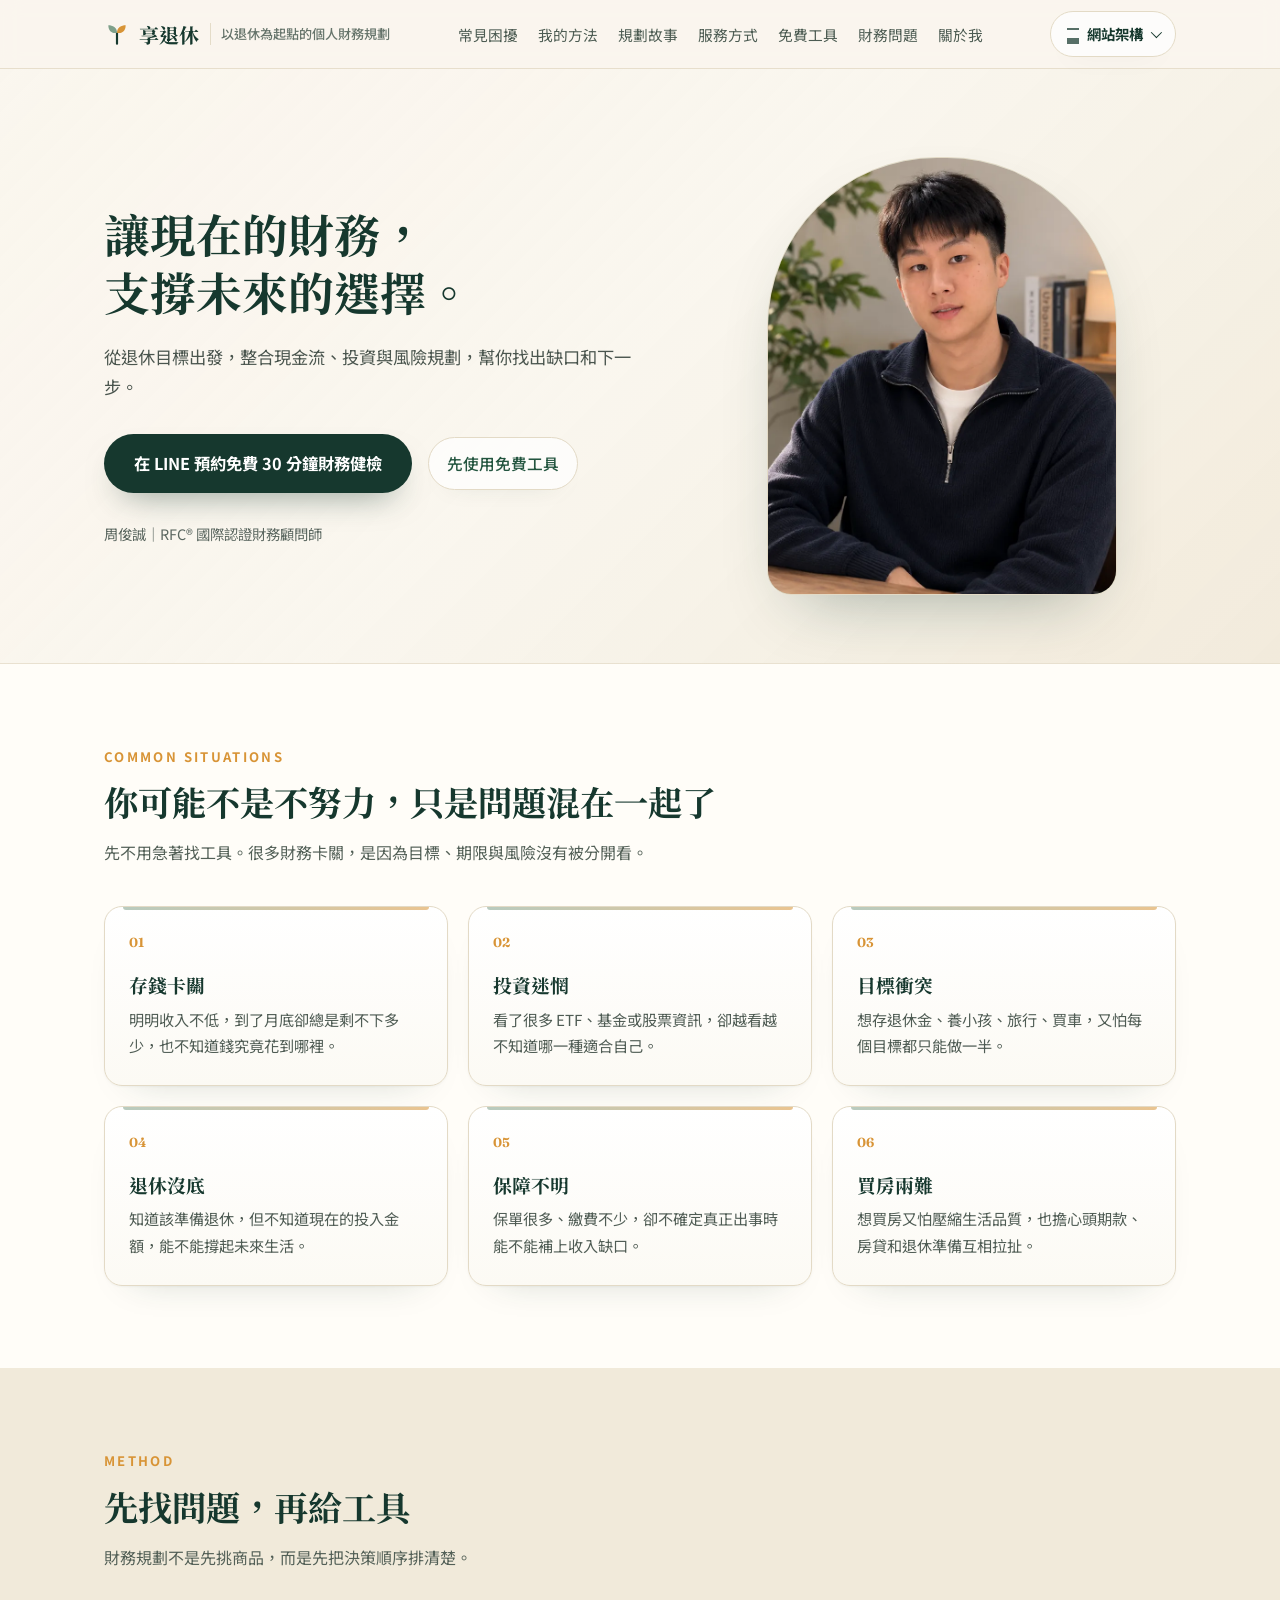
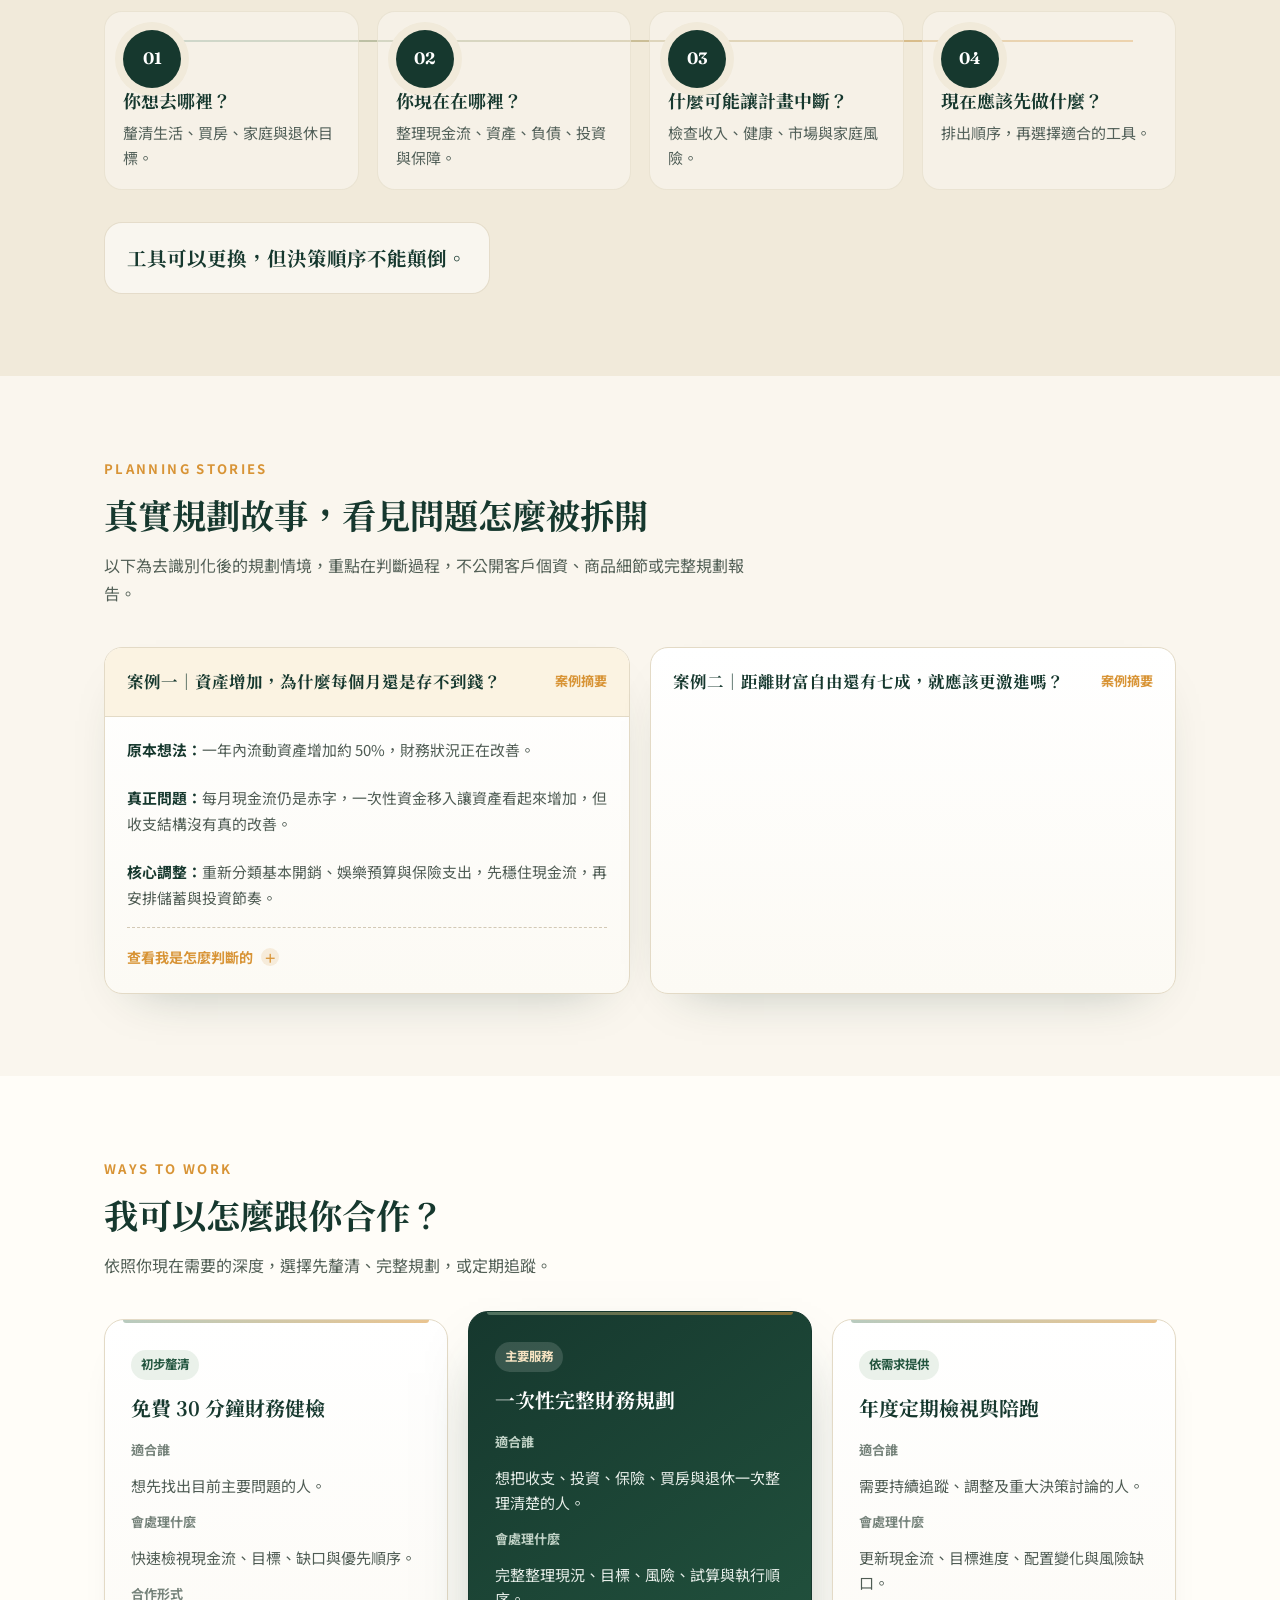
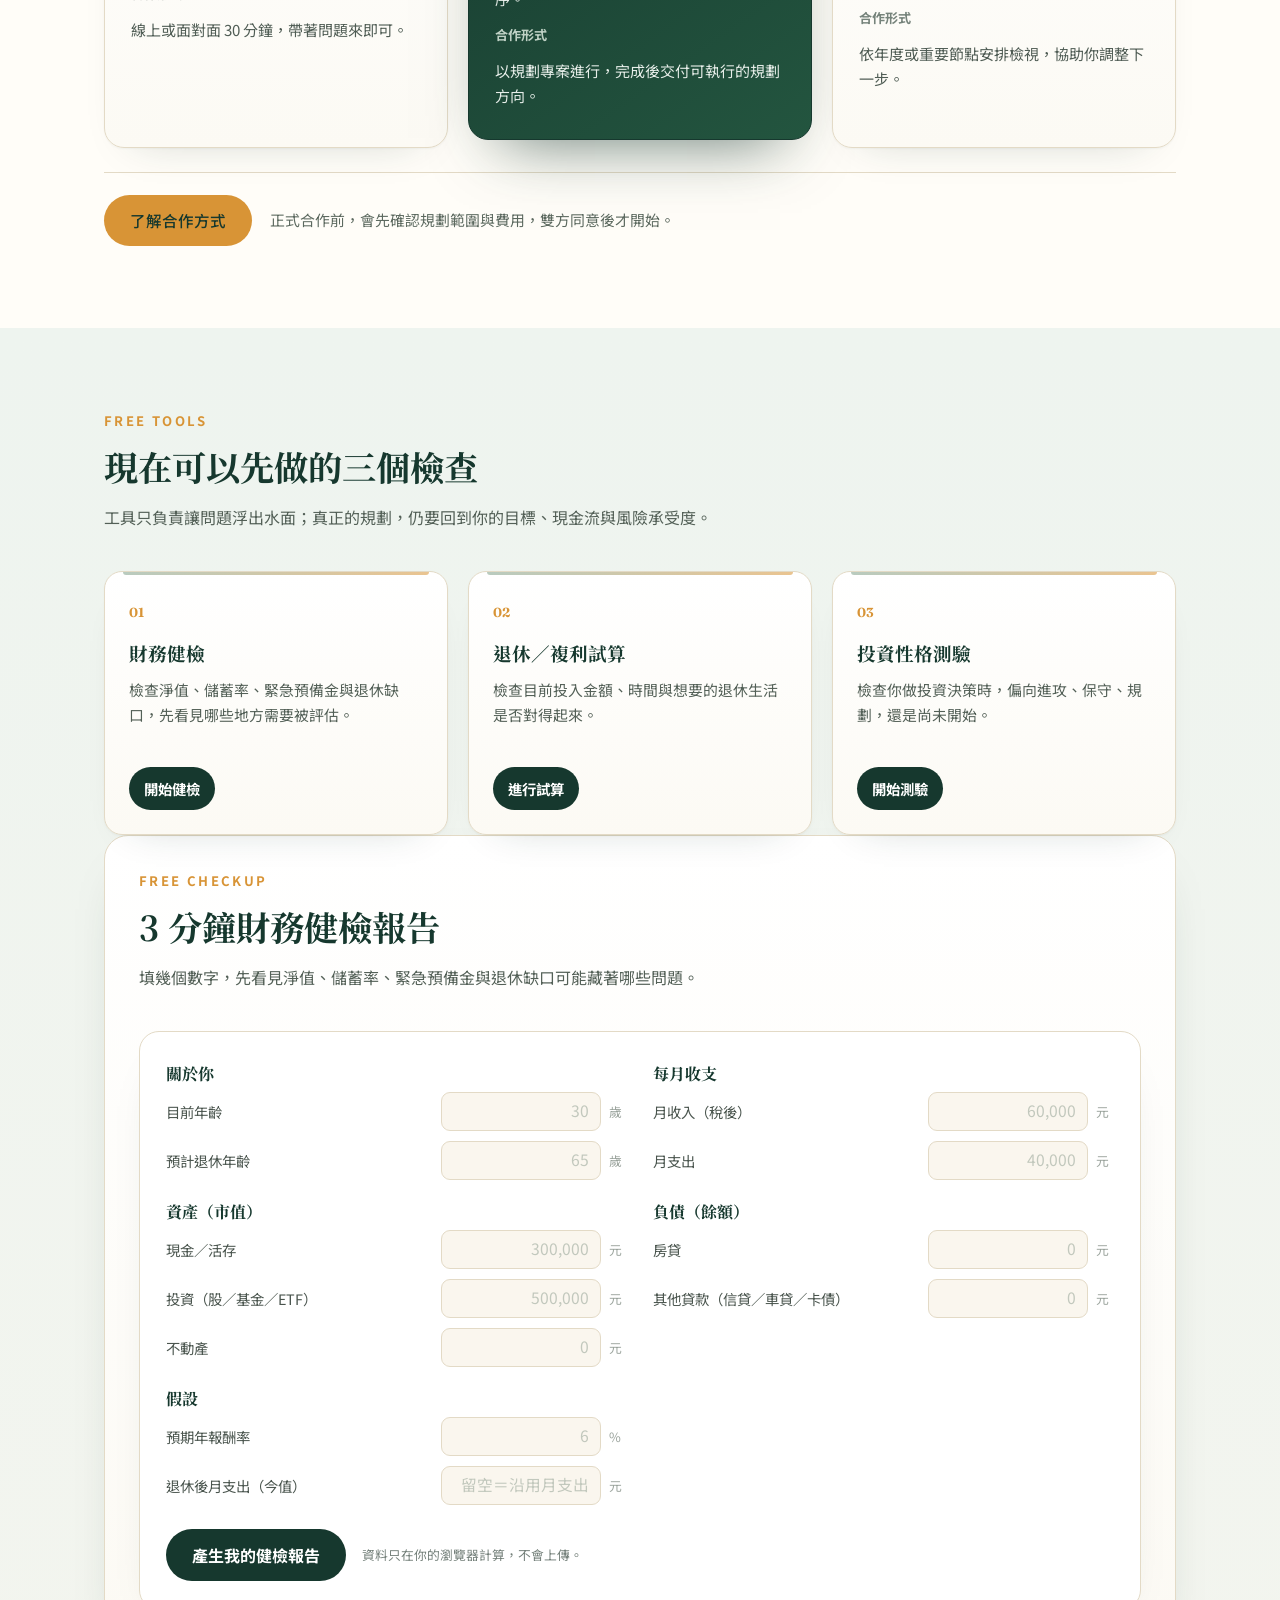
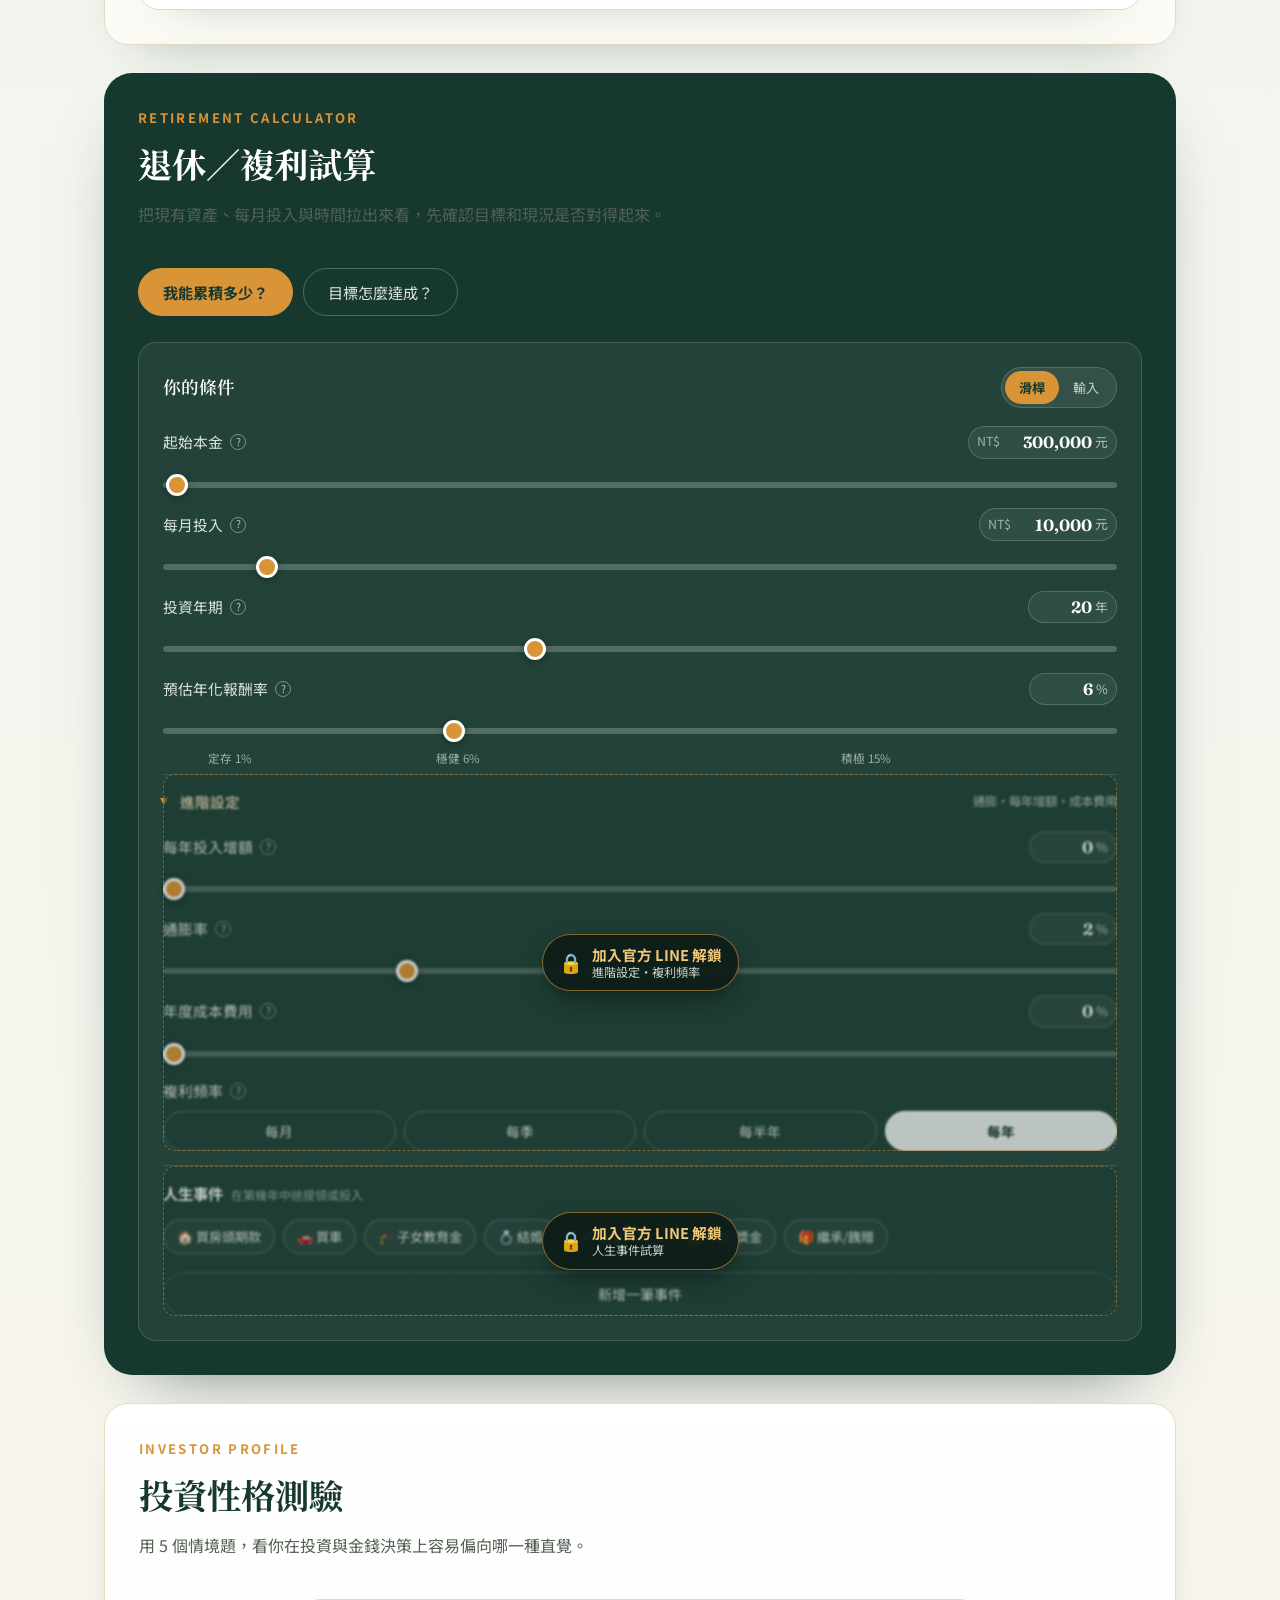
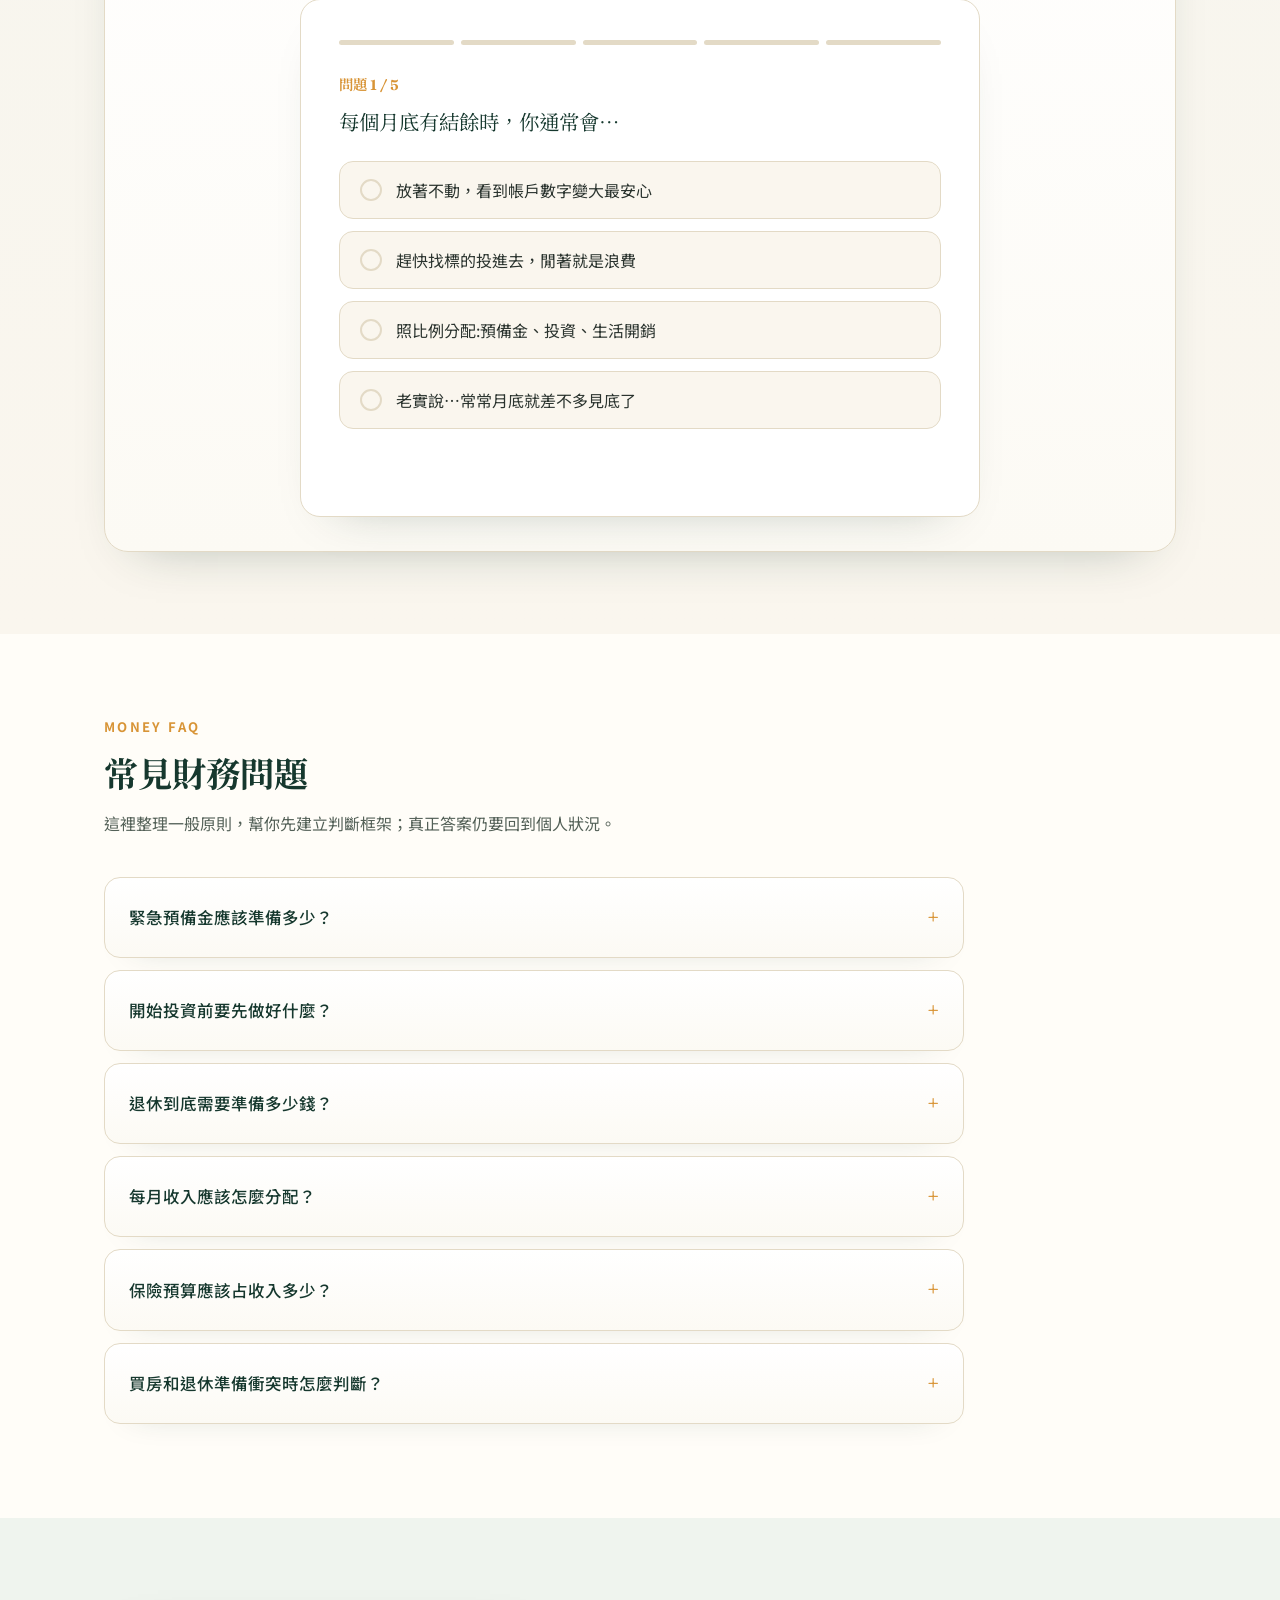
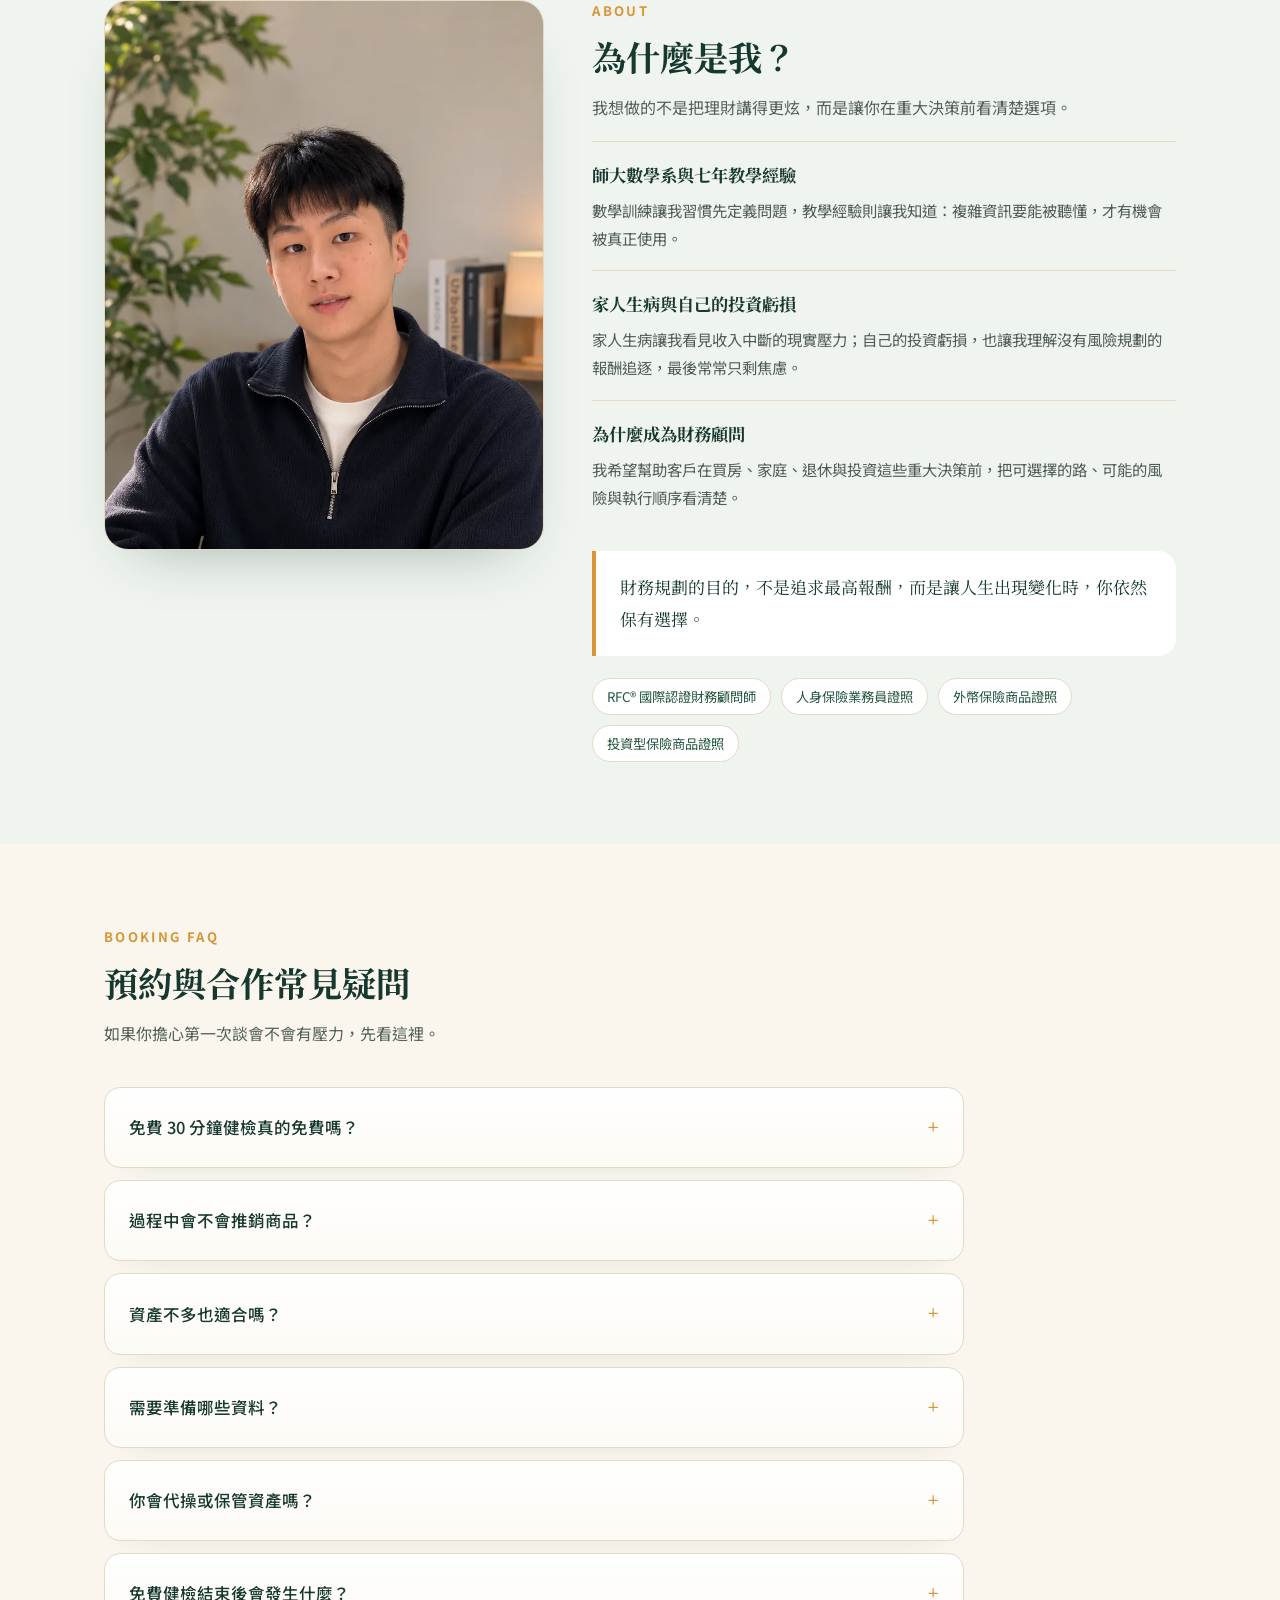
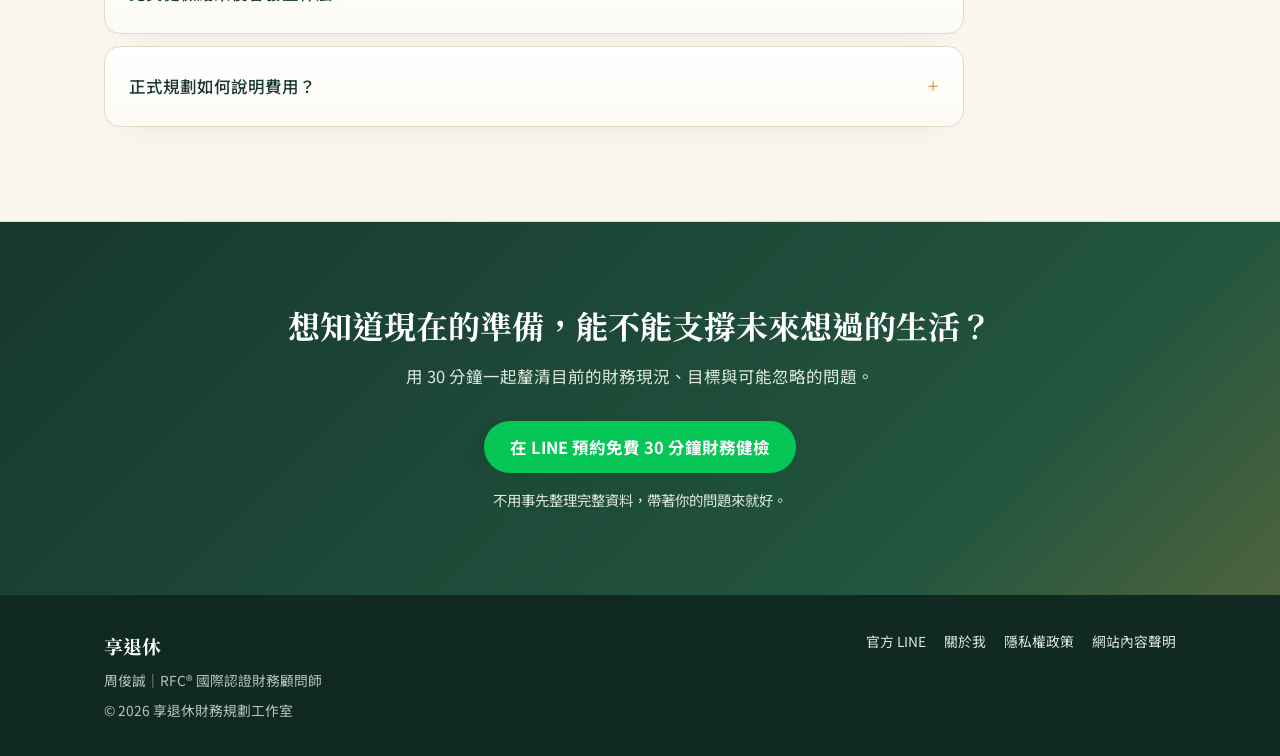
<file: index.html>
<!DOCTYPE html>
<html lang="zh-Hant">
<head>
<meta charset="UTF-8">
<meta name="viewport" content="width=device-width, initial-scale=1.0">
<title>享退休｜以退休為起點的個人財務規劃</title>
<meta name="description" content="享退休由 RFC® 國際認證財務顧問師周俊誠提供個人財務規劃，從退休目標出發，整合現金流、投資與風險規劃。">
<link rel="preconnect" href="https://fonts.googleapis.com">
<link rel="preconnect" href="https://fonts.gstatic.com" crossorigin>
<link href="https://fonts.googleapis.com/css2?family=Noto+Serif+TC:wght@500;600;700&amp;family=Noto+Sans+TC:wght@400;500;700&amp;family=Fraunces:opsz,wght@9..144,500;9..144,650&amp;display=swap" rel="stylesheet">
<link rel="stylesheet" href="css/styles.css">
</head>
<body class="home-redesign">

<div class="scroll-progress" id="scrollBar" aria-hidden="true"></div>

<header>
  <div class="wrap nav">
    <a class="logo" href="#top" aria-label="回到頁首">
      <svg class="seed" viewBox="0 0 24 24" fill="none" aria-hidden="true">
        <path d="M12 21V11" stroke="#16382E" stroke-width="2" stroke-linecap="round"/>
        <path d="M12 11C12 6 8 4 4 4c0 5 3 8 8 7Z" fill="#7FA08A"/>
        <path d="M12 11c0-5 4-7 8-7 0 5-3 8-8 7Z" fill="#D89436"/>
      </svg>
      <span class="logo-name">享退休</span>
      <span class="logo-subtitle">以退休為起點的個人財務規劃</span>
    </a>
    <ul class="nav-links">
      <li><a href="#pain">常見困擾</a></li>
      <li><a href="#method">我的方法</a></li>
      <li><a href="#stories">規劃故事</a></li>
      <li><a href="#services">服務方式</a></li>
      <li><a href="#tools">免費工具</a></li>
      <li><a href="#money-faq">財務問題</a></li>
      <li><a href="#about">關於我</a></li>
    </ul>
    <details class="site-map-menu">
      <summary>網站架構</summary>
      <div class="site-map-panel">
        <a href="#pain">客戶常見困擾</a>
        <a href="#method">我的方法</a>
        <a href="#stories">真實規劃故事</a>
        <a href="#services">服務方式</a>
        <a href="#tools">免費工具</a>
        <a href="#money-faq">常見財務問題</a>
        <a href="#about">關於我</a>
        <a href="#booking-faq">預約與合作疑問</a>
      </div>
    </details>
  </div>
</header>

<main id="top">

<!-- 1. Hero -->
<section class="hero hero-redesign" aria-labelledby="heroTitle">
  <div class="wrap hero-grid">
    <div class="hero-copy reveal">
      <h1 id="heroTitle">讓現在的財務，<br>支撐未來的選擇。</h1>
      <p class="lead">從退休目標出發，整合現金流、投資與風險規劃，幫你找出缺口和下一步。</p>
      <div class="hero-cta">
        <a class="btn btn-lg hero-cta-primary" href="https://line.me/R/ti/p/@453ubihw" target="_blank" rel="noopener">在 LINE 預約免費 30 分鐘財務健檢</a>
        <a class="hero-link hero-cta-secondary" href="#tools">先使用免費工具</a>
      </div>
      <p class="hero-id">
        <img class="hero-id-ava" src="picture-avatar.jpg" alt="財務顧問周俊誠" width="52" height="52" loading="lazy" decoding="async">
        <span>周俊誠｜RFC® 國際認證財務顧問師</span>
      </p>
    </div>
    <div class="portrait reveal">
      <div class="frame">
        <picture>
          <source srcset="picture.webp" type="image/webp">
          <img src="picture.jpg" alt="享退休財務顧問周俊誠本人專業形象照" width="340" height="425" fetchpriority="high" decoding="async">
        </picture>
      </div>
    </div>
  </div>
</section>

<!-- 2. 客戶常見困擾 -->
<section id="pain" class="pain-section">
  <div class="wrap">
    <div class="sec-head reveal">
      <span class="tag">COMMON SITUATIONS</span>
      <h2>你可能不是不努力，只是問題混在一起了</h2>
      <p>先不用急著找工具。很多財務卡關，是因為目標、期限與風險沒有被分開看。</p>
    </div>
    <div class="issue-grid">
      <article class="issue-card reveal">
        <span>01</span>
        <h3>存錢卡關</h3>
        <p>明明收入不低，到了月底卻總是剩不下多少，也不知道錢究竟花到哪裡。</p>
      </article>
      <article class="issue-card reveal">
        <span>02</span>
        <h3>投資迷惘</h3>
        <p>看了很多 ETF、基金或股票資訊，卻越看越不知道哪一種適合自己。</p>
      </article>
      <article class="issue-card reveal">
        <span>03</span>
        <h3>目標衝突</h3>
        <p>想存退休金、養小孩、旅行、買車，又怕每個目標都只能做一半。</p>
      </article>
      <article class="issue-card reveal">
        <span>04</span>
        <h3>退休沒底</h3>
        <p>知道該準備退休，但不知道現在的投入金額，能不能撐起未來生活。</p>
      </article>
      <article class="issue-card reveal">
        <span>05</span>
        <h3>保障不明</h3>
        <p>保單很多、繳費不少，卻不確定真正出事時能不能補上收入缺口。</p>
      </article>
      <article class="issue-card reveal">
        <span>06</span>
        <h3>買房兩難</h3>
        <p>想買房又怕壓縮生活品質，也擔心頭期款、房貸和退休準備互相拉扯。</p>
      </article>
    </div>
  </div>
</section>

<!-- 3. 我的方法 -->
<section id="method" class="method-section">
  <div class="wrap">
    <div class="sec-head reveal">
      <span class="tag">METHOD</span>
      <h2>先找問題，再給工具</h2>
      <p>財務規劃不是先挑商品，而是先把決策順序排清楚。</p>
    </div>
    <div class="method-flow">
      <article class="method-step reveal">
        <span class="step-no">01</span>
        <h3>你想去哪裡？</h3>
        <p>釐清生活、買房、家庭與退休目標。</p>
      </article>
      <article class="method-step reveal">
        <span class="step-no">02</span>
        <h3>你現在在哪裡？</h3>
        <p>整理現金流、資產、負債、投資與保障。</p>
      </article>
      <article class="method-step reveal">
        <span class="step-no">03</span>
        <h3>什麼可能讓計畫中斷？</h3>
        <p>檢查收入、健康、市場與家庭風險。</p>
      </article>
      <article class="method-step reveal">
        <span class="step-no">04</span>
        <h3>現在應該先做什麼？</h3>
        <p>排出順序，再選擇適合的工具。</p>
      </article>
    </div>
    <p class="method-note reveal">工具可以更換，但決策順序不能顛倒。</p>
  </div>
</section>

<!-- 4. 真實規劃故事 -->
<section id="stories" class="story-section">
  <div class="wrap">
    <div class="sec-head reveal">
      <span class="tag">PLANNING STORIES</span>
      <h2>真實規劃故事，看見問題怎麼被拆開</h2>
      <p>以下為去識別化後的規劃情境，重點在判斷過程，不公開客戶個資、商品細節或完整規劃報告。</p>
    </div>
    <div class="case-grid">
      <details class="case-card reveal" open>
        <summary>
          <span>案例一｜資產增加，為什麼每個月還是存不到錢？</span>
          <b>案例摘要</b>
        </summary>
        <div class="case-body">
          <div class="case-brief">
            <p><strong>原本想法：</strong>一年內流動資產增加約 50%，財務狀況正在改善。</p>
            <p><strong>真正問題：</strong>每月現金流仍是赤字，一次性資金移入讓資產看起來增加，但收支結構沒有真的改善。</p>
            <p><strong>核心調整：</strong>重新分類基本開銷、娛樂預算與保險支出，先穩住現金流，再安排儲蓄與投資節奏。</p>
          </div>
          <details class="case-more">
            <summary>查看我是怎麼判斷的</summary>
            <div class="case-more-body">
              <p><strong>判斷依據：</strong>檢視記帳紀錄後，發現多數月份處於負結餘；後幾個月生活開銷膨脹明顯。另有特定月份出現大額收入，確認後發現並非穩定工作收入，而是一次性資金移入。</p>
              <p><strong>處理順序：</strong>先拆解日常現金流，分出基本開銷、娛樂開銷與保險支出；再預留下年度已知保費預算，設定每月生活與娛樂支出的範圍，最後才安排年度投資節奏。</p>
              <p><strong>成果：</strong>客戶看得懂資金流向，也能在不過度犧牲生活品質的情況下持續累積資產。</p>
            </div>
          </details>
        </div>
      </details>
      <details class="case-card reveal">
        <summary>
          <span>案例二｜距離財富自由還有七成，就應該更激進嗎？</span>
          <b>案例摘要</b>
        </summary>
        <div class="case-body">
          <div class="case-brief">
            <p><strong>原本想法：</strong>距離目標還很遠，必須提高投資風險才能加快累積。</p>
            <p><strong>真正問題：</strong>目標優先順序尚未定義，安全資金、長期投資與不動產價值混在一起，保障也不足以承受投資中斷。</p>
            <p><strong>核心調整：</strong>分開安全資金與長期投資，把不動產納入整體配置，補足必要保障後，再重新設定投資風險。</p>
          </div>
          <details class="case-more">
            <summary>查看我是怎麼判斷的</summary>
            <div class="case-more-body">
              <p><strong>判斷依據：</strong>透過訪談發現，財務目標還沒有被排序成清楚的必要計畫，因此投資配置容易偏向激進，資金用途也沒有分層，對市場波動與人生風險的承受度被高估。</p>
              <p><strong>處理順序：</strong>先把財富自由目標轉成明確金額、時間與優先順序；再用資產配置區分激進投資部位、保守穩定成長部位與安全資金，並補上必要的人身保障。</p>
              <p><strong>成果：</strong>客戶不再只追求報酬率，而是用更完整、可持續的方式接近財富自由。</p>
            </div>
          </details>
        </div>
      </details>
    </div>
  </div>
</section>

<!-- 5. 服務方式 -->
<section id="services" class="service-section">
  <div class="wrap">
    <div class="sec-head reveal">
      <span class="tag">WAYS TO WORK</span>
      <h2>我可以怎麼跟你合作？</h2>
      <p>依照你現在需要的深度，選擇先釐清、完整規劃，或定期追蹤。</p>
    </div>
    <div class="service-grid">
      <article class="service-option reveal">
        <span class="service-label">初步釐清</span>
        <h3>免費 30 分鐘財務健檢</h3>
        <dl>
          <dt>適合誰</dt><dd>想先找出目前主要問題的人。</dd>
          <dt>會處理什麼</dt><dd>快速檢視現金流、目標、缺口與優先順序。</dd>
          <dt>合作形式</dt><dd>線上或面對面 30 分鐘，帶著問題來即可。</dd>
        </dl>
      </article>
      <article class="service-option main-service reveal">
        <span class="service-label">主要服務</span>
        <h3>一次性完整財務規劃</h3>
        <dl>
          <dt>適合誰</dt><dd>想把收支、投資、保險、買房與退休一次整理清楚的人。</dd>
          <dt>會處理什麼</dt><dd>完整整理現況、目標、風險、試算與執行順序。</dd>
          <dt>合作形式</dt><dd>以規劃專案進行，完成後交付可執行的規劃方向。</dd>
        </dl>
      </article>
      <article class="service-option reveal">
        <span class="service-label">依需求提供</span>
        <h3>年度定期檢視與陪跑</h3>
        <dl>
          <dt>適合誰</dt><dd>需要持續追蹤、調整及重大決策討論的人。</dd>
          <dt>會處理什麼</dt><dd>更新現金流、目標進度、配置變化與風險缺口。</dd>
          <dt>合作形式</dt><dd>依年度或重要節點安排檢視，協助你調整下一步。</dd>
        </dl>
      </article>
    </div>
    <div class="service-action reveal">
      <a class="btn honey" href="#booking-faq">了解合作方式</a>
      <p>正式合作前，會先確認規劃範圍與費用，雙方同意後才開始。</p>
    </div>
  </div>
</section>

<!-- 6. 免費工具 + 進階版解鎖 -->
<section id="tools" class="tools-section">
  <div class="wrap">
    <div class="sec-head reveal">
      <span class="tag">FREE TOOLS</span>
      <h2>現在可以先做的三個檢查</h2>
      <p>工具只負責讓問題浮出水面；真正的規劃，仍要回到你的目標、現金流與風險承受度。</p>
    </div>
    <div class="tool-card-grid">
      <article class="tool-card reveal">
        <span>01</span>
        <h3>財務健檢</h3>
        <p>檢查淨值、儲蓄率、緊急預備金與退休缺口，先看見哪些地方需要被評估。</p>
        <a href="#report">開始健檢</a>
      </article>
      <article class="tool-card reveal">
        <span>02</span>
        <h3>退休／複利試算</h3>
        <p>檢查目前投入金額、時間與想要的退休生活是否對得起來。</p>
        <a href="#calc">進行試算</a>
      </article>
      <article class="tool-card reveal">
        <span>03</span>
        <h3>投資性格測驗</h3>
        <p>檢查你做投資決策時，偏向進攻、保守、規劃，還是尚未開始。</p>
        <a href="#quiz">開始測驗</a>
      </article>
    </div>
    <div class="tool-workbench">
      <article id="report" class="tool-widget report-sec">
        <div class="sec-head reveal">
          <span class="tag">FREE CHECKUP</span>
          <h2>3 分鐘財務健檢報告</h2>
          <p>填幾個數字，先看見淨值、儲蓄率、緊急預備金與退休缺口可能藏著哪些問題。</p>
        </div>
        <form class="report-form reveal" id="reportForm" novalidate>
          <div class="rf-grid">
            <fieldset class="rf-set">
              <legend>關於你</legend>
              <label class="rf-field"><span>目前年齡</span><input id="rfAge" type="text" inputmode="numeric" placeholder="30"><i>歲</i></label>
              <label class="rf-field"><span>預計退休年齡</span><input id="rfRetire" type="text" inputmode="numeric" placeholder="65"><i>歲</i></label>
            </fieldset>
            <fieldset class="rf-set">
              <legend>每月收支</legend>
              <label class="rf-field"><span>月收入（稅後）</span><input id="rfIncome" type="text" inputmode="numeric" placeholder="60,000"><i>元</i></label>
              <label class="rf-field"><span>月支出</span><input id="rfExpense" type="text" inputmode="numeric" placeholder="40,000"><i>元</i></label>
            </fieldset>
            <fieldset class="rf-set">
              <legend>資產（市值）</legend>
              <label class="rf-field"><span>現金／活存</span><input id="rfCash" type="text" inputmode="numeric" placeholder="300,000"><i>元</i></label>
              <label class="rf-field"><span>投資（股／基金／ETF）</span><input id="rfInvest" type="text" inputmode="numeric" placeholder="500,000"><i>元</i></label>
              <label class="rf-field"><span>不動產</span><input id="rfRealty" type="text" inputmode="numeric" placeholder="0"><i>元</i></label>
            </fieldset>
            <fieldset class="rf-set">
              <legend>負債（餘額）</legend>
              <label class="rf-field"><span>房貸</span><input id="rfMortgage" type="text" inputmode="numeric" placeholder="0"><i>元</i></label>
              <label class="rf-field"><span>其他貸款（信貸／車貸／卡債）</span><input id="rfDebt" type="text" inputmode="numeric" placeholder="0"><i>元</i></label>
            </fieldset>
            <fieldset class="rf-set">
              <legend>假設</legend>
              <label class="rf-field"><span>預期年報酬率</span><input id="rfRate" type="text" inputmode="decimal" placeholder="6"><i>%</i></label>
              <label class="rf-field"><span>退休後月支出（今值）</span><input id="rfRetireExp" type="text" inputmode="numeric" placeholder="留空＝沿用月支出"><i>元</i></label>
            </fieldset>
          </div>
          <div class="rf-foot">
            <button type="submit" class="rf-go">產生我的健檢報告</button>
            <span class="rf-priv">資料只在你的瀏覽器計算，不會上傳。</span>
          </div>
        </form>
      </article>

      <article class="calc-sec calc-widget" id="calc">
        <span class="anchor-point" id="calculator" aria-hidden="true"></span>
        <div class="sec-head reveal">
          <span class="tag">RETIREMENT CALCULATOR</span>
          <h2>退休／複利試算</h2>
          <p>把現有資產、每月投入與時間拉出來看，先確認目標和現況是否對得起來。</p>
        </div>
        <div class="calc-tabs reveal" role="tablist" aria-label="試算模式">
          <button class="tab" role="tab" aria-selected="true" data-mode="forward">我能累積多少？</button>
          <button class="tab" role="tab" aria-selected="false" data-mode="goal">目標怎麼達成？</button>
        </div>

        <div class="calc-grid result-pending">
          <div class="calc-panel" id="calcPanel" data-io="slider">
            <div class="panel-head">
              <span class="panel-title">你的條件</span>
              <div class="io-toggle" role="group" aria-label="輸入方式">
                <button type="button" data-io="slider" aria-pressed="true">滑桿</button>
                <button type="button" data-io="input" aria-pressed="false">輸入</button>
              </div>
            </div>
            <div id="forwardFields"></div>
            <div id="goalFields" class="hide"></div>
            <details class="adv">
              <summary>進階設定 <i>通膨・每年增額・成本費用</i></summary>
              <div class="adv-body" id="advFields"></div>
              <div class="compound-freq">
                <span class="cf-label">複利頻率
                  <span class="info" tabindex="0" role="img" aria-label="多久結算一次利息。結算越頻繁，長期成長略快。每月最貼近定期定額的實際情況。" data-tip="多久結算一次利息。結算越頻繁，長期成長略快。每月最貼近定期定額的實際情況。">?</span>
                </span>
                <div class="seg" id="compoundFreq" role="group" aria-label="複利頻率">
                  <button type="button" data-cm="1" aria-pressed="false">每月</button>
                  <button type="button" data-cm="3" aria-pressed="false">每季</button>
                  <button type="button" data-cm="6" aria-pressed="false">每半年</button>
                  <button type="button" data-cm="12" aria-pressed="true">每年</button>
                </div>
              </div>
            </details>
            <div class="events" id="eventsWrap">
              <div class="events-head">
                <b>人生事件</b>
                <i>在第幾年中途提領或投入</i>
              </div>
              <div class="chips" id="eventChips"></div>
              <div id="eventList"></div>
              <button type="button" class="add-event" id="addEvent">新增一筆事件</button>
            </div>
          </div>

          <div class="result-stage">
            <div class="stage-drag" id="stageDrag" role="button" tabindex="0" aria-label="拖動即時檢視，可移到想要的位置" title="拖動可移動位置；連點兩下回到頂端"><span class="grip"></span></div>
            <button class="stage-zoom" id="stageZoom" type="button" aria-label="放大即時檢視" aria-pressed="false" title="放大檢視">
              <svg class="zi-in" viewBox="0 0 24 24" width="15" height="15" aria-hidden="true"><path d="M4 9V4h5M20 9V4h-5M4 15v5h5M20 15v5h-5" fill="none" stroke="currentColor" stroke-width="2" stroke-linecap="round" stroke-linejoin="round"/></svg>
              <svg class="zi-out" viewBox="0 0 24 24" width="15" height="15" aria-hidden="true"><path d="M9 4v5H4M15 4v5h5M9 20v-5H4M15 20v-5h5" fill="none" stroke="currentColor" stroke-width="2" stroke-linecap="round" stroke-linejoin="round"/></svg>
            </button>
            <button class="stage-close" id="stageClose" type="button" aria-label="把即時檢視收到右側" title="收到右側">✕</button>
            <div id="resForward">
              <div class="headline">
                <span>資產終值（名目）</span>
                <b id="totalOut">—</b>
                <span class="real-sub hide" id="realSub"></span>
                <span class="mini-kpi" id="miniKpi"></span>
              </div>
            </div>
            <div class="answer hide" id="resGoal">
              <span id="ansLabel">要達成目標，你每月需要投入</span>
              <b id="ansValue">NT$ 12,345</b>
              <span class="sub" id="ansSub"></span>
            </div>
            <div class="chart-box">
              <div class="chart-tools">
                <label class="ck"><input type="checkbox" id="ckPaid" checked> 投入本金線</label>
                <label class="ck"><input type="checkbox" id="ckReal"> 通膨後實質購買力</label>
                <button type="button" id="numToggle" class="num-toggle" aria-pressed="false" aria-label="切換金額顯示方式：精確數字或概數">精確數字</button>
                <button type="button" id="shareBtn" class="share-btn" aria-label="複製目前試算條件的分享連結">分享連結</button>
                <button type="button" id="exportBtn" class="export-btn" aria-label="把目前的試算結果與圖表匯出成圖片">匯出圖片</button>
              </div>
              <div class="chart-host" id="chartHost">
                <svg id="chart" viewBox="0 0 640 300" role="img" aria-label="資產成長曲線圖"></svg>
                <div class="tip hide" id="chartTip"></div>
              </div>
            </div>
            <div class="calc-chart-cta">
              <p><b>這只是數學試算。</b>真實狀況可不可行，還要看現金流、保障、風險與目標怎麼互相影響。</p>
              <a href="https://line.me/R/ti/p/@453ubihw" target="_blank" rel="noopener">帶著結果到 LINE 討論</a>
            </div>
          </div>

          <div class="result-detail" id="fwdDetail">
            <div class="result-nums">
              <div class="box"><span>你總共投入</span><b id="totalIn">—</b></div>
              <div class="box gain"><span>複利為你賺進</span><b id="totalGain">—</b></div>
            </div>
            <div class="compo" id="compoBar"></div>
            <div class="evstat hide" id="evStat"></div>
            <div class="warn hide" id="warnBox"></div>
            <div class="delay-cost hide" id="delayCost">
              <span class="ic" aria-hidden="true"></span>
              <p id="delayText"></p>
            </div>
          </div>

          <details class="table-wrap">
            <summary>逐年明細表</summary>
            <div class="table-scroll">
              <table id="yearTable"></table>
            </div>
          </details>

          <p class="calc-foot">＊複利頻率可自選，並可選擇納入通膨、每年增額與成本費用。此工具僅為數學試算，不代表任何商品之實際報酬，投資必有風險。</p>
        </div>
      </article>

      <article class="quiz-sec tool-widget" id="quiz">
        <div class="sec-head reveal">
          <span class="tag">INVESTOR PROFILE</span>
          <h2>投資性格測驗</h2>
          <p>用 5 個情境題，看你在投資與金錢決策上容易偏向哪一種直覺。</p>
        </div>
        <div class="quiz-card reveal">
          <div class="quiz-progress" id="quizProgress" aria-hidden="true"></div>
          <div id="quizBody" aria-live="polite"></div>
        </div>
      </article>
    </div>
  </div>
</section>

<!-- 7. 常見財務問題 -->
<section id="money-faq" class="money-faq-section">
  <div class="wrap">
    <div class="sec-head reveal">
      <span class="tag">MONEY FAQ</span>
      <h2>常見財務問題</h2>
      <p>這裡整理一般原則，幫你先建立判斷框架；真正答案仍要回到個人狀況。</p>
    </div>
    <div class="faq knowledge-faq reveal">
      <details>
        <summary>緊急預備金應該準備多少？</summary>
        <div class="a money-answer">
          <b>一般原則</b><p>多數人可先以 3 到 6 個月生活費為目標。</p>
          <b>影響變數</b><p>收入穩定度、家庭責任、醫療風險、是否有房貸或接案收入。</p>
          <b>你需要檢查</b><p>如果收入中斷，你可以維持多久不動用投資或借貸。</p>
        </div>
      </details>
      <details>
        <summary>開始投資前要先做好什麼？</summary>
        <div class="a money-answer">
          <b>一般原則</b><p>先確認現金流、預備金與基本保障，再談投資工具。</p>
          <b>影響變數</b><p>投資期限、可承受虧損、近期是否有買房、結婚或育兒支出。</p>
          <b>你需要檢查</b><p>這筆錢若短期下跌，你是否仍能照顧生活與既定目標。</p>
        </div>
      </details>
      <details>
        <summary>退休到底需要準備多少錢？</summary>
        <div class="a money-answer">
          <b>一般原則</b><p>可先用退休後年支出乘以 25，做為粗略起點。</p>
          <b>影響變數</b><p>退休年齡、壽命假設、通膨、醫療支出、勞保勞退與房產現金流。</p>
          <b>你需要檢查</b><p>目前資產與每月投入，能否在預定退休時間前補上差距。</p>
        </div>
      </details>
      <details>
        <summary>每月收入應該怎麼分配？</summary>
        <div class="a money-answer">
          <b>一般原則</b><p>先分出必要支出、預備金、長期投資與彈性花費。</p>
          <b>影響變數</b><p>收入高低、家庭人數、房貸比例、是否有短期重大支出。</p>
          <b>你需要檢查</b><p>每一筆錢是否有明確任務，而不是全部混在同一個帳戶。</p>
        </div>
      </details>
      <details>
        <summary>保險預算應該占收入多少？</summary>
        <div class="a money-answer">
          <b>一般原則</b><p>保險不是買越多越好，而是用合理成本轉移無法承受的風險。</p>
          <b>影響變數</b><p>年齡、家庭責任、房貸、收入來源、既有保單與公司福利。</p>
          <b>你需要檢查</b><p>發生疾病、失能或身故時，保障能不能補上現金流缺口。</p>
        </div>
      </details>
      <details>
        <summary>買房和退休準備衝突時怎麼判斷？</summary>
        <div class="a money-answer">
          <b>一般原則</b><p>先看房貸壓力是否壓縮預備金與退休投入，再談房價承受度。</p>
          <b>影響變數</b><p>頭期款來源、貸款年限、利率變動、家庭支出與職涯穩定度。</p>
          <b>你需要檢查</b><p>買房後，每月是否仍能維持必要儲蓄與長期投資。</p>
        </div>
      </details>
    </div>
  </div>
</section>

<!-- 8. 關於我 -->
<section id="about" class="about-section">
  <div class="wrap about-grid">
    <div class="about-photo reveal">
      <picture>
        <source srcset="picture.webp" type="image/webp">
        <img src="picture.jpg" alt="財務顧問周俊誠" loading="lazy" decoding="async">
      </picture>
    </div>
    <div class="about-copy reveal">
      <div class="sec-head">
        <span class="tag">ABOUT</span>
        <h2>為什麼是我？</h2>
        <p>我想做的不是把理財講得更炫，而是讓你在重大決策前看清楚選項。</p>
      </div>
      <div class="about-story">
        <h3>師大數學系與七年教學經驗</h3>
        <p>數學訓練讓我習慣先定義問題，教學經驗則讓我知道：複雜資訊要能被聽懂，才有機會被真正使用。</p>
      </div>
      <div class="about-story">
        <h3>家人生病與自己的投資虧損</h3>
        <p>家人生病讓我看見收入中斷的現實壓力；自己的投資虧損，也讓我理解沒有風險規劃的報酬追逐，最後常常只剩焦慮。</p>
      </div>
      <div class="about-story">
        <h3>為什麼成為財務顧問</h3>
        <p>我希望幫助客戶在買房、家庭、退休與投資這些重大決策前，把可選擇的路、可能的風險與執行順序看清楚。</p>
      </div>
      <blockquote class="pull-quote">財務規劃的目的，不是追求最高報酬，而是讓人生出現變化時，你依然保有選擇。</blockquote>
      <div class="creds">
        <span>RFC® 國際認證財務顧問師</span>
        <span>人身保險業務員證照</span>
        <span>外幣保險商品證照</span>
        <span>投資型保險商品證照</span>
      </div>
    </div>
  </div>
</section>

<!-- 9. 預約與合作常見疑問 -->
<section id="booking-faq" class="booking-faq-section">
  <div class="wrap">
    <div class="sec-head reveal">
      <span class="tag">BOOKING FAQ</span>
      <h2>預約與合作常見疑問</h2>
      <p>如果你擔心第一次談會不會有壓力，先看這裡。</p>
    </div>
    <div class="faq booking-faq reveal">
      <details>
        <summary>免費 30 分鐘健檢真的免費嗎？</summary>
        <div class="a">是，首次 30 分鐘財務健檢不收費。目的只是先釐清你目前最主要的問題與下一步。</div>
      </details>
      <details>
        <summary>過程中會不會推銷商品？</summary>
        <div class="a">不會一開始就推商品。若後續規劃真的需要工具，我會先說明原因、選項與限制，再由你決定。</div>
      </details>
      <details>
        <summary>資產不多也適合嗎？</summary>
        <div class="a">適合。越早把現金流、預備金與目標順序整理好，後面越不容易繞遠路。</div>
      </details>
      <details>
        <summary>需要準備哪些資料？</summary>
        <div class="a">第一次不用整理完整資料。能大概知道收入、支出、資產、負債與目前最想問的問題即可。</div>
      </details>
      <details>
        <summary>你會代操或保管資產嗎？</summary>
        <div class="a">不會。我不代操，也不保管你的資產。你的錢仍在你自己的帳戶裡，決定權也在你手上。</div>
      </details>
      <details>
        <summary>免費健檢結束後會發生什麼？</summary>
        <div class="a">我會整理你目前最需要先處理的重點。若你需要完整規劃，再討論合作範圍。</div>
      </details>
      <details>
        <summary>正式規劃如何說明費用？</summary>
        <div class="a">正式合作前會先確認範圍、交付內容與費用。你清楚理解並同意後，才會開始規劃。</div>
      </details>
    </div>
  </div>
</section>

<!-- 10. 最終 LINE CTA -->
<section class="cta-final" id="contact">
  <div class="wrap cta-inner reveal">
    <h2>想知道現在的準備，能不能支撐未來想過的生活？</h2>
    <p>用 30 分鐘一起釐清目前的財務現況、目標與可能忽略的問題。</p>
    <div class="cta-row">
      <a class="line-btn" href="https://line.me/R/ti/p/@453ubihw" target="_blank" rel="noopener">在 LINE 預約免費 30 分鐘財務健檢</a>
    </div>
    <p class="cta-note">不用事先整理完整資料，帶著你的問題來就好。</p>
  </div>
</section>

</main>

<!-- 11. Footer -->
<footer id="site-footer">
  <div class="wrap footer-grid">
    <div class="footer-brand">
      <strong>享退休</strong>
      <span>周俊誠｜RFC® 國際認證財務顧問師</span>
      <span>© 2026 享退休財務規劃工作室</span>
    </div>
    <nav class="footer-links" aria-label="頁尾連結">
      <a href="https://line.me/R/ti/p/@453ubihw" target="_blank" rel="noopener">官方 LINE</a>
      <a href="#about">關於我</a>
      <details>
        <summary>隱私權政策</summary>
        <p>本網站工具資料皆於瀏覽器內計算；若透過 LINE 聯繫，相關個人資料將僅用於回覆諮詢與合作溝通。</p>
      </details>
      <details>
        <summary>網站內容聲明</summary>
        <p>本網站內容僅供教育與參考，不構成投資、保險、稅務或法律建議。任何財務決策請依個人狀況審慎評估。</p>
      </details>
    </nav>
  </div>
</footer>

<a class="fab" id="fab" href="https://line.me/R/ti/p/@453ubihw" target="_blank" rel="noopener" aria-label="加官方 LINE 免費諮詢">
  <span class="pulse-ring" aria-hidden="true"></span>免費諮詢
</a>

<!-- 共用工具 -->
<script src="js/utils.js"></script>
<!-- 複利試算機 -->
<script src="js/calc-data.js"></script>
<script src="js/calc-fields.js"></script>
<script src="js/calc-events.js"></script>
<script src="js/calc-engine.js"></script>
<script src="js/calc-chart.js"></script>
<script src="js/calc-render.js"></script>
<script src="js/share.js"></script>
<script src="js/unlock.js"></script>
<script src="js/report.js"></script>
<!-- 其他互動 -->
<script src="js/quiz.js"></script>
<script src="js/strategies.js"></script>
<script src="js/quotes.js"></script>
<script src="js/site.js"></script>
<script src="js/stage-drag.js"></script>
</body>
</html>
</file>
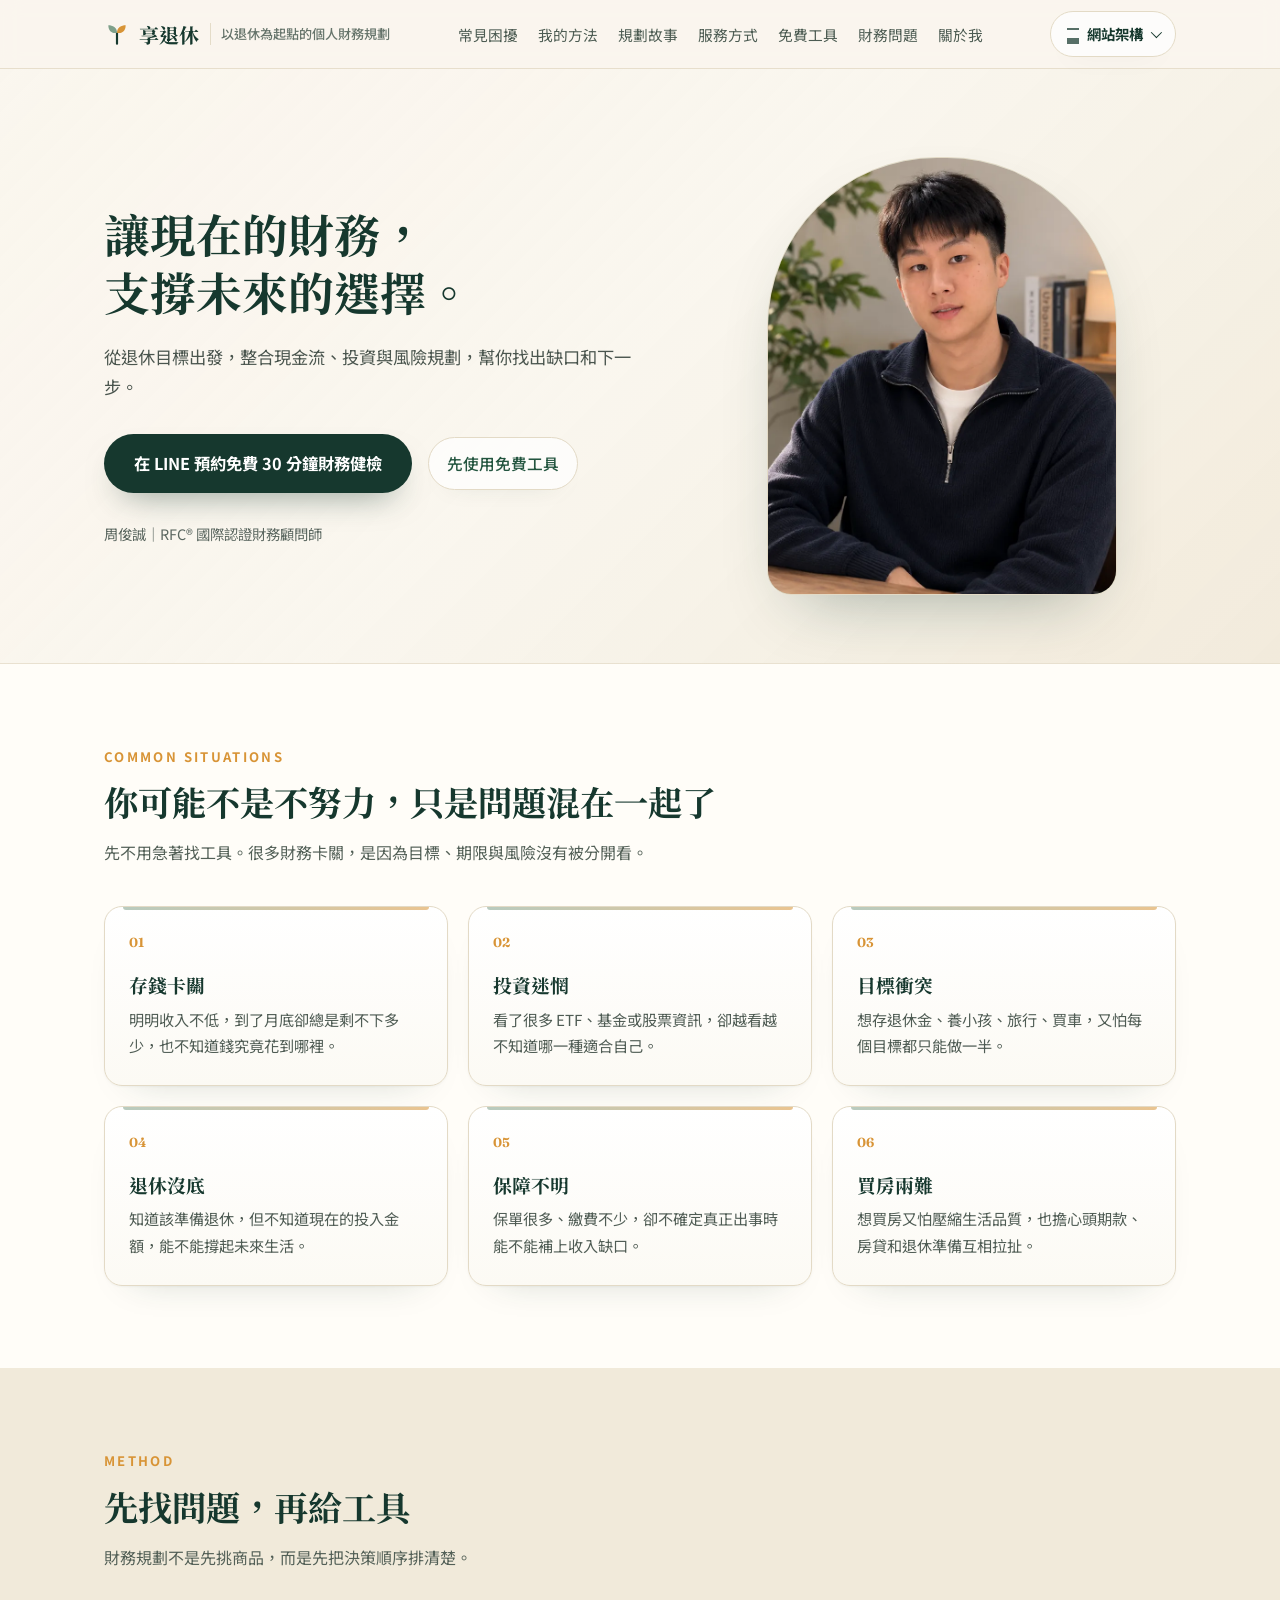
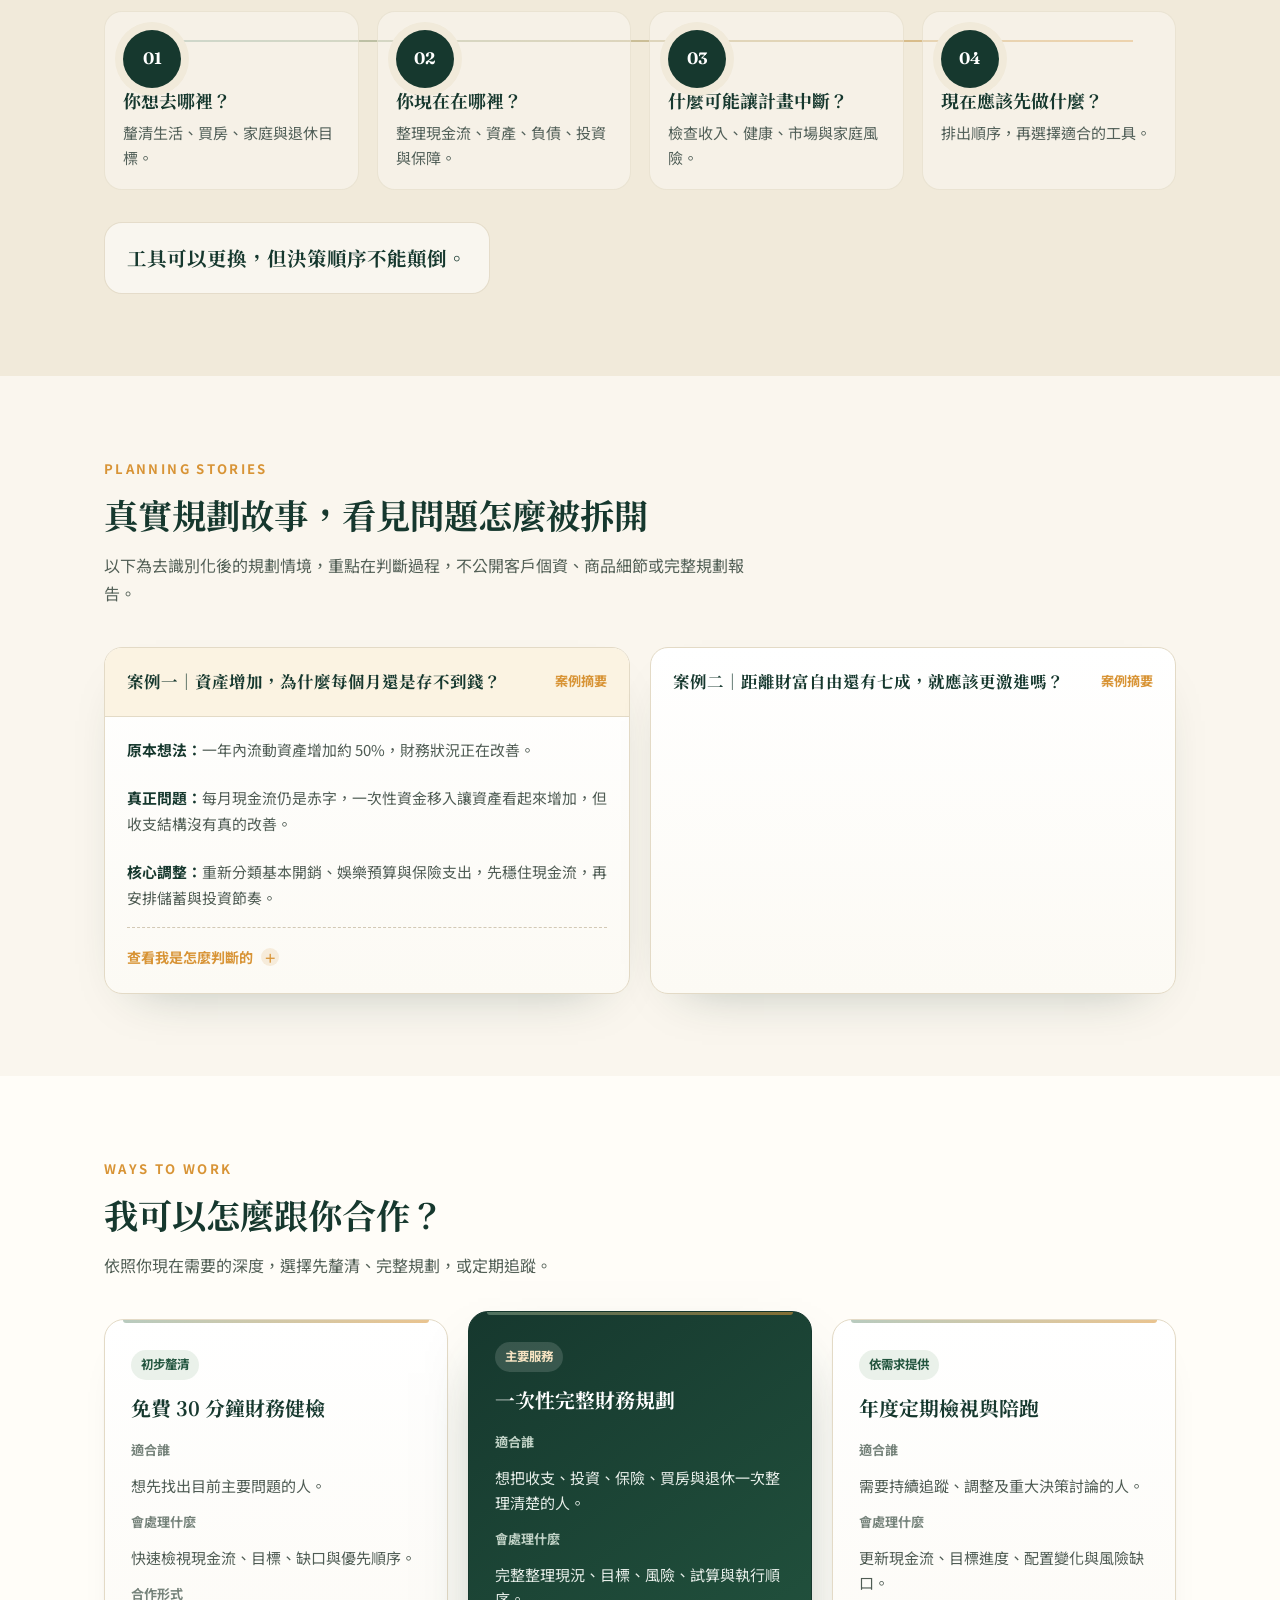
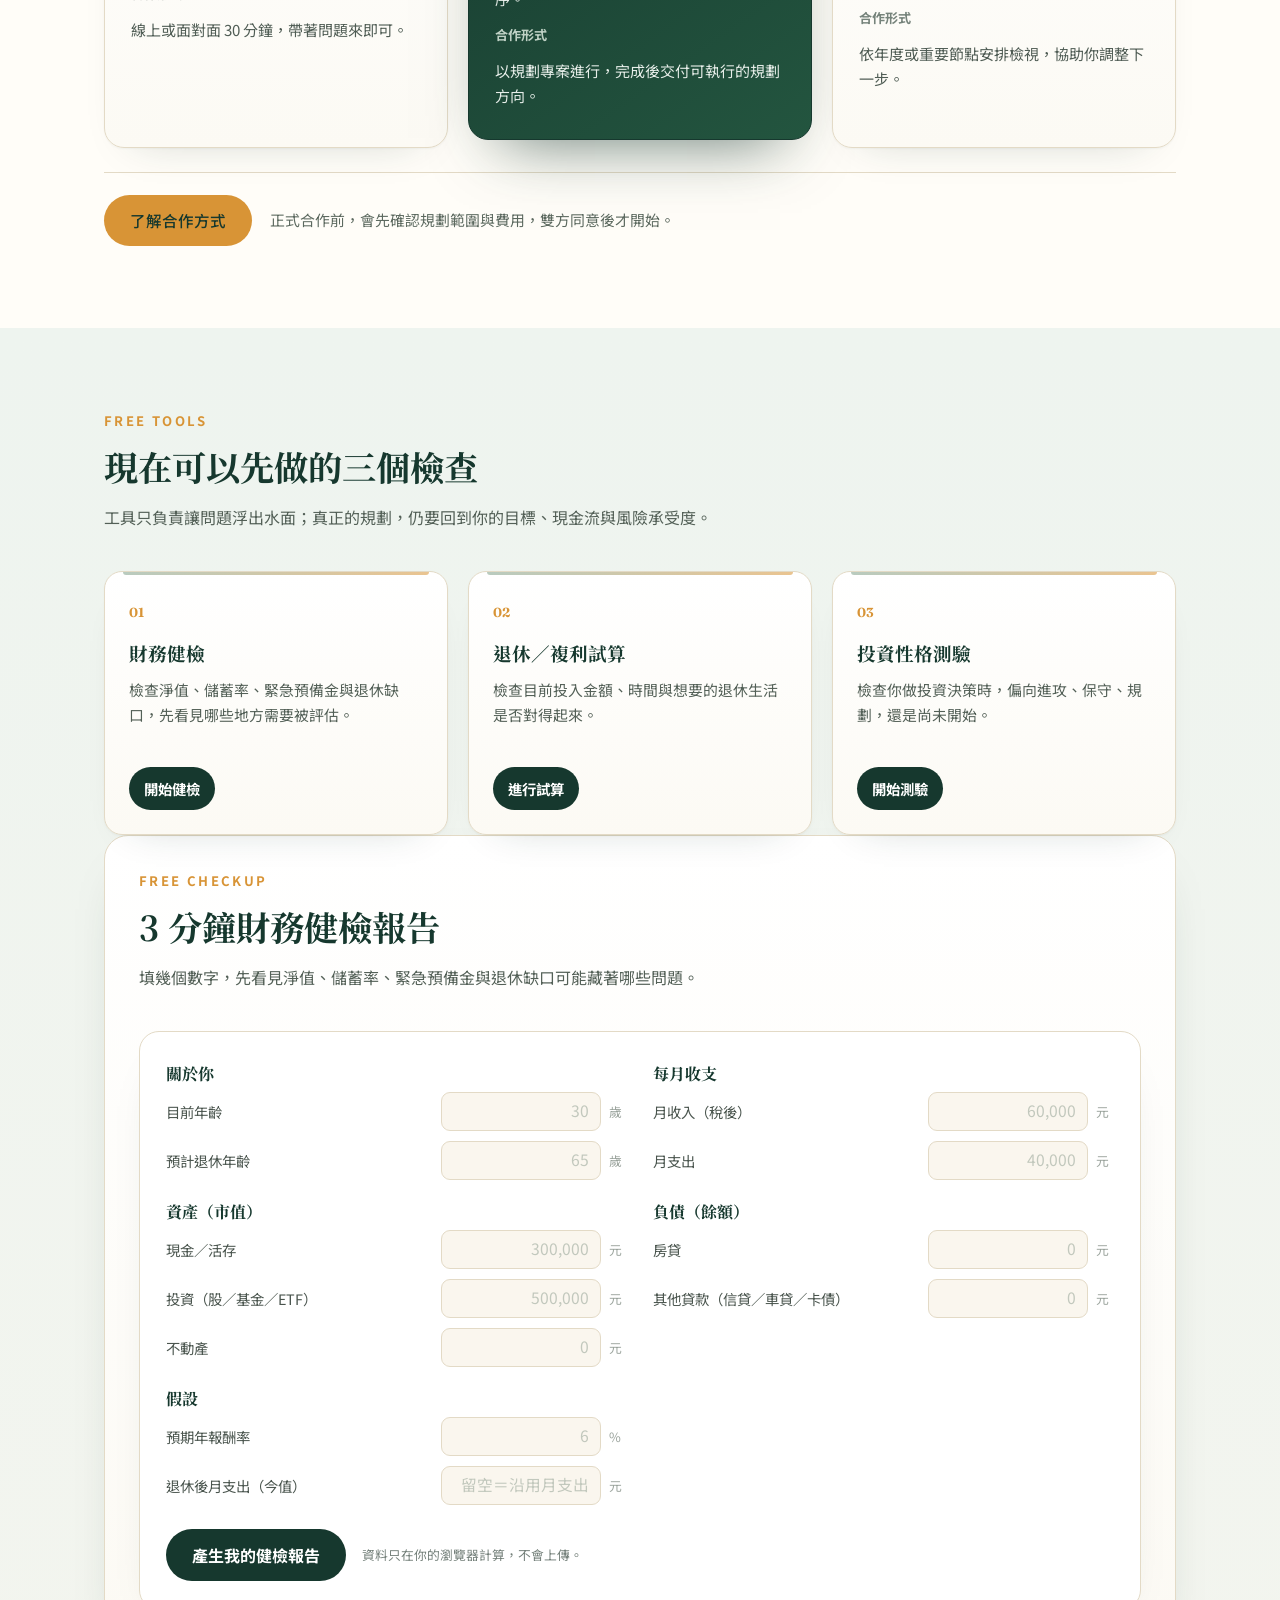
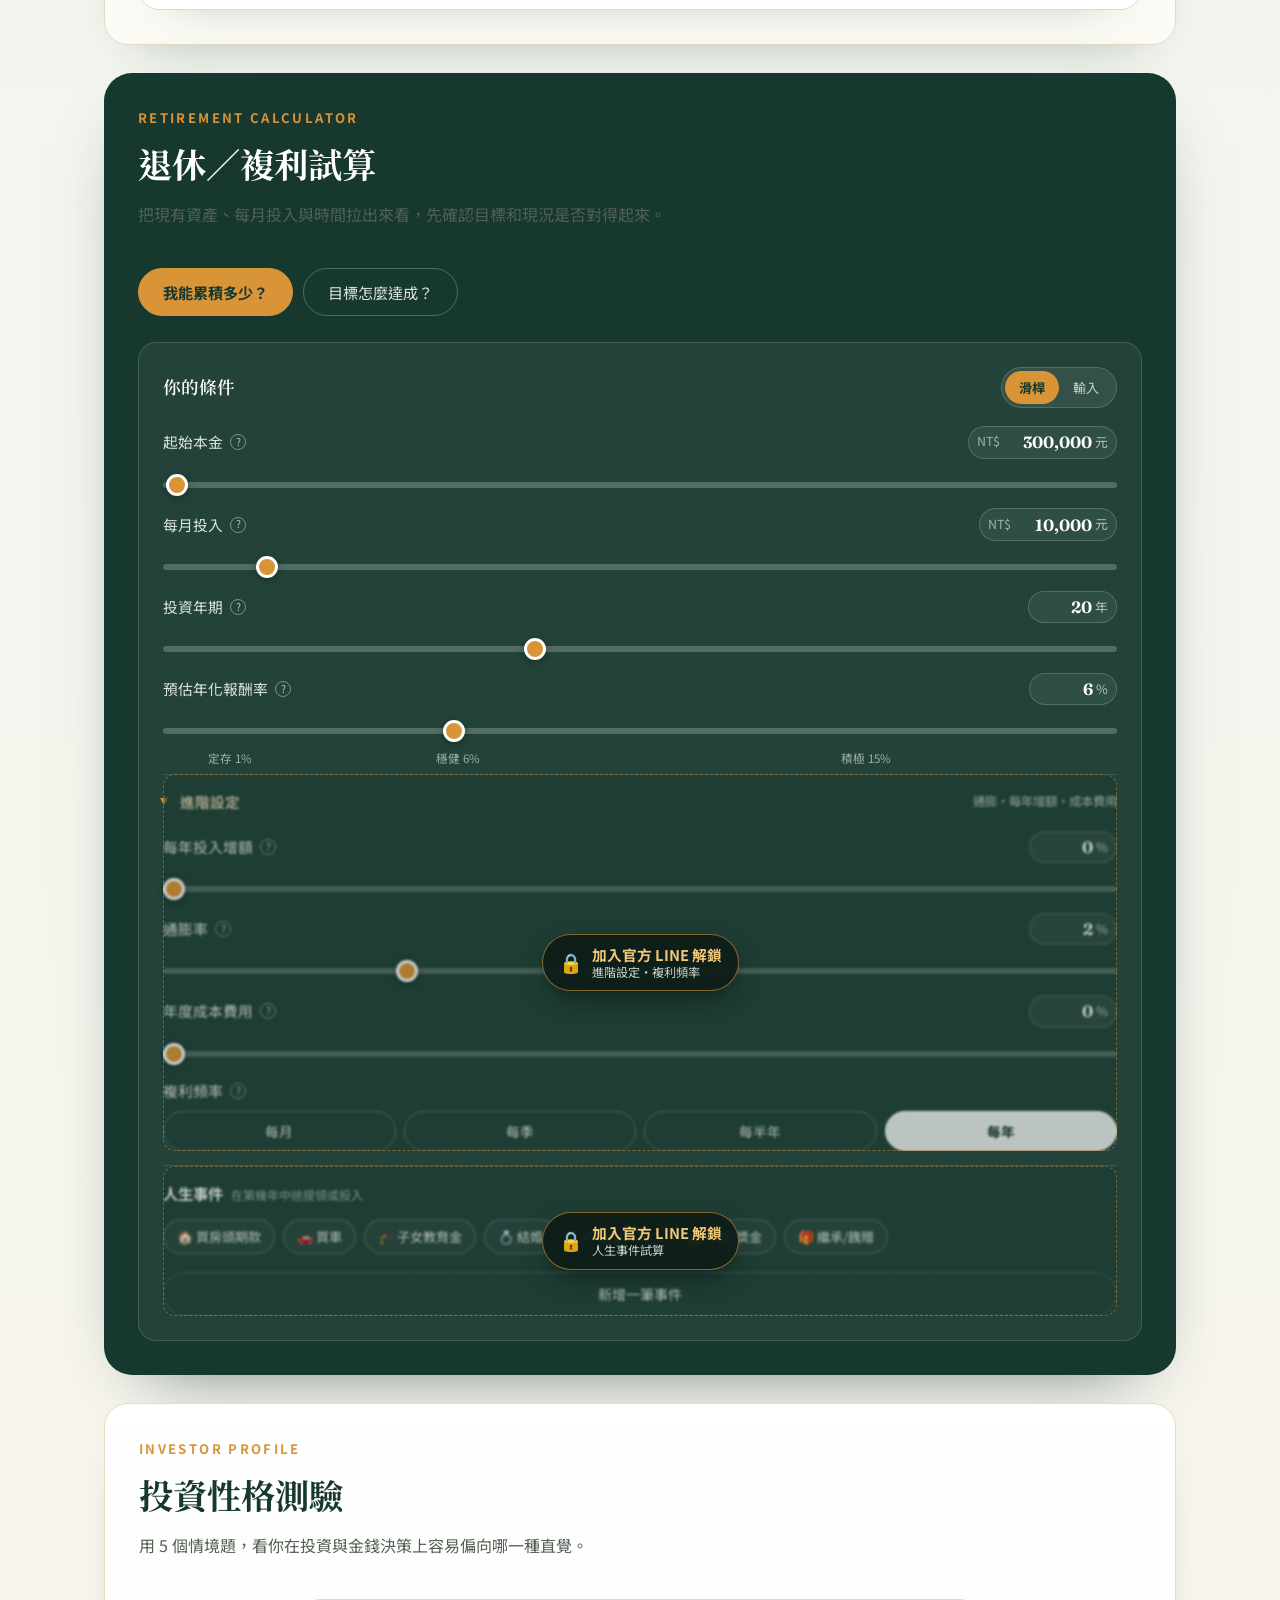
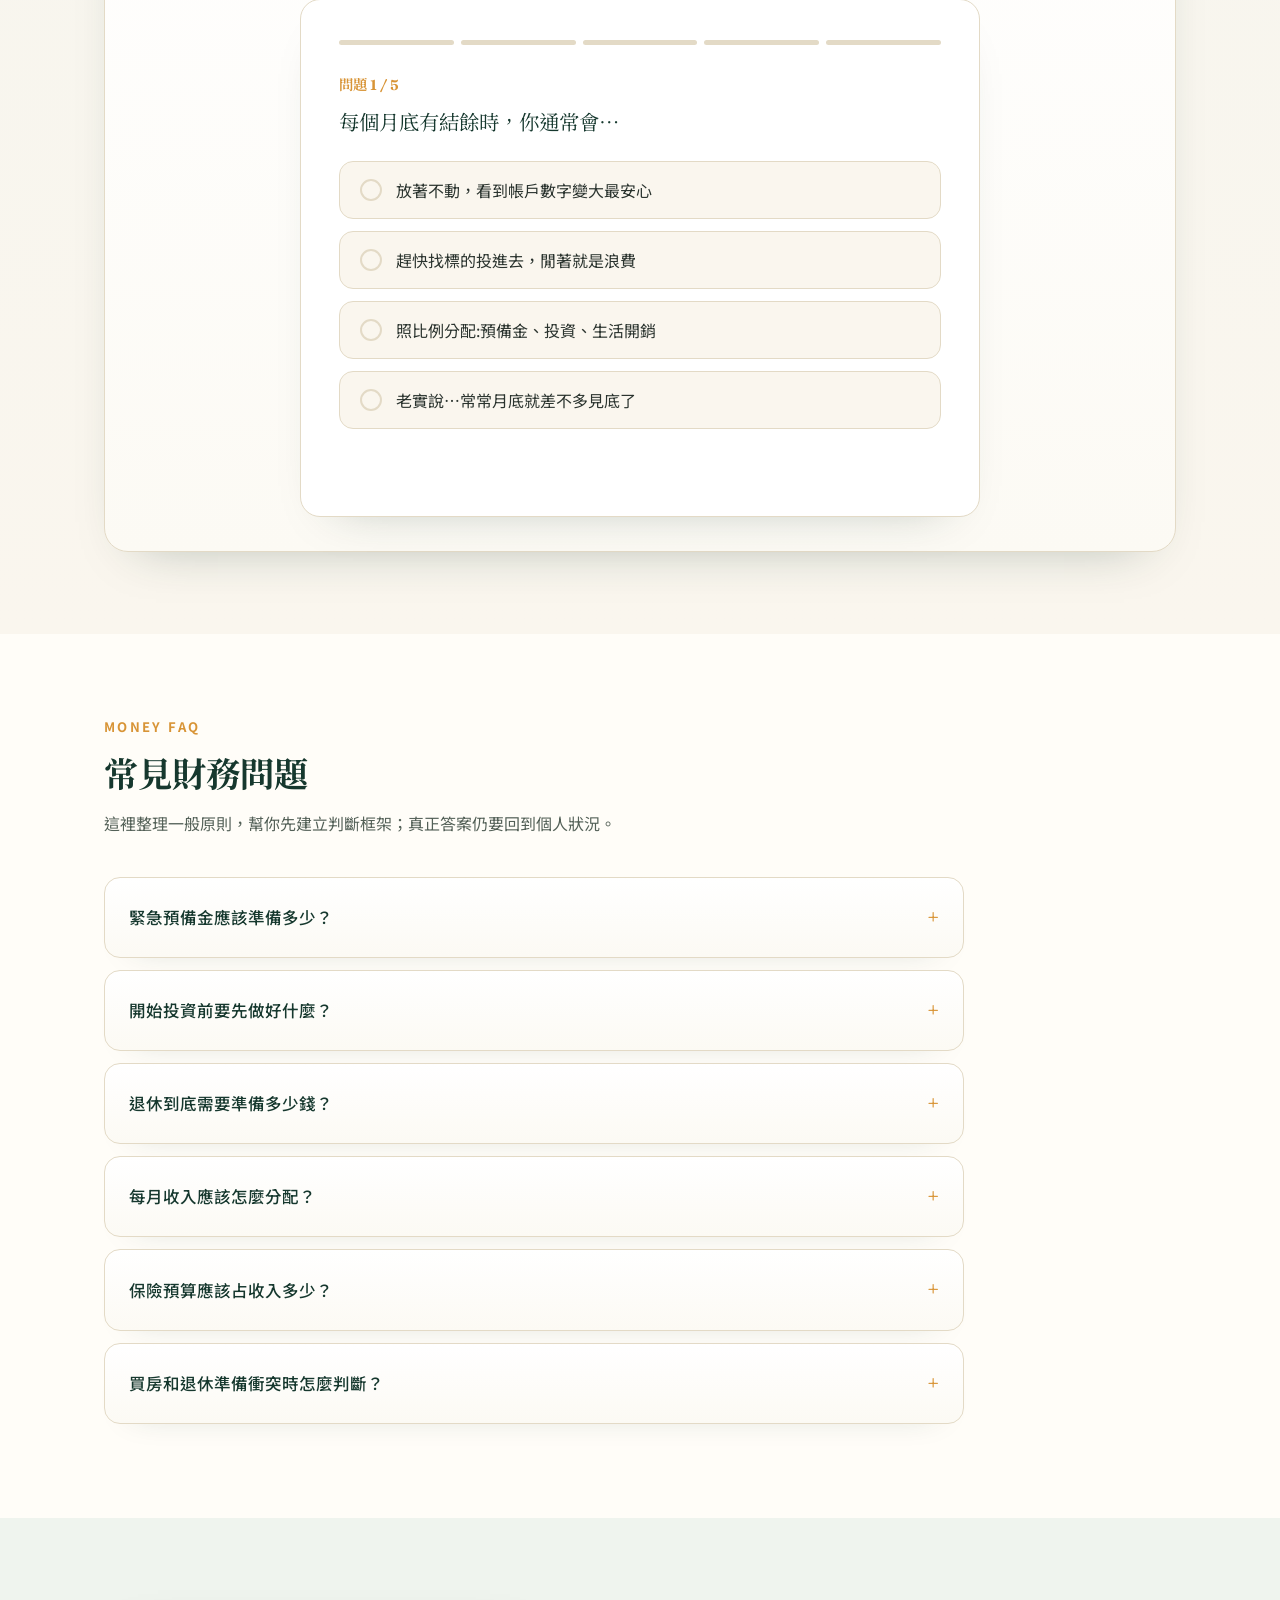
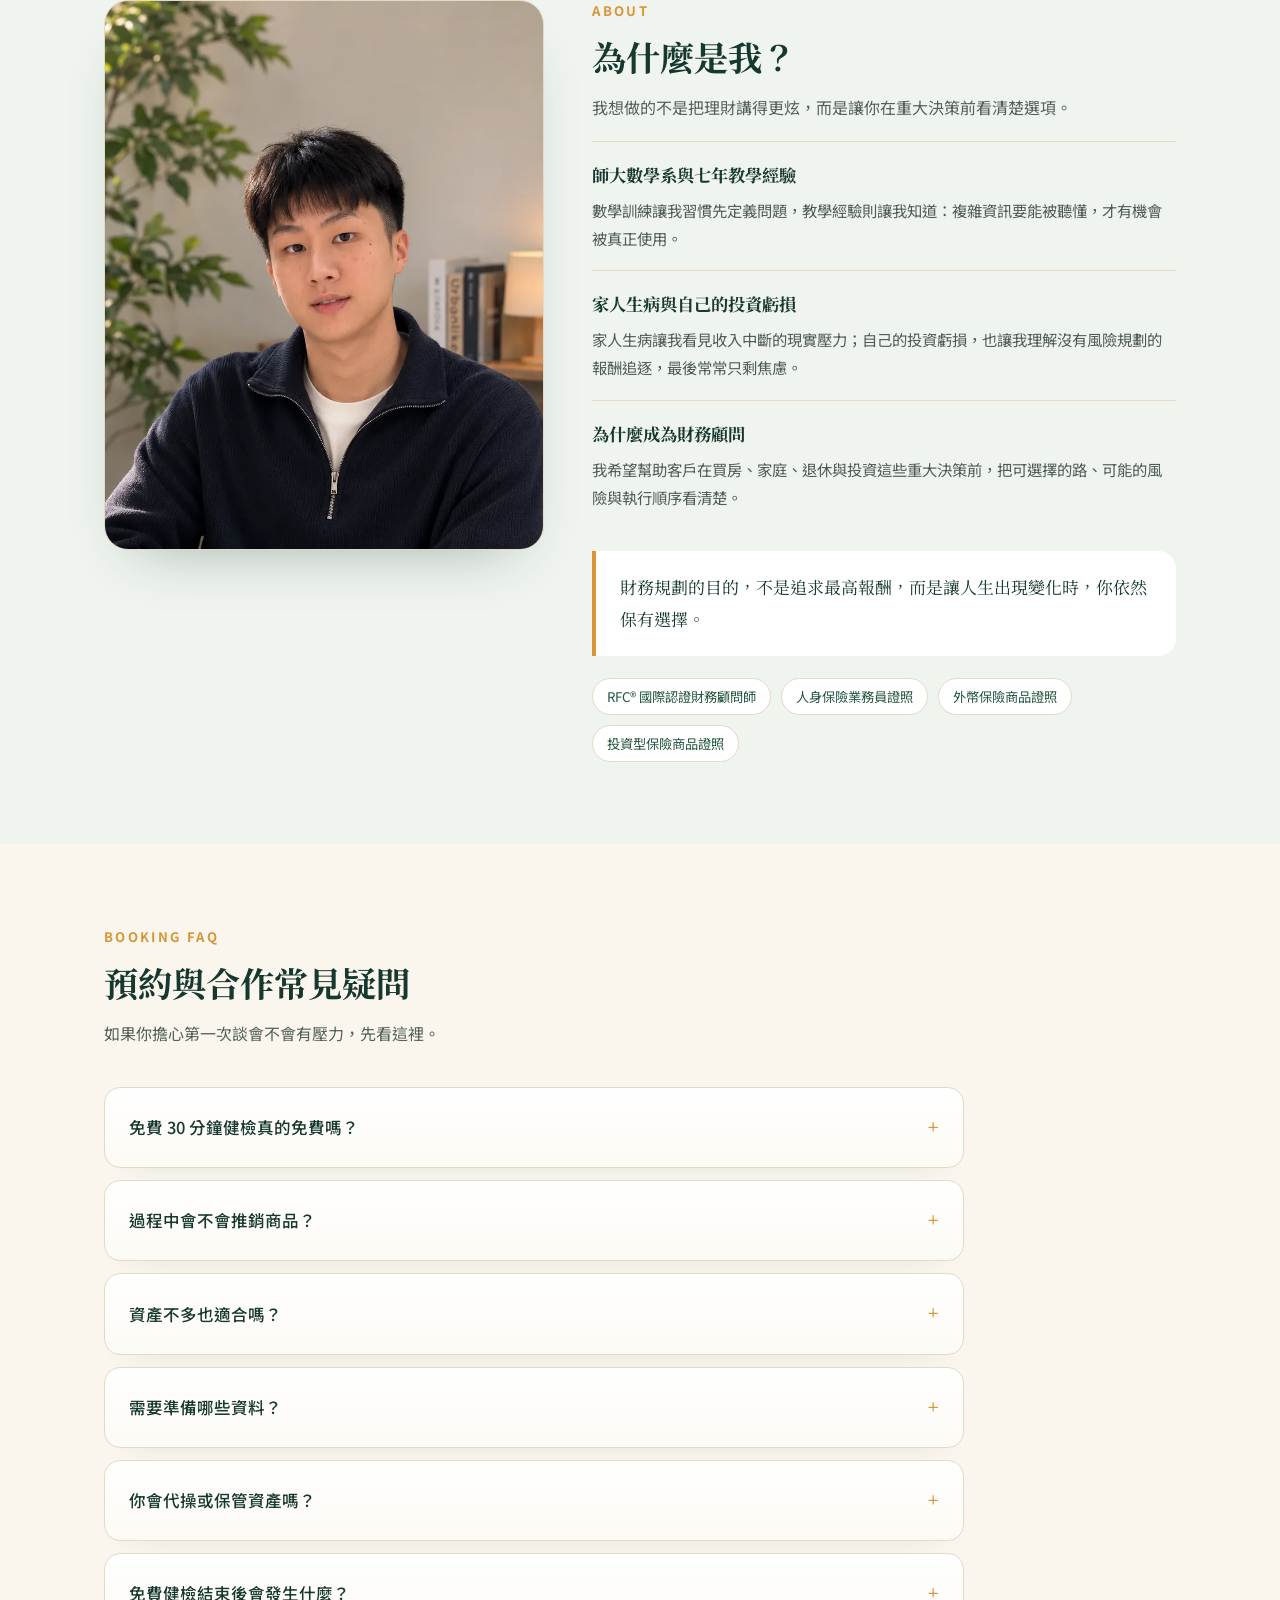
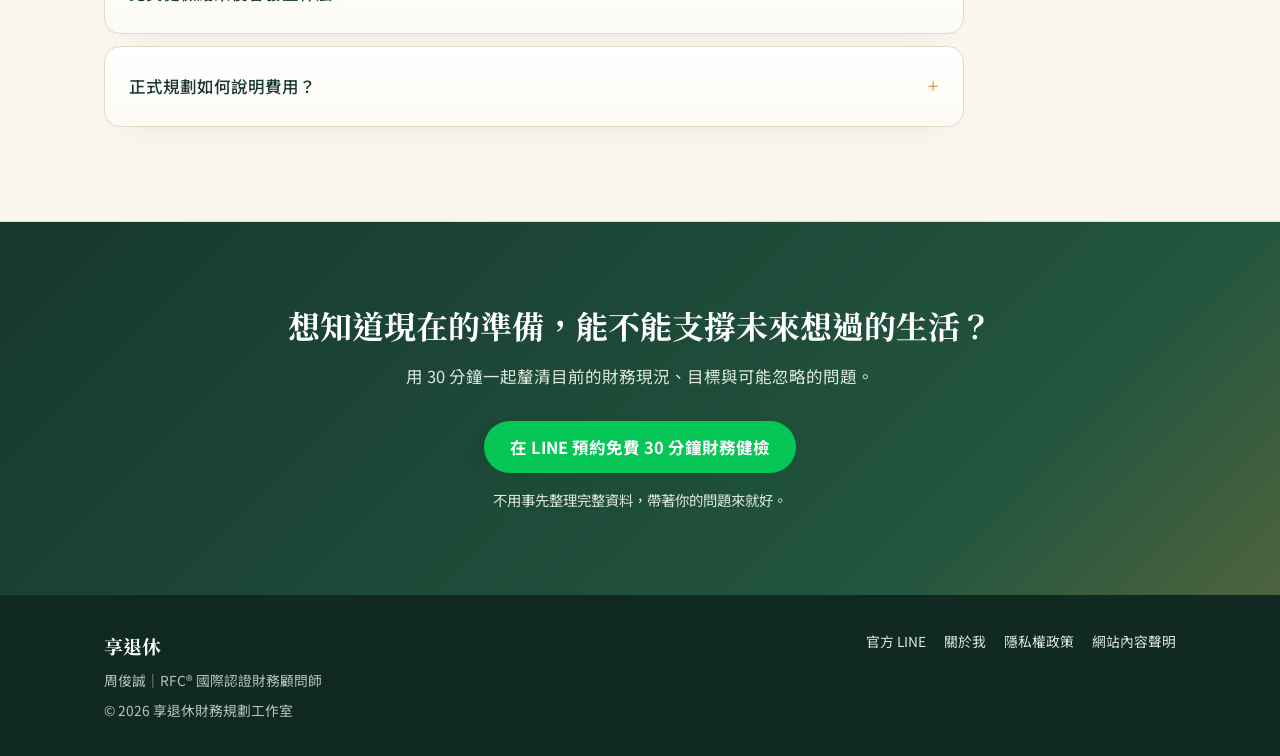
<file: calc/index.html>
<!DOCTYPE html>
<html lang="zh-Hant">
<head>
<meta charset="UTF-8">
<meta name="viewport" content="width=device-width, initial-scale=1.0">
<title>退休／複利試算｜享退休</title>
<meta name="description" content="用退休／複利試算，確認現有資產、每月投入與時間，能不能撐起你想要的退休生活。">
<link rel="canonical" href="https://jason168861.github.io/web/#calc">
<meta http-equiv="refresh" content="0; url=../#calc">
<script>location.replace('../#calc');</script>
<style>
  body{margin:0;min-height:100vh;display:grid;place-items:center;
       background:#FAF6EE;color:#16382E;
       font-family:"Noto Sans TC","PingFang TC","Microsoft JhengHei",sans-serif;
       text-align:center;padding:24px;line-height:1.8}
  a{color:#23553F}
</style>
</head>
<body>
  <p>正在前往「退休／複利試算」…<br>
  如果沒有自動跳轉，請點 <a href="../#calc">這裡</a>。</p>
</body>
</html>
</file>
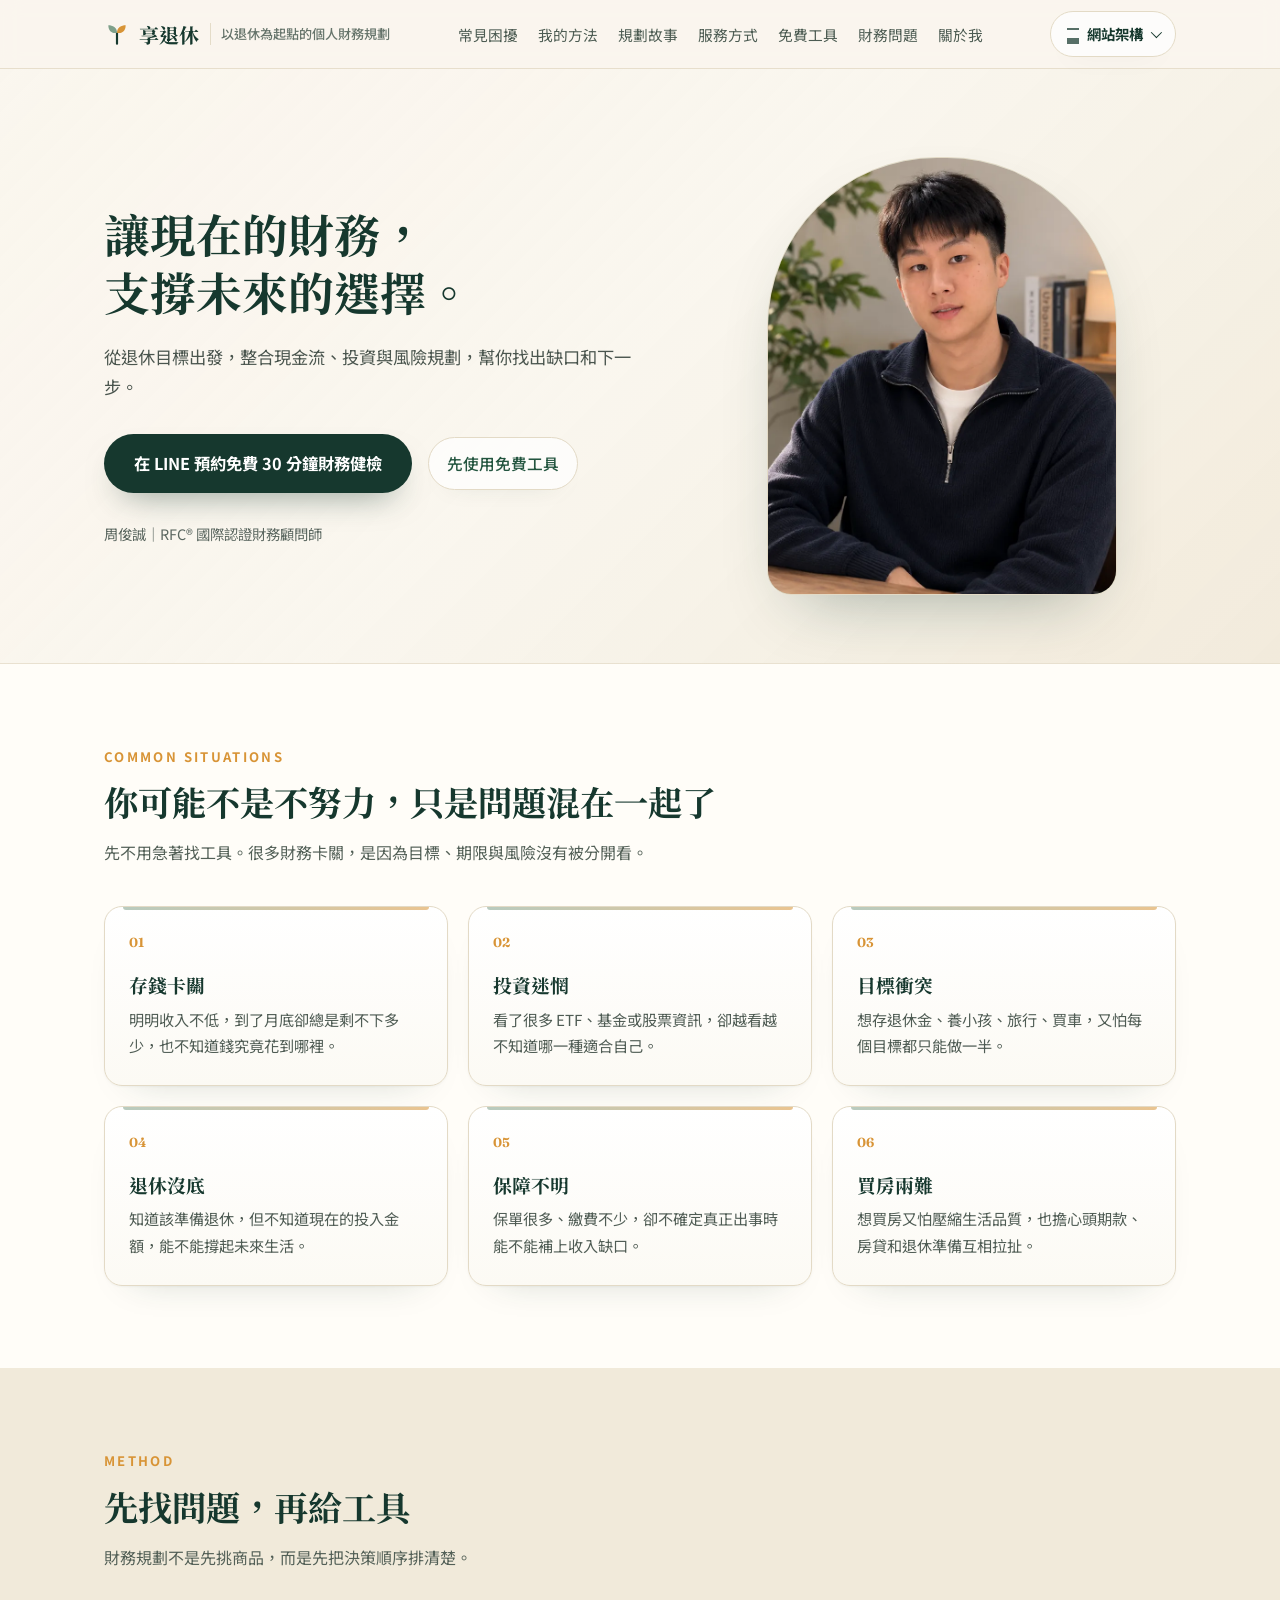
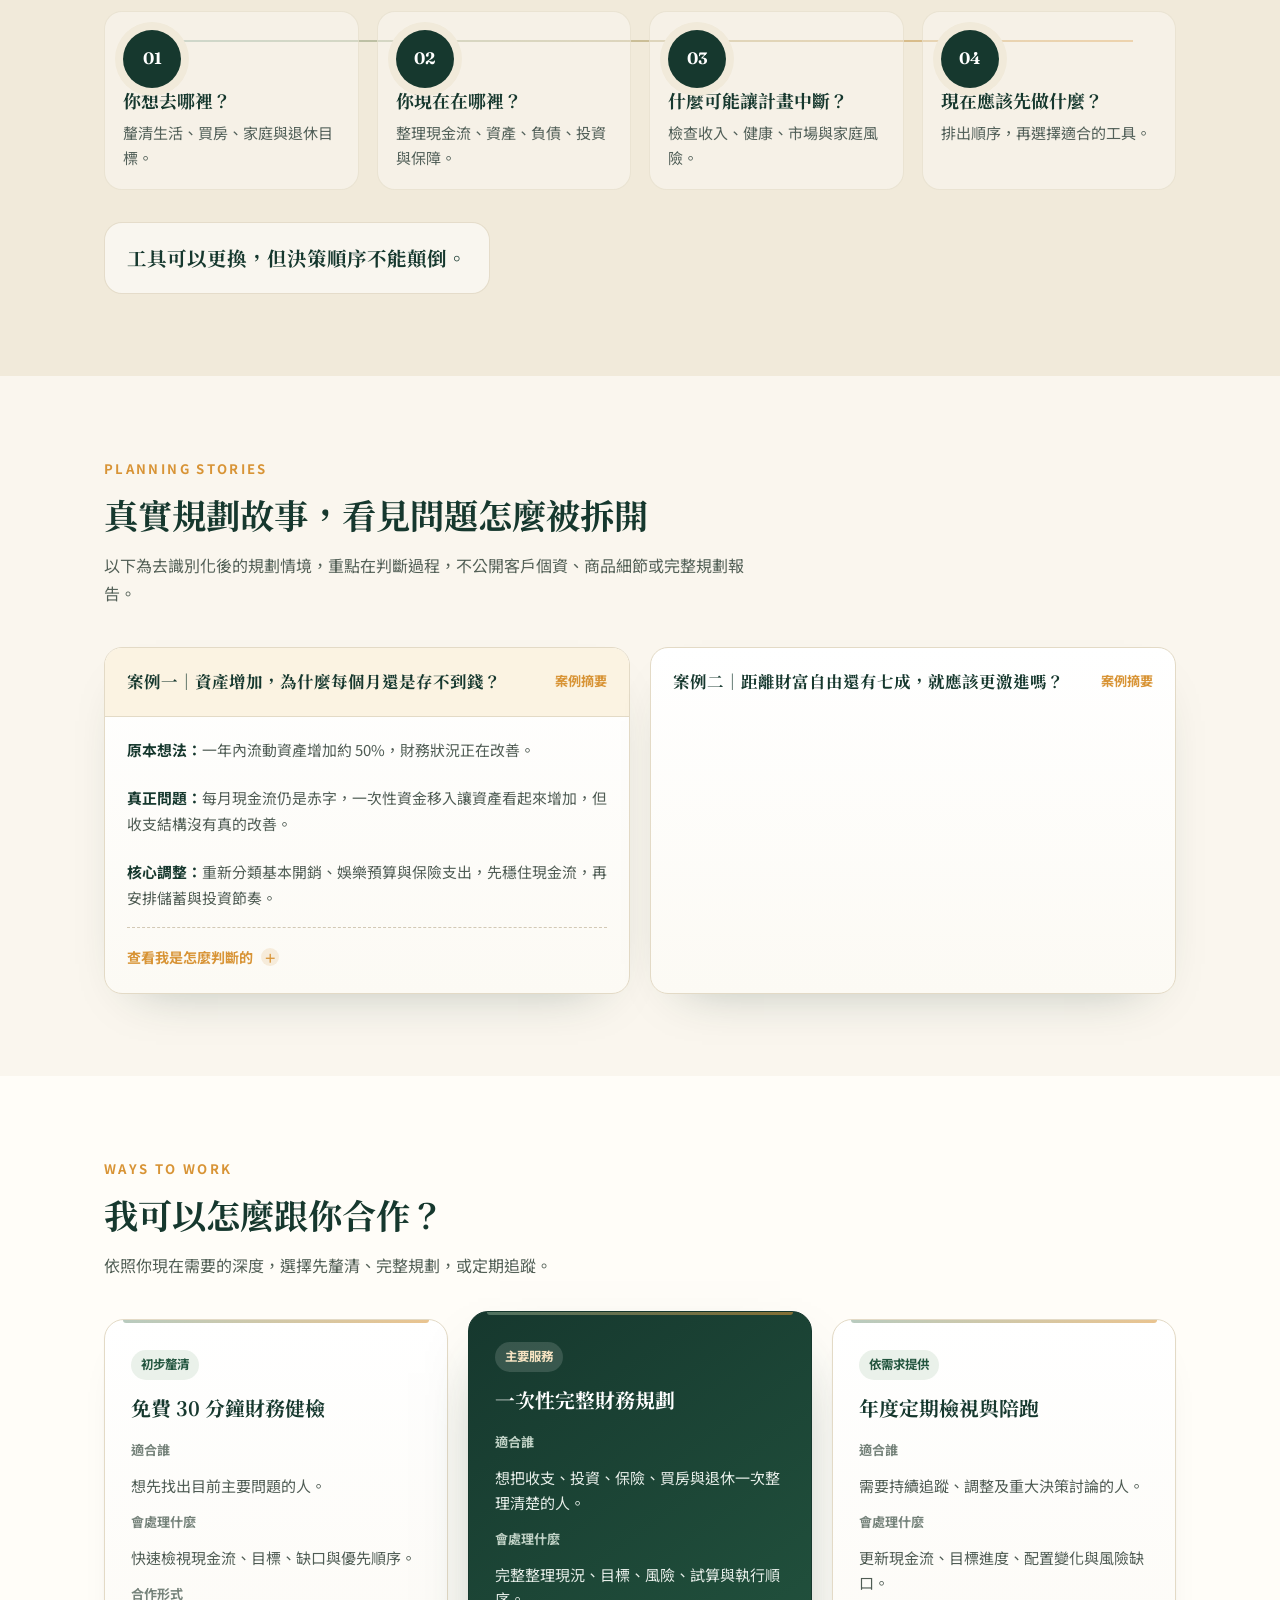
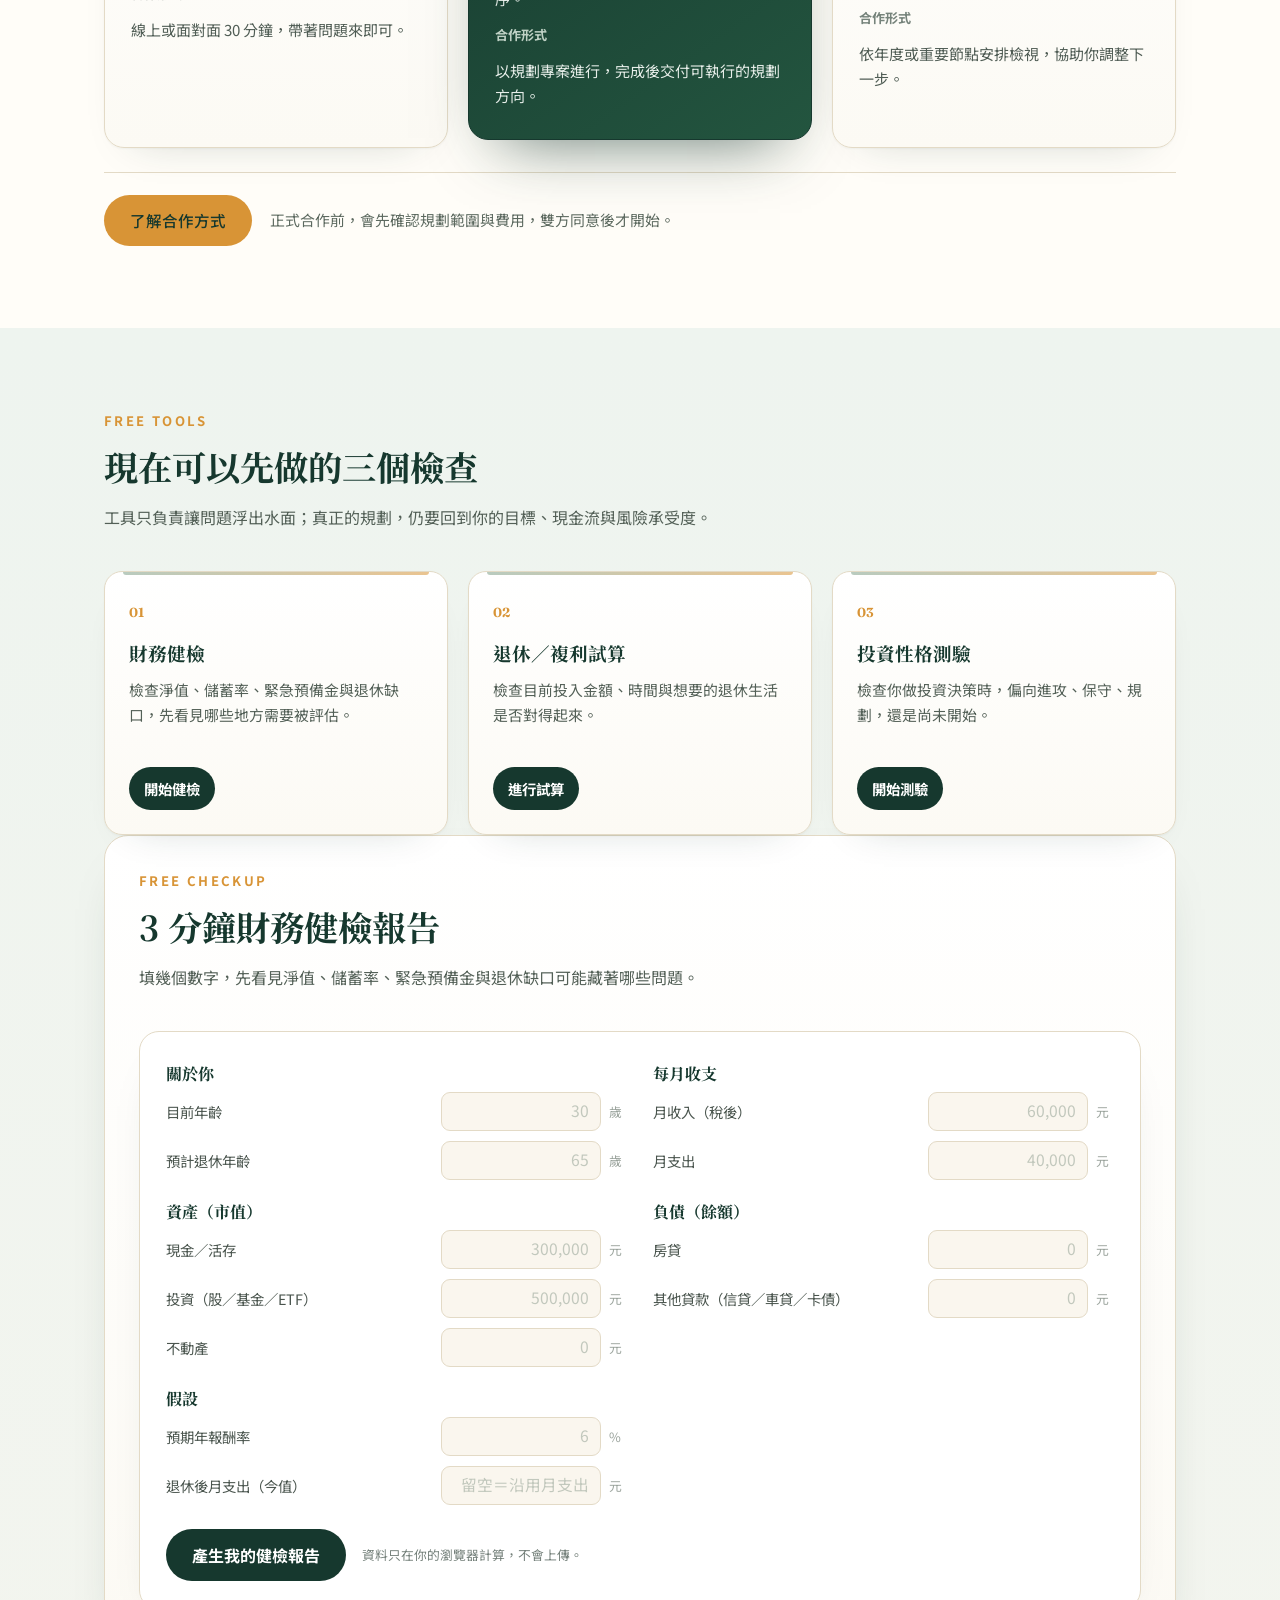
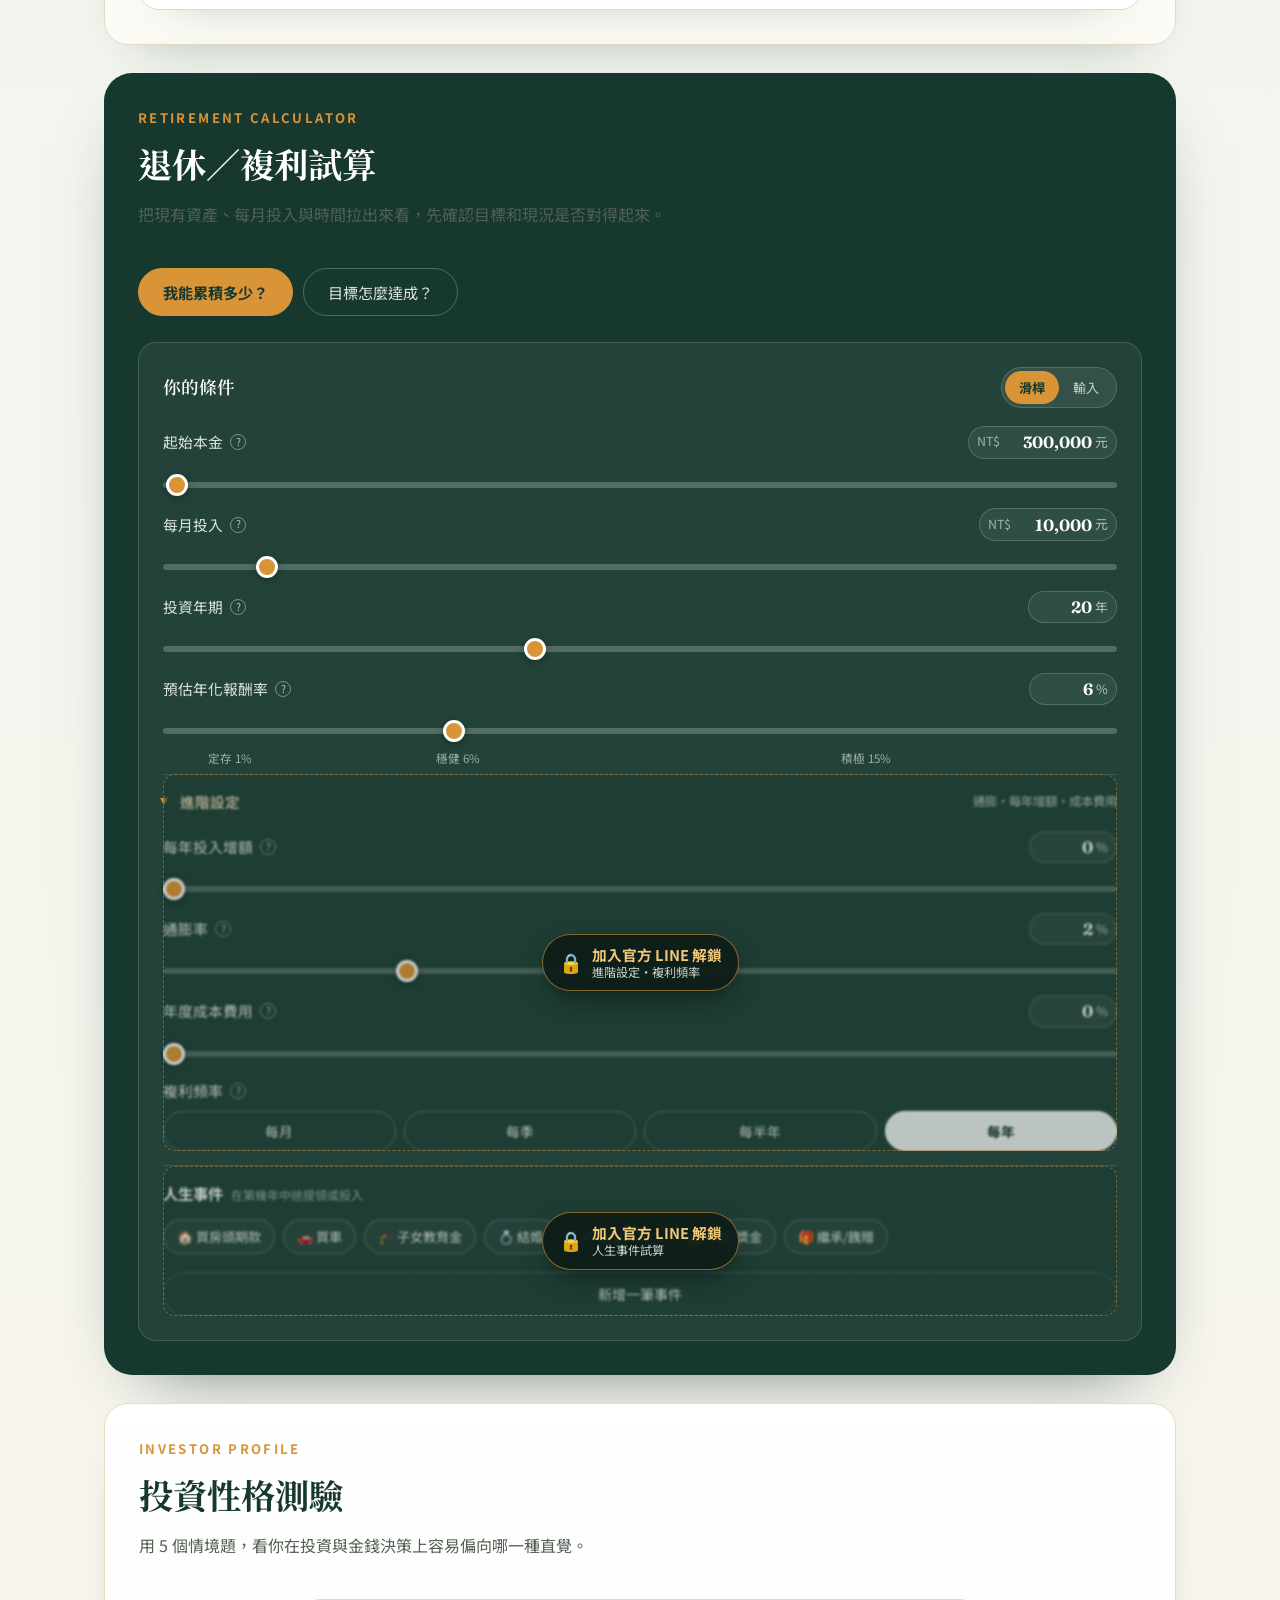
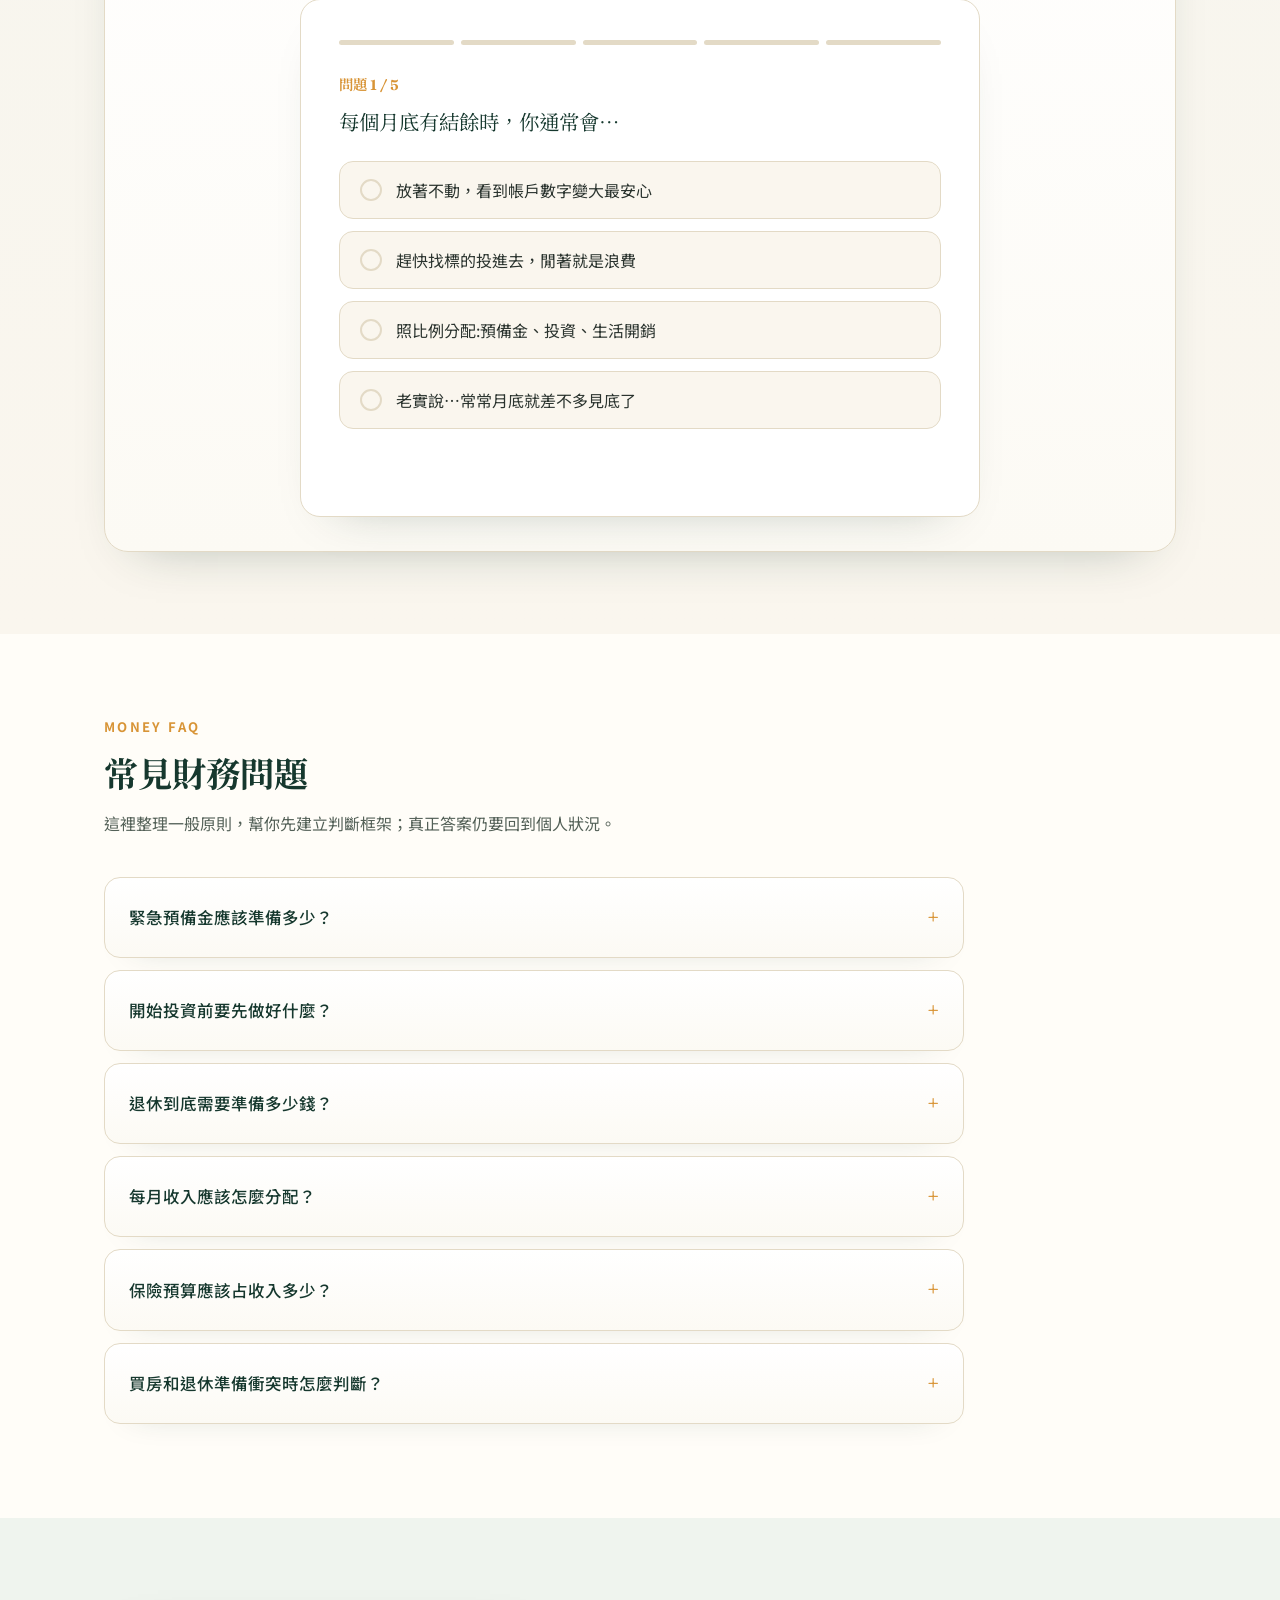
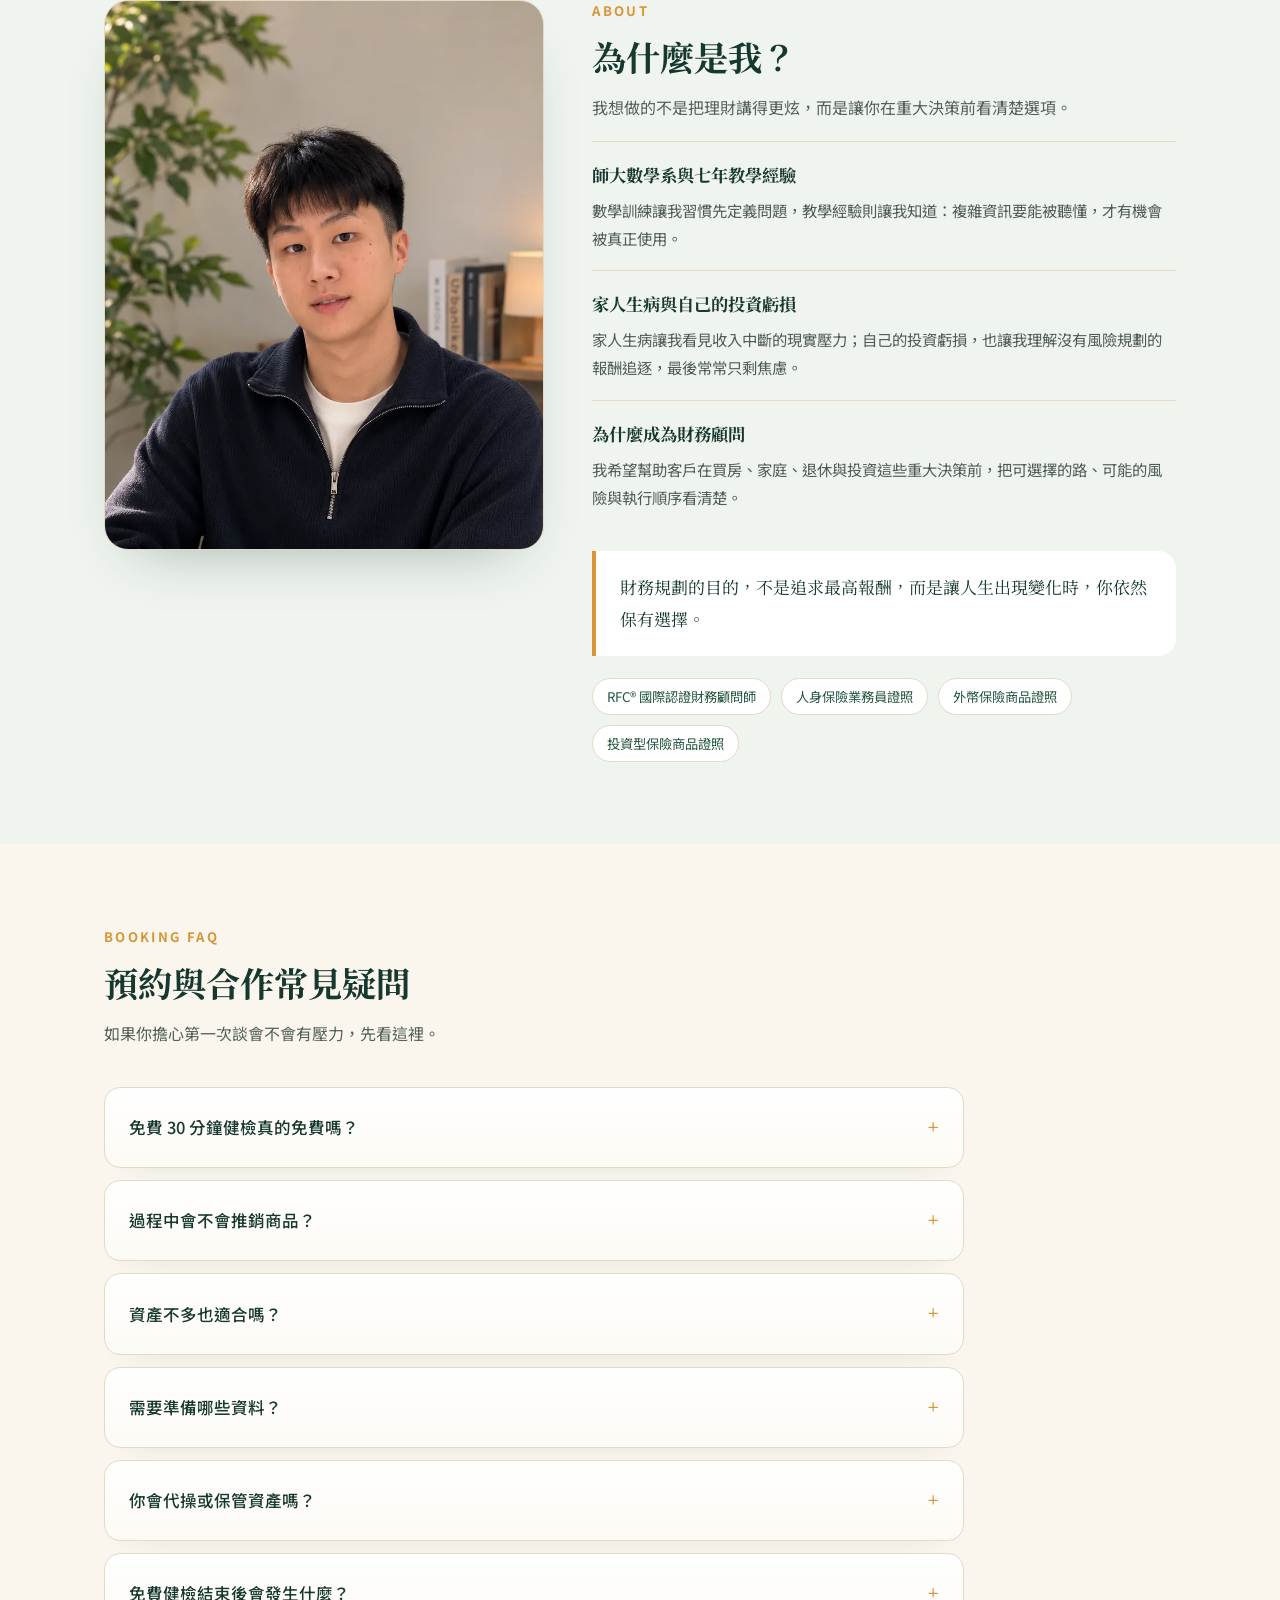
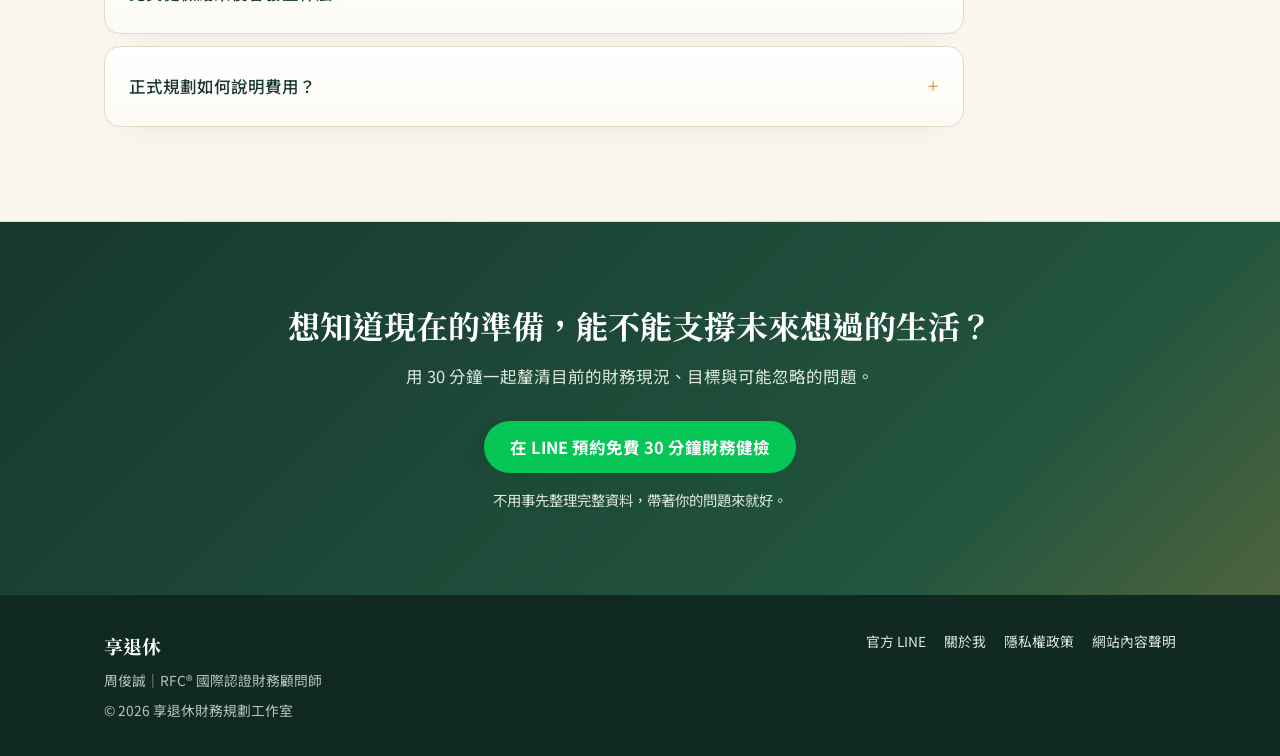
<file: quiz/index.html>
<!DOCTYPE html>
<html lang="zh-Hant">
<head>
<meta charset="UTF-8">
<meta name="viewport" content="width=device-width, initial-scale=1.0">
<title>投資性格測驗｜享退休</title>
<meta name="description" content="用 5 個情境題，看你在投資與金錢決策上容易偏向哪一種直覺。">
<link rel="canonical" href="https://jason168861.github.io/web/#quiz">
<meta http-equiv="refresh" content="0; url=../#quiz">
<script>location.replace('../#quiz');</script>
<style>
  body{margin:0;min-height:100vh;display:grid;place-items:center;
       background:#FAF6EE;color:#16382E;
       font-family:"Noto Sans TC","PingFang TC","Microsoft JhengHei",sans-serif;
       text-align:center;padding:24px;line-height:1.8}
  a{color:#23553F}
</style>
</head>
<body>
  <p>正在前往「投資性格測驗」…<br>
  如果沒有自動跳轉，請點 <a href="../#quiz">這裡</a>。</p>
</body>
</html>
</file>
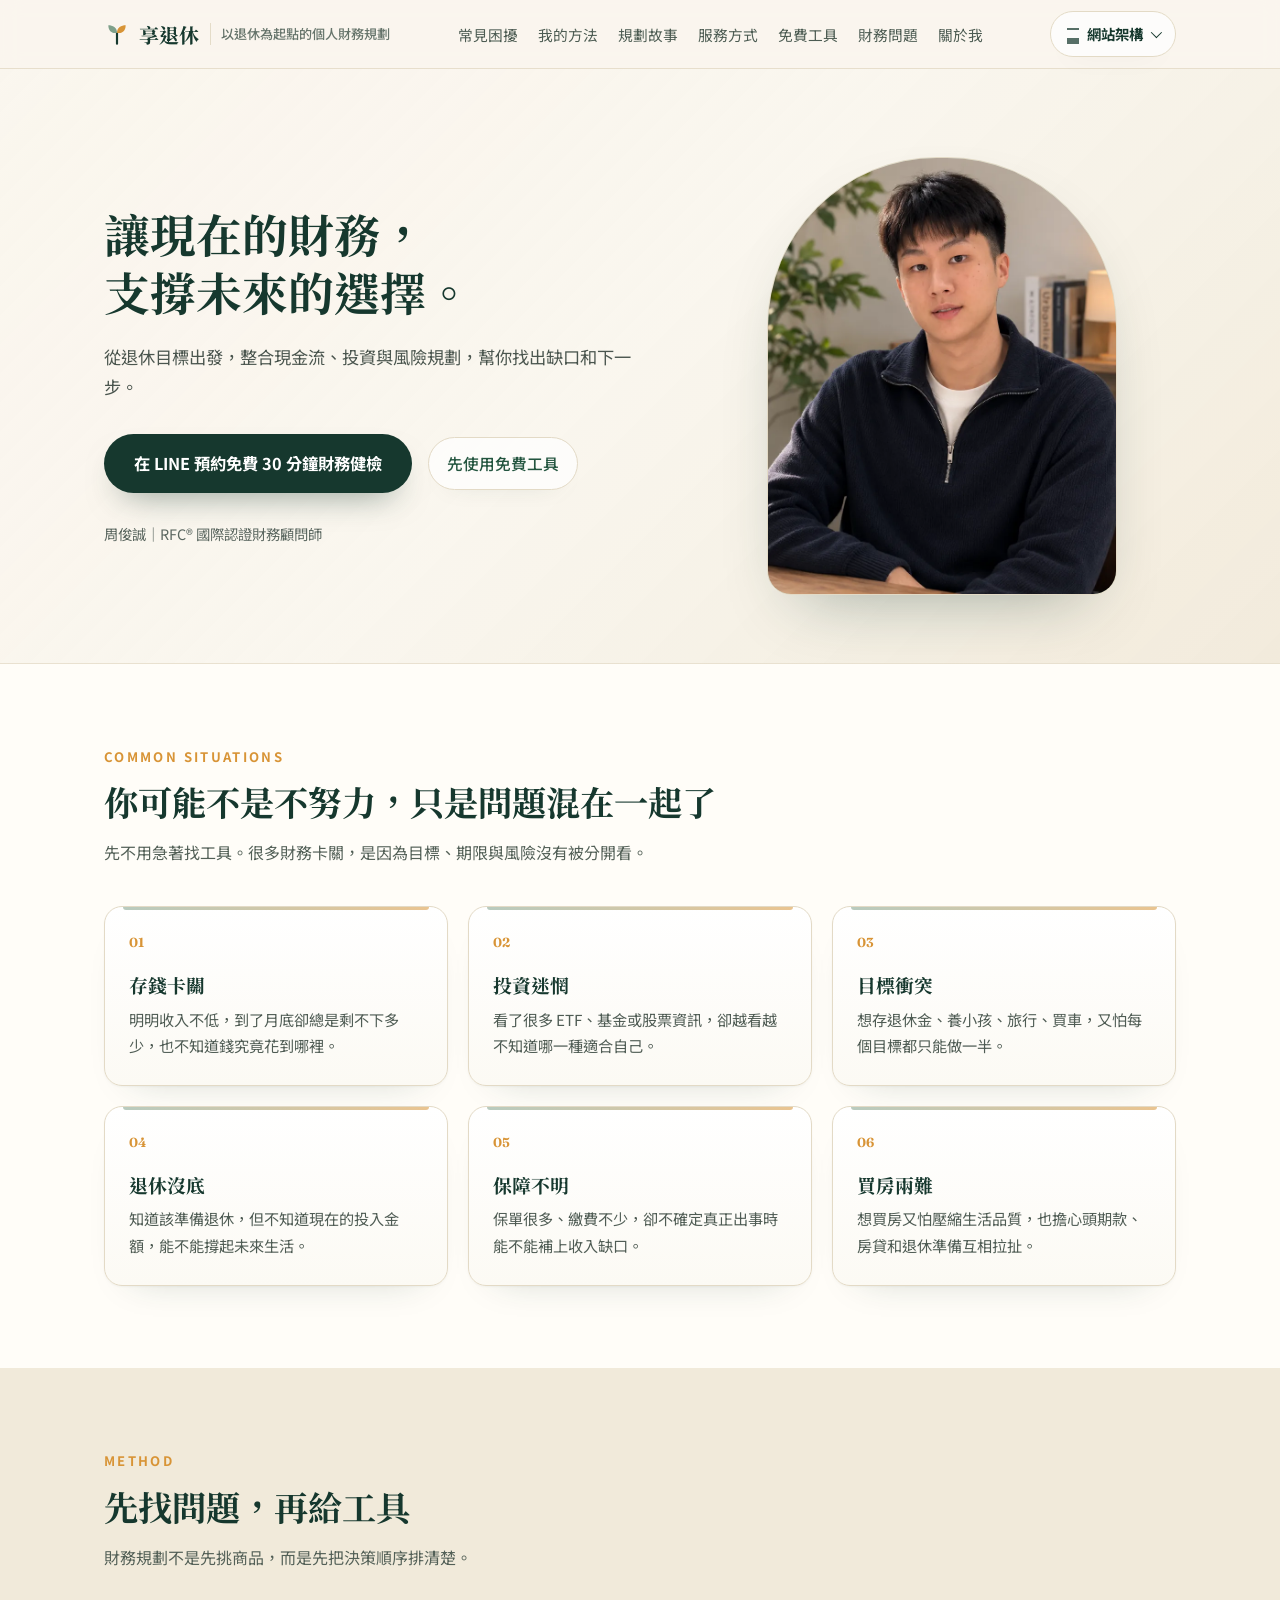
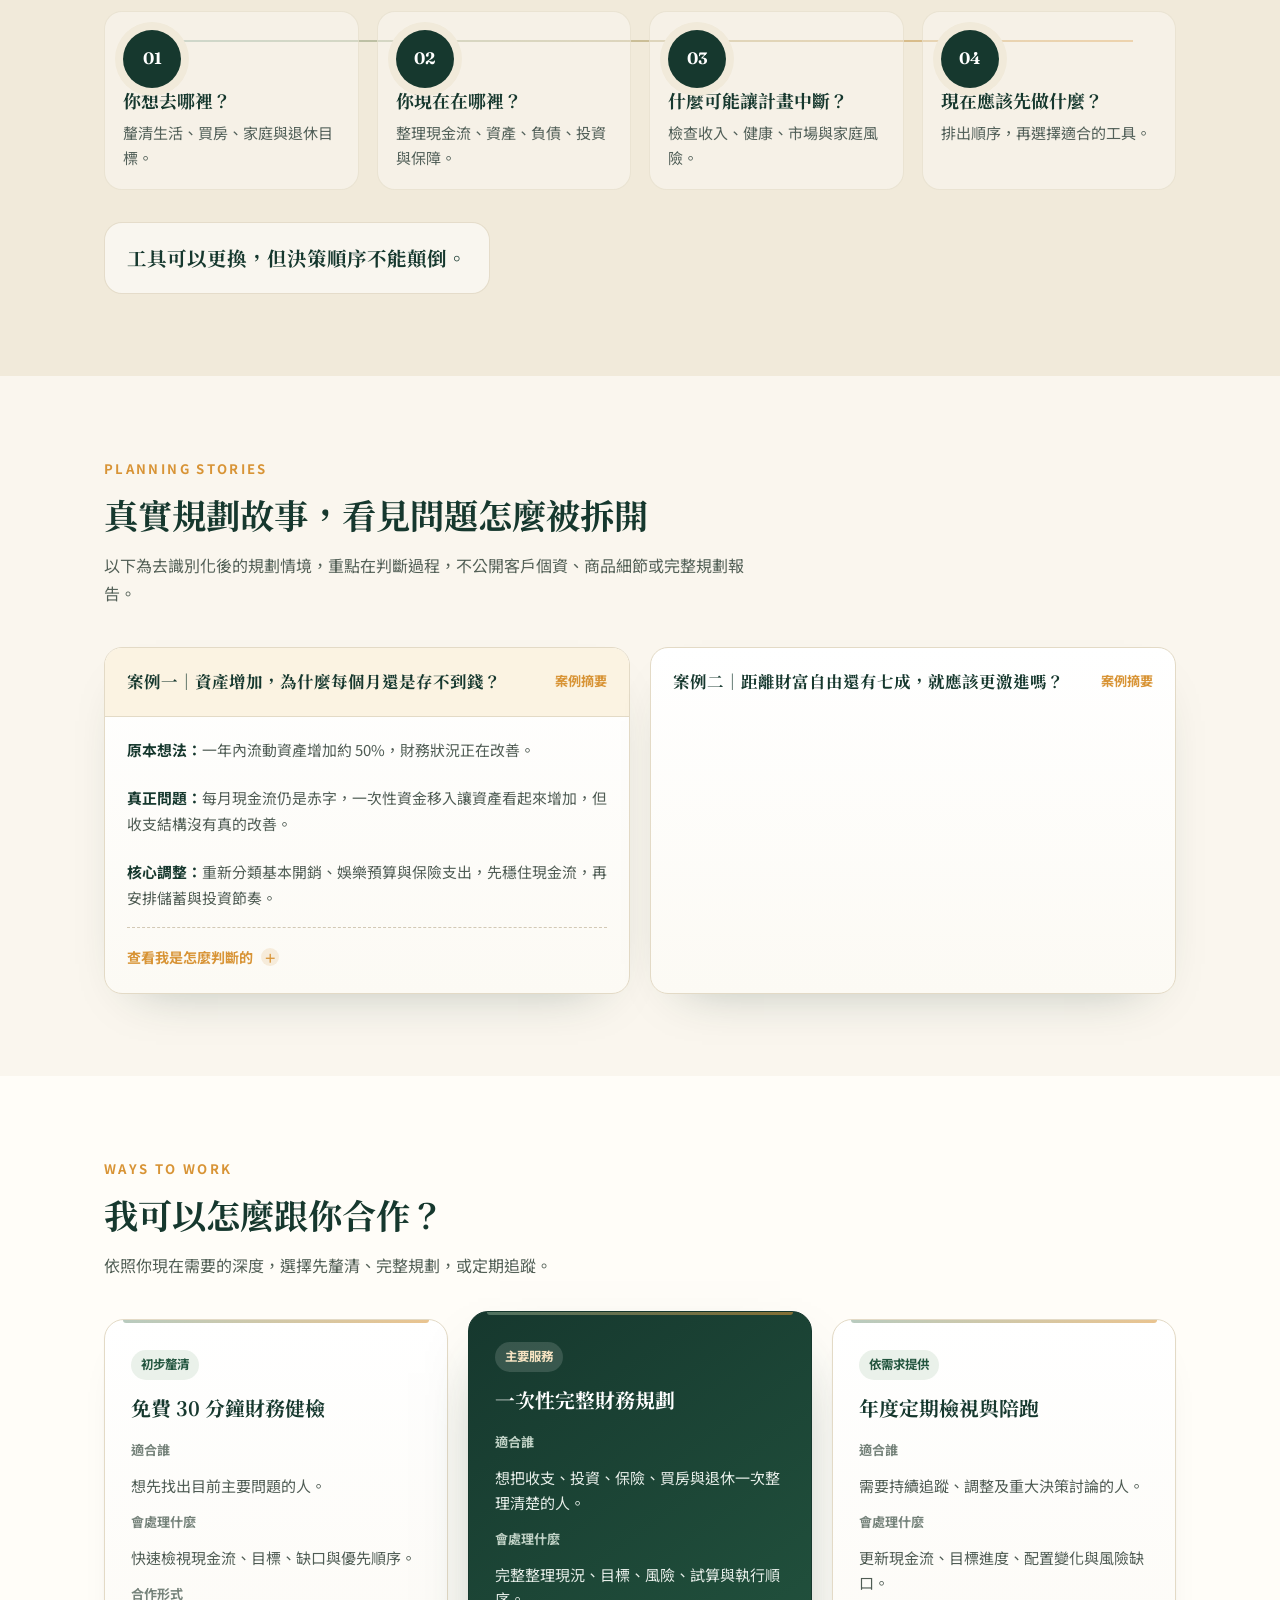
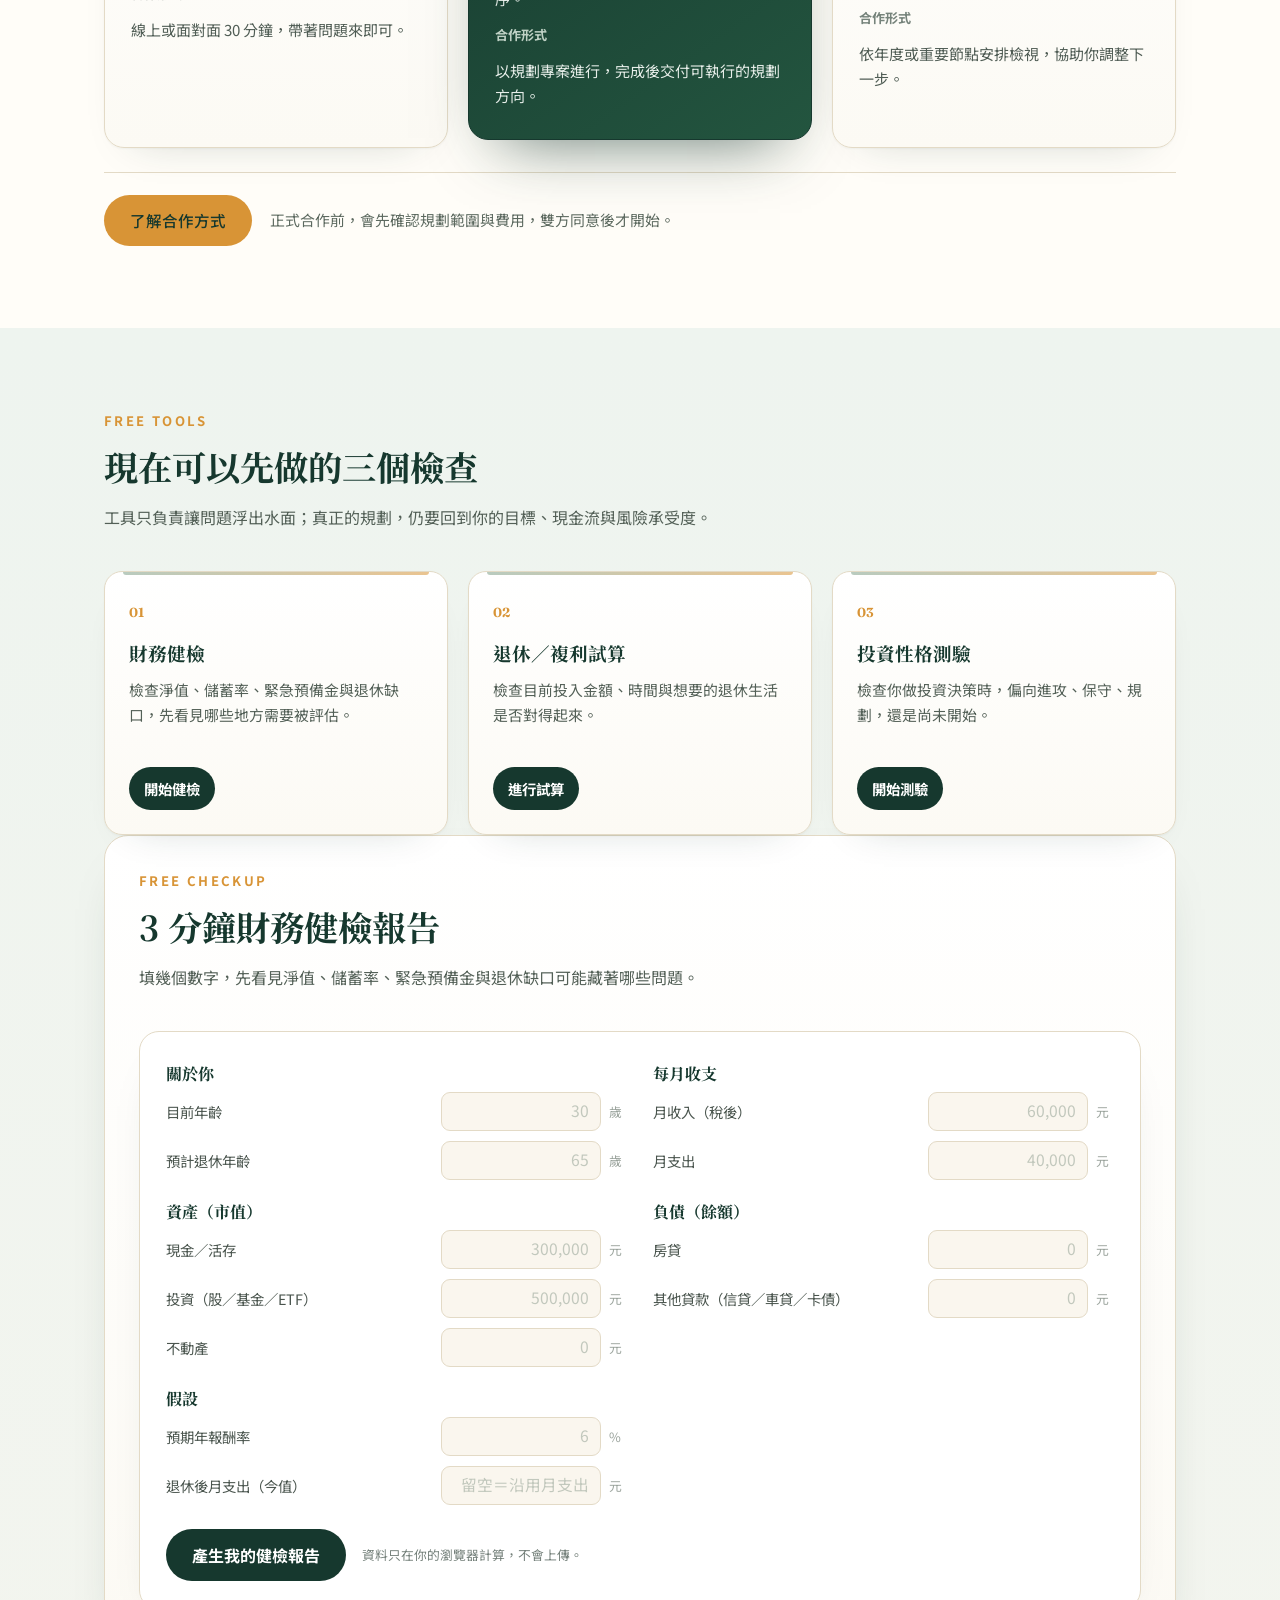
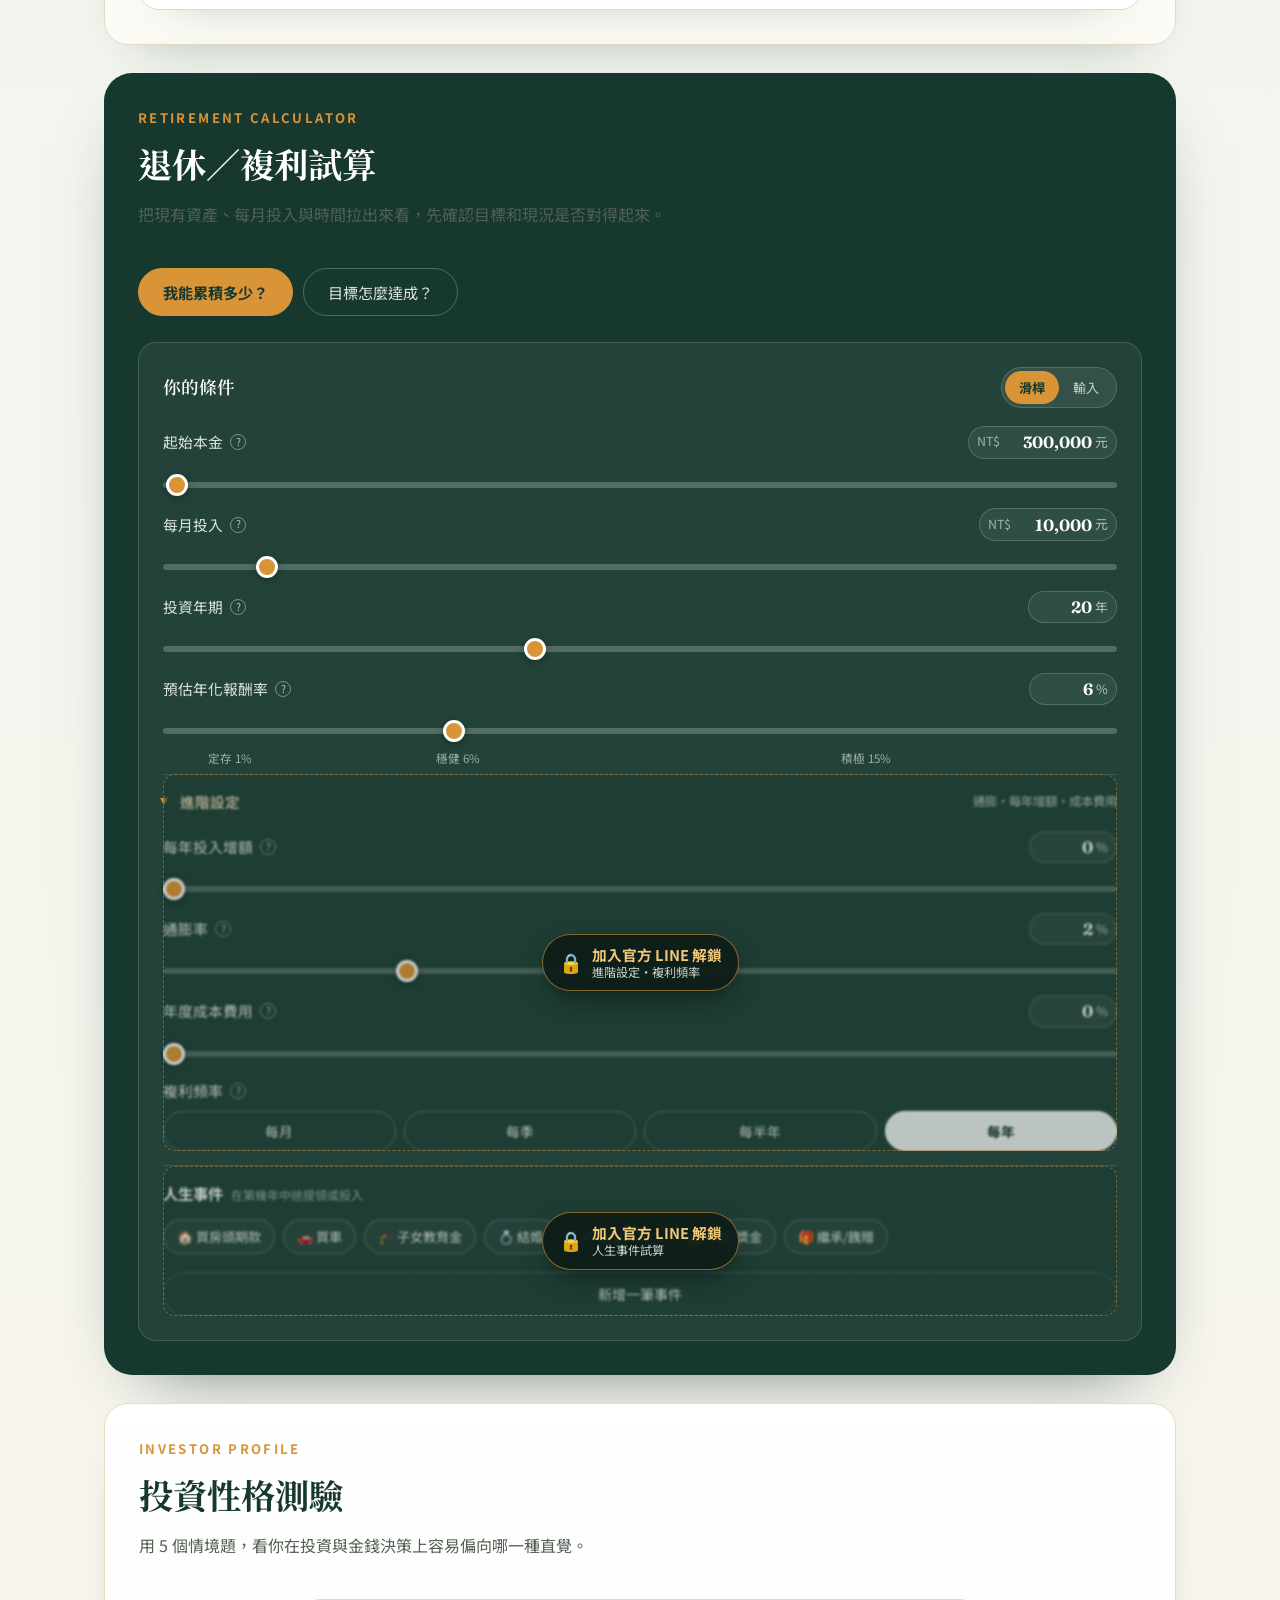
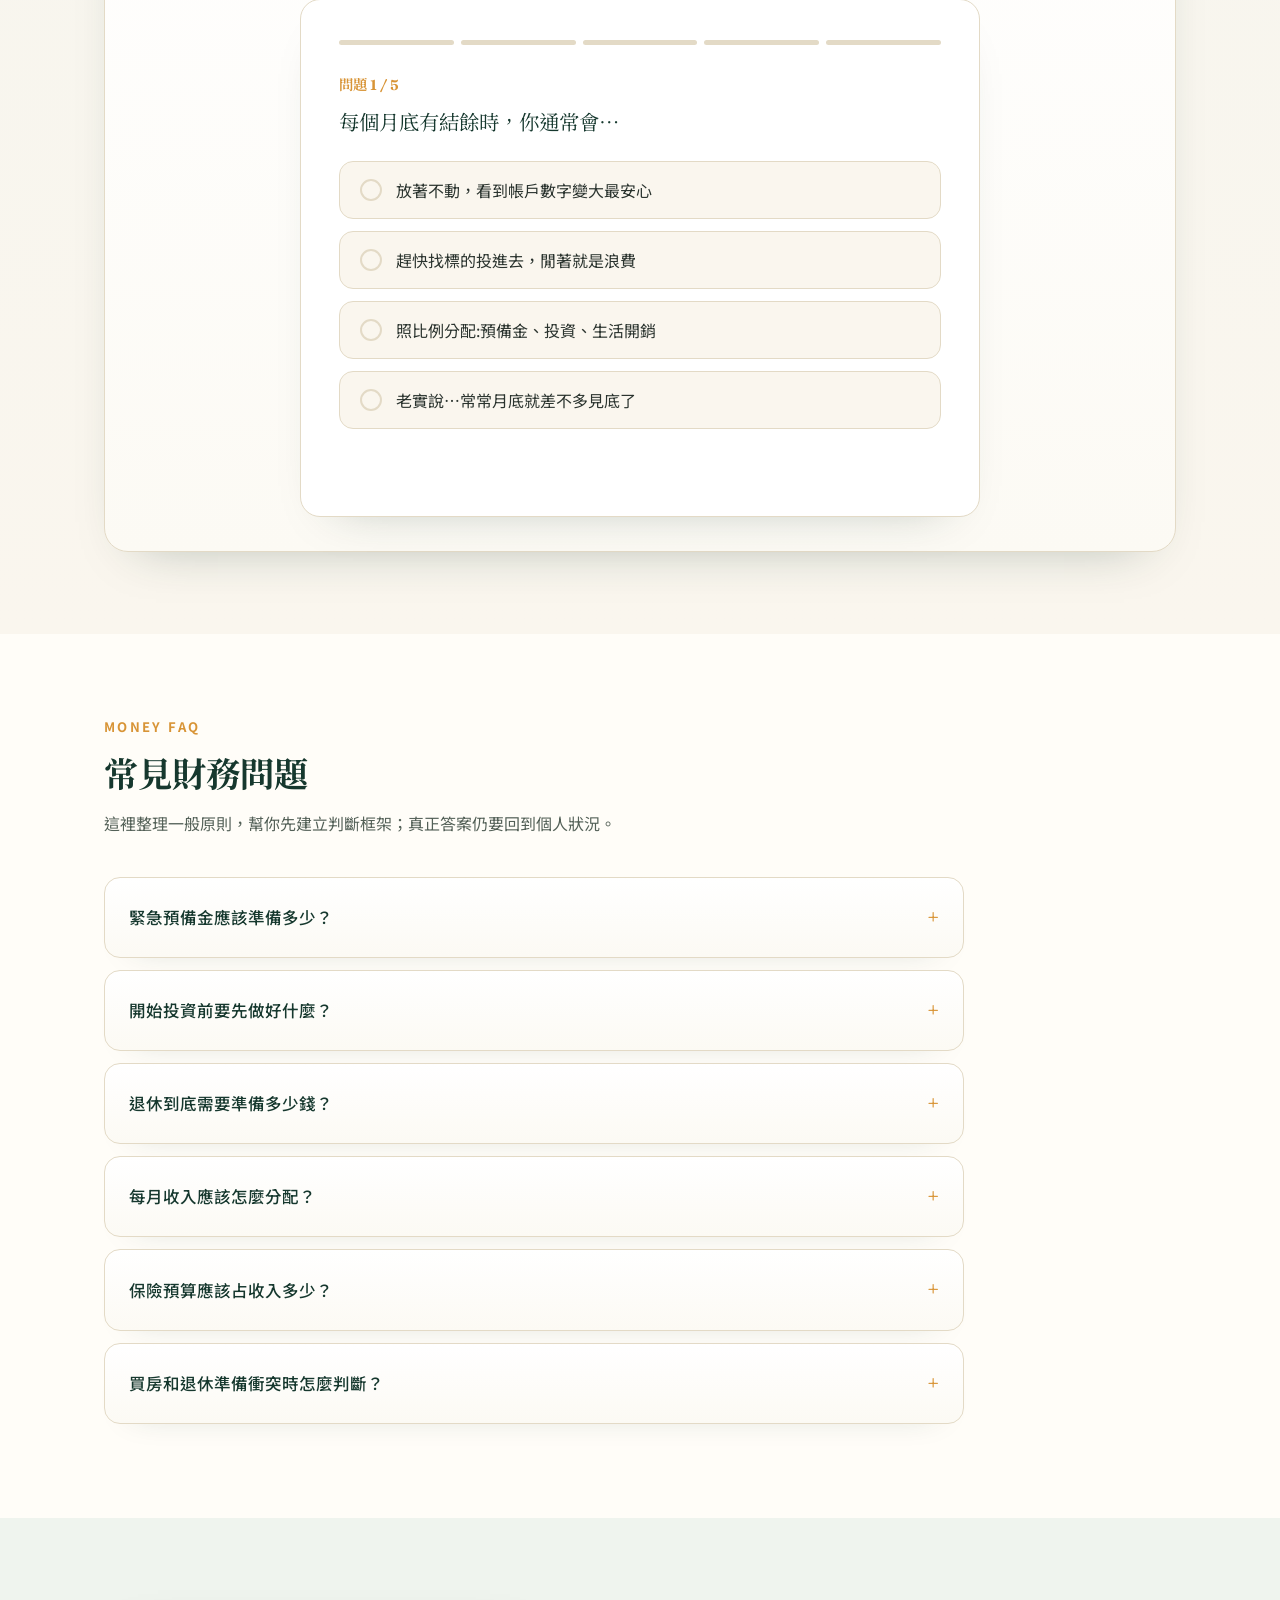
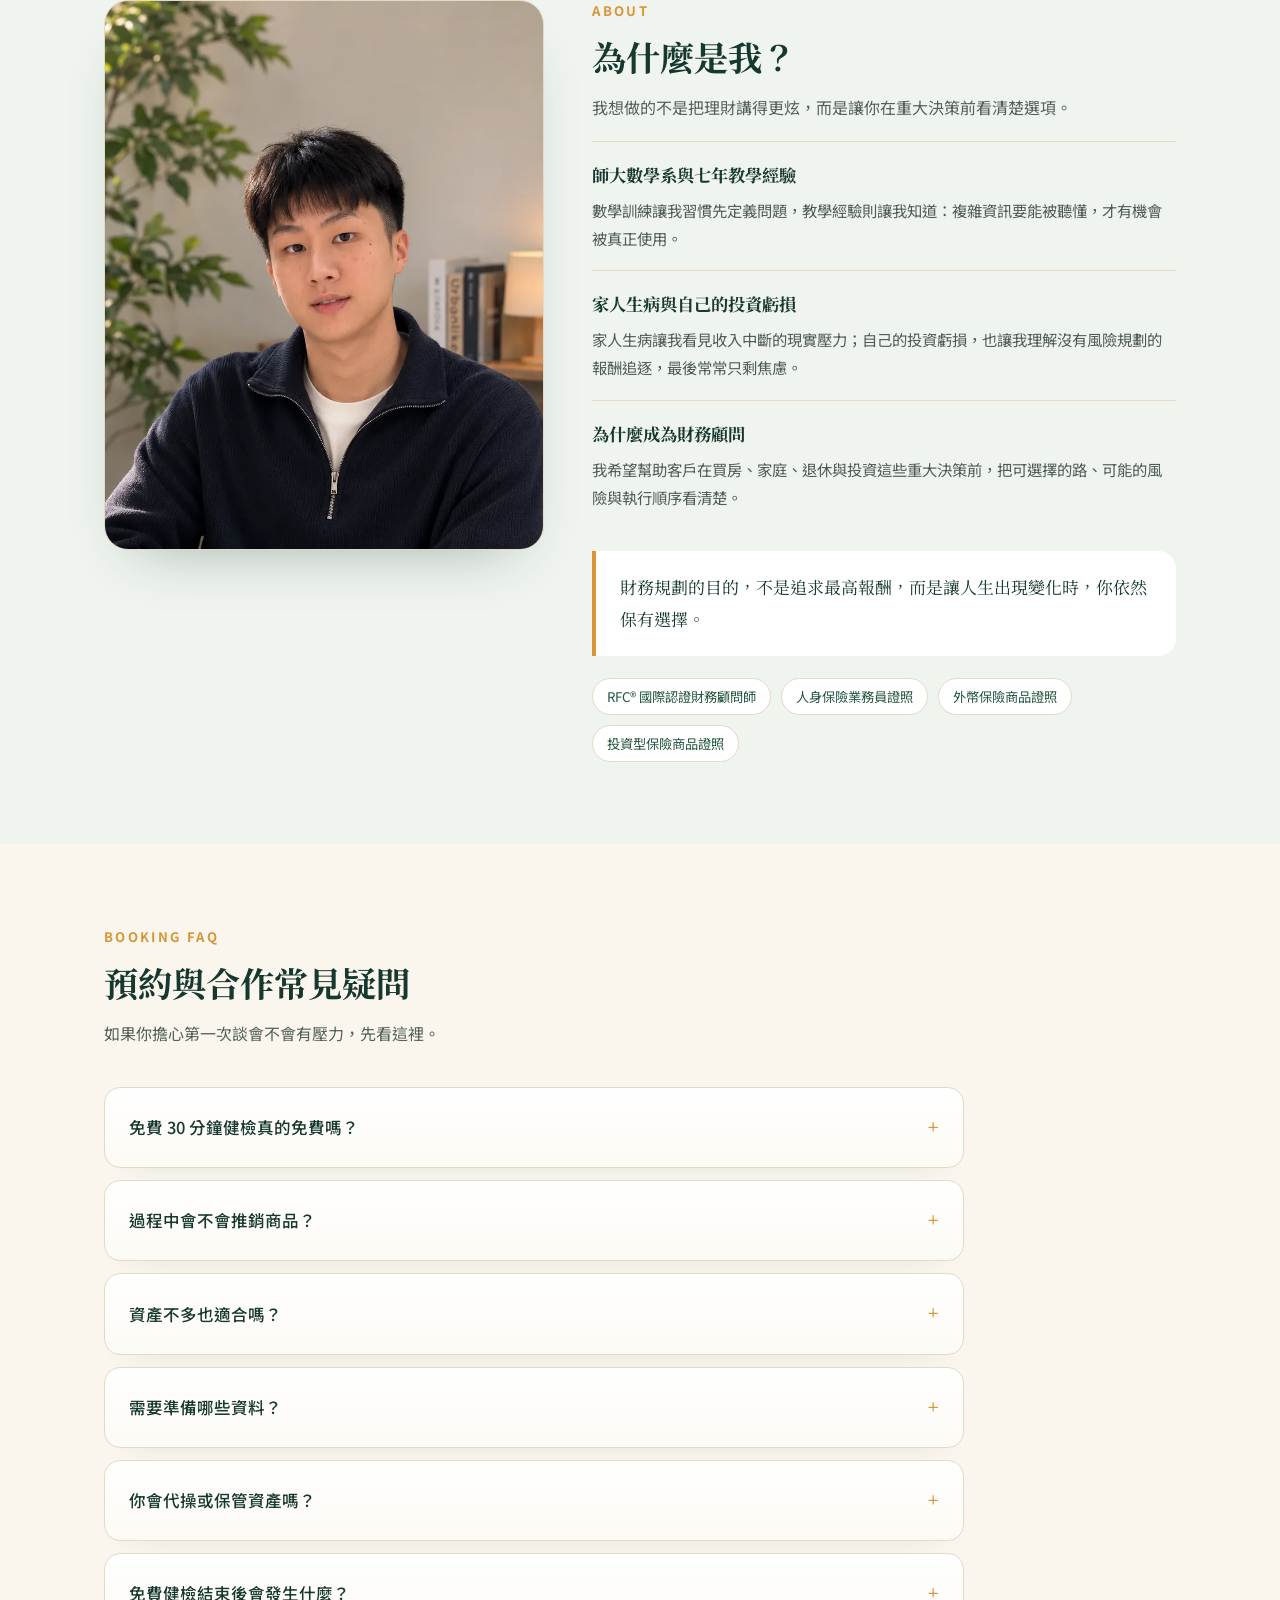
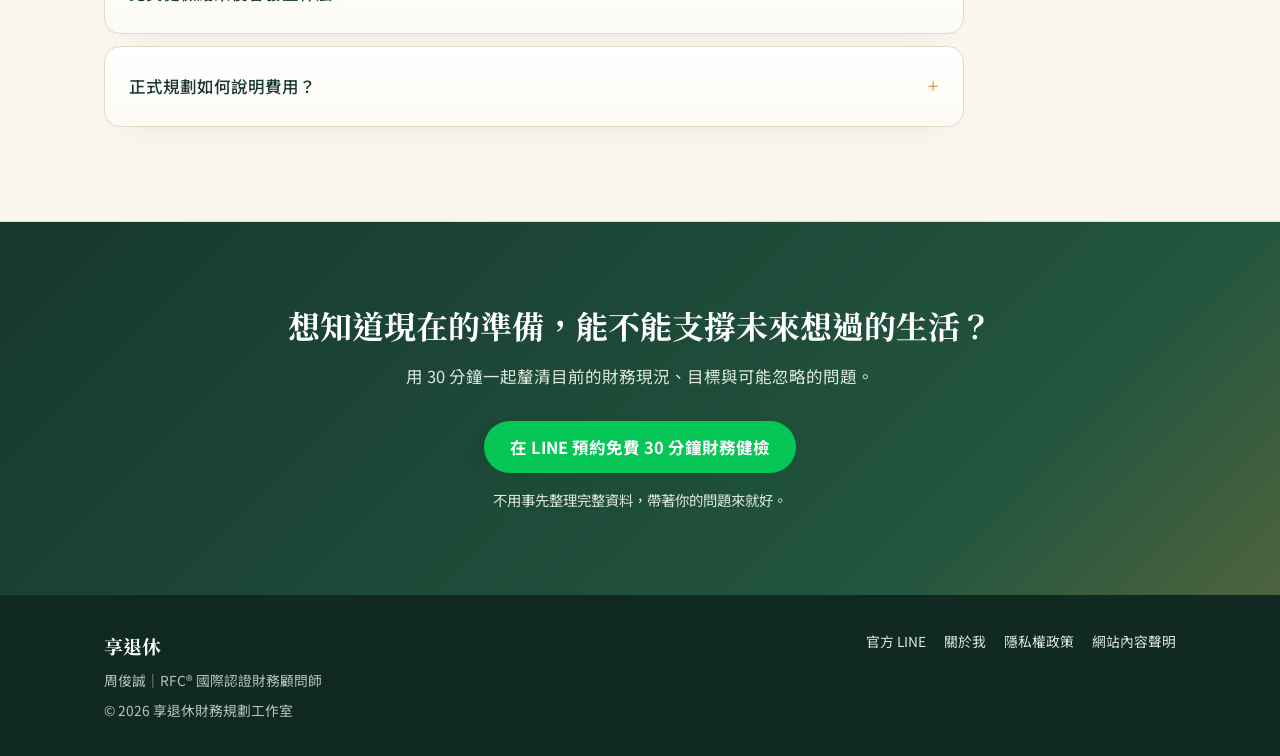
<file: report/index.html>
<!DOCTYPE html>
<html lang="zh-Hant">
<head>
<meta charset="UTF-8">
<meta name="viewport" content="width=device-width, initial-scale=1.0">
<title>3 分鐘財務健檢｜享退休</title>
<meta name="description" content="填幾個數字，先看見淨值、儲蓄率、緊急預備金與退休缺口可能藏著哪些問題。">
<link rel="canonical" href="https://jason168861.github.io/web/#report">
<meta http-equiv="refresh" content="0; url=../#report">
<script>location.replace('../#report');</script>
<style>
  body{margin:0;min-height:100vh;display:grid;place-items:center;
       background:#FAF6EE;color:#16382E;
       font-family:"Noto Sans TC","PingFang TC","Microsoft JhengHei",sans-serif;
       text-align:center;padding:24px;line-height:1.8}
  a{color:#23553F}
</style>
</head>
<body>
  <p>正在前往「3 分鐘財務健檢」…<br>
  如果沒有自動跳轉，請點 <a href="../#report">這裡</a>。</p>
</body>
</html>
</file>
<file: css/styles.css>
:root{
  --paper:#FAF6EE;
  --paper-2:#F1EADA;
  --pine:#16382E;
  --pine-2:#23553F;
  --sage:#7FA08A;
  --honey:#D89436;
  --honey-soft:#F6E3C2;
  --ink:#2A332E;
  --line:#E3DAC6;
  --radius:18px;
  --serif:"Noto Serif TC", serif;
  --sans:"Noto Sans TC", sans-serif;
  --num:"Fraunces", "Noto Serif TC", serif;
}
*{margin:0;padding:0;box-sizing:border-box}
html{scroll-behavior:smooth;-webkit-text-size-adjust:100%;text-size-adjust:100%}
@media (prefers-reduced-motion: reduce){
  html{scroll-behavior:auto}
  *,*::before,*::after{animation:none!important;transition:none!important}
}
body{
  font-family:var(--sans);
  background:var(--paper);
  color:var(--ink);
  line-height:1.75;
  font-size:16.5px;
  -webkit-font-smoothing:antialiased;
}
::selection{background:var(--honey-soft)}
img{max-width:100%;display:block}
a{color:inherit}
.wrap{max-width:1080px;margin:0 auto;padding:0 24px}
.anchor-point{display:block;height:0;scroll-margin-top:86px}

/* ---------- 導覽列 ---------- */
header{
  position:sticky;top:0;z-index:50;
  background:rgba(250,246,238,.9);
  backdrop-filter:blur(10px);
  border-bottom:1px solid var(--line);
}
.nav{display:flex;align-items:center;justify-content:space-between;height:68px}
.logo{font-family:var(--serif);font-weight:700;font-size:1.25rem;color:var(--pine);text-decoration:none;display:flex;align-items:center;gap:10px}
.logo .seed{width:26px;height:26px;flex:none}
.nav-links{display:flex;gap:28px;list-style:none;align-items:center}
.nav-links a{text-decoration:none;font-size:.95rem;color:var(--ink);transition:color .2s}
.nav-links a:hover{color:var(--pine-2)}
.btn{
  display:inline-block;background:var(--pine);color:#fff;text-decoration:none;
  padding:12px 26px;border-radius:999px;font-weight:500;font-size:.97rem;
  border:none;cursor:pointer;transition:transform .15s, background .2s;
}
.btn:hover{background:var(--pine-2);transform:translateY(-1px)}
.btn:focus-visible, a:focus-visible, button:focus-visible, summary:focus-visible, input:focus-visible{
  outline:3px solid var(--honey);outline-offset:3px;border-radius:6px;
}
.btn.small{padding:9px 20px;font-size:.9rem}
.btn.honey{background:var(--honey);color:var(--pine)}
.btn.honey:hover{background:#c8851f;color:#fff}
.nav-toggle{display:none}

/* ---------- Hero ---------- */
.hero{padding:84px 0 70px;position:relative;overflow:hidden}
.hero-grid{display:grid;grid-template-columns:1.15fr .85fr;gap:56px;align-items:center}
.eyebrow{
  display:inline-flex;align-items:center;gap:8px;
  font-size:.85rem;letter-spacing:.12em;color:var(--pine-2);
  background:var(--honey-soft);padding:6px 16px;border-radius:999px;margin-bottom:22px;
}
.hero h1{
  font-family:var(--serif);font-weight:700;color:var(--pine);
  font-size:clamp(1.9rem, 2.9vw, 2.4rem);line-height:1.3;margin-bottom:22px;
  text-wrap:balance;
}
.hero-br-d{display:inline}
.hero-br-m{display:none}
.hl{position:relative;white-space:nowrap}
.hl svg{position:absolute;left:0;bottom:-6px;width:100%;height:12px}
.hero p.lead{font-size:1.12rem;color:#4A554E;max-width:32em;margin-bottom:32px}
.hero-cta{display:flex;gap:14px;flex-wrap:wrap;align-items:center}
.hero-note{font-size:.85rem;color:#6E7A72;margin-top:14px}

.portrait{position:relative;justify-self:center}
.portrait .frame{
  width:min(340px,80vw);aspect-ratio:4/5;border-radius:170px 170px 24px 24px;
  background:linear-gradient(160deg,#DCE7DC,#B9CDBB);
  display:flex;align-items:flex-end;justify-content:center;overflow:hidden;
  border:1px solid var(--line);box-shadow:0 24px 60px -30px rgba(22,56,46,.35);
}
.portrait .frame span{
  font-family:var(--serif);font-size:5rem;color:var(--pine);opacity:.35;margin-bottom:40%;
}
.portrait .frame img{width:100%;height:100%;object-fit:cover}
.portrait .badge{
  position:absolute;right:-14px;bottom:26px;background:#fff;border:1px solid var(--line);
  border-radius:14px;padding:12px 18px;box-shadow:0 12px 30px -16px rgba(22,56,46,.3);
  font-size:.85rem;line-height:1.5;
}
.portrait .badge b{font-family:var(--num);font-size:1.3rem;color:var(--pine);display:block}

/* ---------- Hero:小標・身分・CTA 層級 ---------- */
.hero-copy{max-width:40em}
/* 小標:純分類文字(無膠囊底),前置一條蜂蜜短線做標記 */
.hero-kicker{display:inline-flex;align-items:center;gap:9px;font-size:.95rem;letter-spacing:.04em;
  color:var(--pine-2);margin-bottom:16px}
.hero-kicker::before{content:"";width:18px;height:2px;border-radius:2px;background:var(--honey);flex:none}
.btn.btn-lg{padding:15px 30px;font-size:1.02rem;font-weight:700}
.hero-cta-primary{box-shadow:0 14px 30px -14px rgba(22,56,46,.55);white-space:nowrap}
/* 次要 CTA:輕量文字連結,視覺層級明顯低於主 CTA */
.hero-link{display:inline-flex;align-items:center;gap:4px;color:var(--pine-2);font-size:.98rem;
  font-weight:500;text-decoration:none;padding:6px 2px;border-bottom:1px solid transparent;transition:.2s}
.hero-link:hover{color:var(--pine);border-bottom-color:var(--sage)}
.hero-id{display:flex;align-items:center;gap:10px;font-size:.9rem;color:#5B6760;margin-top:28px}
.hero-id-ava{display:none;width:52px;height:52px;border-radius:50%;object-fit:cover;
  border:2px solid #fff;box-shadow:0 4px 14px -6px rgba(22,56,46,.4);flex:none}

/* ---------- 信任條 ---------- */
.trust{border-top:1px solid var(--line);border-bottom:1px solid var(--line);background:var(--paper-2)}
.trust-grid{display:grid;grid-template-columns:repeat(4,1fr);gap:16px;padding:30px 0;text-align:center}
.trust-grid b{font-family:var(--num);font-size:1.9rem;color:var(--pine);display:block;line-height:1.2}
.trust-grid span{font-size:.88rem;color:#5B6760}

/* ---------- 共用區塊 ---------- */
section{padding:88px 0}
.sec-head{max-width:620px;margin-bottom:48px}
.sec-head .tag{font-size:.85rem;letter-spacing:.18em;color:var(--honey);font-weight:700;display:block;margin-bottom:10px}
.sec-head h2{font-family:var(--serif);font-weight:700;color:var(--pine);font-size:clamp(1.7rem,3.2vw,2.3rem);line-height:1.4;margin-bottom:14px}
.sec-head p{color:#4A554E}

/* ---------- 服務卡 ---------- */
.cards{display:grid;grid-template-columns:repeat(2,1fr);gap:22px}
.card{
  background:#fff;border:1px solid var(--line);border-radius:var(--radius);
  padding:32px 30px;transition:transform .2s, box-shadow .2s;
}
.card:hover{transform:translateY(-4px);box-shadow:0 20px 44px -24px rgba(22,56,46,.25)}
.card .icon{width:46px;height:46px;border-radius:12px;background:var(--honey-soft);display:grid;place-items:center;margin-bottom:18px}
.card h3{font-family:var(--serif);color:var(--pine);font-size:1.18rem;margin-bottom:10px}
.card p{font-size:.95rem;color:#4A554E}
.card .who{margin-top:14px;font-size:.82rem;color:var(--pine-2);background:#EFF4EE;display:inline-block;padding:4px 12px;border-radius:999px}
.card.featured{grid-column:1/-1;background:linear-gradient(135deg,#FFFDF8,#FBF3E2);border-color:#E8CC9A}
.card.featured h3{font-size:1.35rem}
.card.featured .flag{font-size:.78rem;font-weight:700;letter-spacing:.1em;color:#fff;background:var(--honey);padding:4px 14px;border-radius:999px;display:inline-block;margin-bottom:14px}

/* ---------- 複利試算機(鎮站之寶) ---------- */
.calc-sec{background:var(--pine);color:#EFEAE0;border-radius:32px;margin:0 16px}
.calc-sec .sec-head h2,.calc-sec .sec-head .tag{color:#fff}
.calc-sec .sec-head .tag{color:var(--honey)}
.calc-sec .sec-head p{color:#C8D2C8}
.calc{display:grid;grid-template-columns:1fr 1.1fr;gap:44px;align-items:stretch}
.calc-panel{background:rgba(255,255,255,.06);border:1px solid rgba(255,255,255,.14);border-radius:20px;padding:24px}
.calc label{display:flex;justify-content:space-between;font-size:.92rem;margin:22px 0 8px;color:#DCE4DA}
.calc label:first-of-type{margin-top:0}
.calc output{font-family:var(--num);color:#fff;font-size:1.05rem}
input[type=range]{
  width:100%;appearance:none;height:6px;border-radius:99px;
  background:rgba(255,255,255,.22);cursor:pointer;
}
input[type=range]::-webkit-slider-thumb{
  appearance:none;width:22px;height:22px;border-radius:50%;
  background:var(--honey);border:3px solid #fff;box-shadow:0 2px 8px rgba(0,0,0,.3);
}
input[type=range]::-moz-range-thumb{
  width:16px;height:16px;border-radius:50%;background:var(--honey);border:3px solid #fff;
}
.rate-hint{display:flex;justify-content:space-between;font-size:.75rem;color:#9FAFA2;margin-top:6px}
.calc-tabs{display:flex;gap:10px;margin-bottom:26px;flex-wrap:wrap}
.calc-tabs .tab{
  padding:12px 24px;border-radius:999px;border:1px solid rgba(255,255,255,.25);
  background:transparent;color:#DCE4DA;font-family:var(--sans);font-size:.95rem;cursor:pointer;transition:.2s;
}
.calc-tabs .tab[aria-selected=true]{background:var(--honey);color:var(--pine);border-color:var(--honey);font-weight:700}
.seg{display:flex;gap:8px;margin:6px 0 4px}
.seg button{
  flex:1;padding:10px 6px;border-radius:12px;border:1px solid rgba(255,255,255,.25);
  background:transparent;color:#DCE4DA;font-family:var(--sans);font-size:.88rem;cursor:pointer;transition:.2s;
}
.seg button[aria-pressed=true]{background:rgba(255,255,255,.92);color:var(--pine);border-color:#fff;font-weight:700}
.answer{
  background:linear-gradient(135deg, rgba(216,148,54,.25), rgba(216,148,54,.08));
  border:1px solid rgba(216,148,54,.5);border-radius:16px;padding:20px 22px;margin-bottom:18px;
}
.answer span{font-size:.85rem;color:#EBD9B8;display:block;margin-bottom:4px}
.answer b{font-family:var(--num);font-size:clamp(1.5rem,3vw,2.1rem);font-weight:650;color:#fff;line-height:1.3}
.answer .sub{font-size:.84rem;color:#C8D2C8;margin-top:8px;display:block}
.hide{display:none!important}
.rate-btns{display:flex;gap:10px;margin-top:8px}
.rate-btns button{
  flex:1;padding:10px 0;border-radius:12px;border:1px solid rgba(255,255,255,.25);
  background:transparent;color:#DCE4DA;font-family:var(--sans);font-size:.9rem;cursor:pointer;transition:.2s;
}
.rate-btns button[aria-pressed=true]{background:var(--honey);color:var(--pine);border-color:var(--honey);font-weight:700}
.result-nums{display:grid;grid-template-columns:1fr 1fr;gap:14px;margin-bottom:18px}
.result-nums .box{background:rgba(255,255,255,.06);border:1px solid rgba(255,255,255,.14);border-radius:16px;padding:18px 20px}
.result-nums .box span{font-size:.82rem;color:#B9C6BB;display:block;margin-bottom:4px}
.result-nums .box b{font-family:var(--num);font-size:clamp(1.3rem,2.4vw,1.8rem);font-weight:650;color:#fff}
.result-nums .box.gain b{color:var(--honey)}
.chart-box{flex:1;background:rgba(255,255,255,.05);border:1px solid rgba(255,255,255,.12);border-radius:16px;padding:16px;min-height:220px}
.chart-box svg{width:100%;height:100%;display:block}
.calc-foot{font-size:.8rem;color:#9FAFA2;margin-top:16px;line-height:1.6}

/* ---------- 流程 ---------- */
.steps{display:grid;grid-template-columns:repeat(3,1fr);gap:22px;counter-reset:step}
.step{background:#fff;border:1px solid var(--line);border-radius:var(--radius);padding:30px;position:relative}
.step::before{
  counter-increment:step;content:counter(step,decimal-leading-zero);
  font-family:var(--num);font-size:2.4rem;color:var(--honey);display:block;margin-bottom:10px;
}
.step h3{font-family:var(--serif);color:var(--pine);font-size:1.1rem;margin-bottom:8px}
.step p{font-size:.93rem;color:#4A554E}
.step .free{position:absolute;top:24px;right:24px;font-size:.75rem;background:var(--honey-soft);color:#8A5E14;padding:4px 12px;border-radius:999px;font-weight:700}

/* ---------- 客戶回饋 ---------- */
/* 客戶回饋輪播 */
.quotes-wrap{position:relative}
.quotes{display:flex;gap:24px;overflow-x:auto;scroll-snap-type:x mandatory;
  scroll-behavior:smooth;-webkit-overflow-scrolling:touch;
  padding:10px 4px 6px;margin:-10px -4px -6px;scrollbar-width:none}
.quotes::-webkit-scrollbar{display:none}
.quotes:focus-visible{outline:2px solid var(--sage);outline-offset:4px;border-radius:var(--radius)}

/* 卡片：襯紙漸層 + 浮雕引號 + 柔和陰影 + hover 微浮起 */
.quote{position:relative;flex:0 0 calc((100% - 48px)/3);scroll-snap-align:start;
  background:linear-gradient(180deg,#fff 0%,#FCFAF4 100%);
  border:1px solid var(--line);border-radius:20px;padding:32px 30px 26px;
  display:flex;flex-direction:column;gap:15px;overflow:hidden;
  box-shadow:0 1px 2px rgba(22,56,46,.04),0 18px 38px -28px rgba(22,56,46,.30);
  transition:transform .28s cubic-bezier(.2,.7,.2,1),box-shadow .28s,border-color .28s}
.quote::before{content:"\201C";position:absolute;top:2px;right:20px;z-index:0;
  font-family:var(--num);font-weight:650;font-size:5.5rem;line-height:1;color:var(--honey);opacity:.14;pointer-events:none}
.quote::after{content:"";position:absolute;left:0;top:0;width:100%;height:3px;
  background:linear-gradient(90deg,var(--sage),var(--honey));opacity:0;transition:opacity .28s}
.quote:hover{transform:translateY(-5px);border-color:#D8CDB4;
  box-shadow:0 2px 4px rgba(22,56,46,.05),0 28px 52px -24px rgba(22,56,46,.42)}
.quote:hover::after{opacity:.9}
.quote .stars{position:relative;z-index:1;color:var(--honey);font-size:.95rem;letter-spacing:3px;line-height:1}
.quote p{position:relative;z-index:1;font-family:var(--serif);font-size:1rem;line-height:1.85;color:#384640;flex:1;letter-spacing:.01em}
.quote .who{display:flex;align-items:center;gap:13px;padding-top:16px;margin-top:2px;border-top:1px solid var(--line)}
.quote .ava{width:46px;height:46px;border-radius:50%;flex:none;
  background:linear-gradient(135deg,var(--sage),var(--pine-2));color:#fff;
  display:grid;place-items:center;font-family:var(--serif);font-size:1.12rem;
  box-shadow:0 0 0 3px rgba(127,160,138,.18)}
.quote .who b{font-size:.92rem;color:var(--pine);display:block;line-height:1.4}
.quote .who span{font-size:.8rem;color:#74807A}

/* 左右導覽鈕：霧面玻璃質感 */
.q-nav{position:absolute;top:50%;transform:translateY(-50%);z-index:4;
  width:46px;height:46px;border-radius:50%;border:1px solid rgba(227,218,198,.9);
  background:rgba(255,255,255,.72);-webkit-backdrop-filter:blur(8px);backdrop-filter:blur(8px);
  color:var(--pine);font-size:1.5rem;line-height:1;cursor:pointer;display:grid;place-items:center;
  box-shadow:0 10px 26px -10px rgba(22,56,46,.35);
  transition:background .2s,color .2s,transform .2s,box-shadow .2s,opacity .2s}
.q-nav:hover{background:var(--pine);color:#fff;border-color:var(--pine);
  transform:translateY(-50%) scale(1.07);box-shadow:0 14px 30px -10px rgba(22,56,46,.5)}
.q-nav:active{transform:translateY(-50%) scale(.96)}
.q-nav.prev{left:-14px}
.q-nav.next{right:-14px}
.q-nav[hidden]{display:none}

/* 藥丸狀圓點，當前頁拉長 */
.q-dots{display:flex;justify-content:center;align-items:center;gap:8px;margin-top:22px}
.q-dots button{width:8px;height:8px;padding:0;border:none;border-radius:99px;cursor:pointer;
  background:#D8CFBC;transition:background .25s,width .25s}
.q-dots button:hover{background:var(--sage)}
.q-dots button[aria-selected="true"]{width:26px;background:var(--honey)}
.q-dots[hidden]{display:none}

/* ---------- FAQ ---------- */
.faq{max-width:760px;margin:0 auto}
.faq details{background:#fff;border:1px solid var(--line);border-radius:14px;margin-bottom:12px;overflow:hidden}
.faq summary{
  list-style:none;cursor:pointer;padding:20px 24px;font-weight:500;color:var(--pine);
  display:flex;justify-content:space-between;align-items:center;gap:16px;
}
.faq summary::-webkit-details-marker{display:none}
.faq summary::after{content:"+";font-family:var(--num);font-size:1.4rem;color:var(--honey);transition:transform .2s;flex:none}
.faq details[open] summary::after{transform:rotate(45deg)}
.faq .a{padding:0 24px 20px;font-size:.95rem;color:#4A554E}

/* ---------- 關於我 ---------- */
.about-grid{display:grid;grid-template-columns:.9fr 1.1fr;gap:56px;align-items:center}
.about-grid .creds{margin-top:22px;display:flex;flex-wrap:wrap;gap:10px}
.creds span{font-size:.83rem;background:#fff;border:1px solid var(--line);padding:6px 14px;border-radius:999px;color:var(--pine-2)}
.about-photo{
  border-radius:24px;
  border:1px solid var(--line);
  overflow:hidden;
  position:sticky; top:96px; align-self:start;
}
.about-photo span{font-family:var(--serif);font-size:1rem;color:#7C8A7F}
.about-photo img{ width:100%; height:auto; display:block; }

/* ---------- About 金句與服務附註 ---------- */
.pull-quote{
  border-left:4px solid var(--honey);background:#fff;border-radius:0 14px 14px 0;
  padding:20px 24px;margin:22px 0 4px;
  font-family:var(--serif);font-size:1.08rem;line-height:1.9;color:var(--pine);
}
.pull-quote em{font-style:normal;color:var(--honey);font-weight:700}
.svc-note{
  margin-top:26px;text-align:center;font-size:.92rem;color:#5B6760;
  background:#fff;border:1px dashed var(--line);border-radius:999px;padding:12px 24px;
}
.svc-note b{color:var(--pine-2)}

/* ---------- 結尾 CTA ---------- */
.cta-final{background:var(--paper-2);border-top:1px solid var(--line)}
.cta-inner{text-align:center;max-width:620px;margin:0 auto}
.cta-inner h2{font-family:var(--serif);color:var(--pine);font-size:clamp(1.7rem,3.2vw,2.3rem);margin-bottom:14px}
.cta-inner p{color:#4A554E;margin-bottom:30px}
.cta-row{display:flex;gap:14px;justify-content:center;flex-wrap:wrap}
.line-btn{
  display:inline-flex;align-items:center;gap:8px;background:#06C755;color:#fff;text-decoration:none;
  padding:12px 26px;border-radius:999px;font-weight:500;transition:transform .15s,filter .2s;
}
.line-btn:hover{transform:translateY(-1px);filter:brightness(1.05)}

footer{padding:36px 0 48px;font-size:.82rem;color:#74807A}
footer .disc{max-width:720px;margin-top:10px;line-height:1.7}

/* ---------- 進場動畫 ---------- */
.reveal{opacity:0;transform:translateY(18px);transition:opacity .6s ease,transform .6s ease}
.reveal.in{opacity:1;transform:none}

/* ---------- RWD ---------- */
@media (max-width:880px){
  .hero-grid,.calc,.about-grid{grid-template-columns:1fr}
  .about-photo{position:static;top:auto}
  .cards,.steps{grid-template-columns:1fr}
  .quote{flex-basis:calc((100% - 22px)/2)}   /* 平板:一頁 2 則 */
  .trust-grid{grid-template-columns:repeat(2,1fr);gap:24px 12px}
  .nav-links{display:none}
  /* 手機 Hero:降低密度 — 隱藏大照片改小頭像、次要 CTA 改文字連結、間距收斂 */
  .hero-copy{max-width:none}
  .hero-kicker{margin-bottom:16px}
  .hero h1{margin-bottom:22px}
  .hero p.lead{margin-bottom:28px}
  .hero-cta{flex-direction:column;align-items:stretch;gap:14px}
  .hero-cta .btn{width:100%;text-align:center}
  .hero-cta .hero-link{justify-content:center}
  .hero-id{margin-top:24px}
  .hero-id-ava{display:block}
  .portrait{display:none}
  section{padding:64px 0}
  .hero{padding:36px 0 22px}
  .calc-sec{margin:0}
  body{font-size:16px}
}

/* ========== 新增功能 ========== */

/* 頂部捲動進度條 */
.scroll-progress{
  position:fixed;top:0;left:0;height:3px;width:0%;z-index:60;
  background:linear-gradient(90deg,var(--honey),var(--sage));
  transition:width .08s linear;
}

/* 導覽列：高亮目前區塊 */
.nav-links a.active{color:var(--pine);font-weight:700}
.nav-links a.active::after{
  content:"";display:block;height:2px;border-radius:2px;
  background:var(--honey);margin-top:3px;
}

/* 數字變動時的脈動 */
@keyframes numPulse{0%{transform:scale(1)}40%{transform:scale(1.06)}100%{transform:scale(1)}}
.pulse{animation:numPulse .35s ease}

/* 拖延的代價 橫幅 */
.delay-cost{
  display:flex;align-items:center;gap:12px;margin-top:14px;
  background:linear-gradient(135deg,rgba(216,148,54,.18),rgba(216,148,54,.04));
  border:1px solid rgba(216,148,54,.4);border-radius:14px;padding:14px 18px;
}
.delay-cost .ic{font-size:1.4rem;flex:none}
.delay-cost p{font-size:.9rem;color:#EBD9B8;line-height:1.6;margin:0}
.delay-cost b{font-family:var(--num);color:var(--honey);font-size:1.05rem}

/* ---------- 理財原型測驗 ---------- */
.quiz-sec{background:var(--paper-2);border-top:1px solid var(--line);border-bottom:1px solid var(--line)}
.quiz-card{
  max-width:680px;margin:0 auto;background:#fff;border:1px solid var(--line);
  border-radius:24px;padding:40px 38px;box-shadow:0 24px 60px -38px rgba(22,56,46,.3);
  position:relative;overflow:hidden;
}
.quiz-progress{display:flex;gap:7px;margin-bottom:28px}
.quiz-progress i{
  flex:1;height:5px;border-radius:99px;background:var(--line);transition:background .3s;
}
.quiz-progress i.done{background:var(--honey)}
.quiz-step{animation:qFade .4s ease}
@keyframes qFade{from{opacity:0;transform:translateY(10px)}to{opacity:1;transform:none}}
.quiz-qnum{font-family:var(--num);font-size:.9rem;color:var(--honey);letter-spacing:.1em;font-weight:650;margin-bottom:8px}
.quiz-q{font-family:var(--serif);font-size:clamp(1.2rem,2.6vw,1.5rem);color:var(--pine);line-height:1.5;margin-bottom:24px}
.quiz-opts{display:flex;flex-direction:column;gap:12px}
.quiz-opt{
  text-align:left;background:var(--paper);border:1.5px solid var(--line);border-radius:14px;
  padding:16px 20px;font-family:var(--sans);font-size:1rem;color:var(--ink);cursor:pointer;
  transition:border-color .2s,background .2s,transform .12s;display:flex;align-items:center;gap:14px;
}
.quiz-opt:hover{border-color:var(--sage);background:#fff;transform:translateX(3px)}
.quiz-opt .dot{width:22px;height:22px;border-radius:50%;border:2px solid var(--line);flex:none;transition:.2s}
.quiz-opt:hover .dot{border-color:var(--honey)}
.quiz-back{
  margin-top:22px;background:none;border:none;color:#74807A;font-family:var(--sans);
  font-size:.9rem;cursor:pointer;display:inline-flex;align-items:center;gap:6px;
}
.quiz-back:hover{color:var(--pine-2)}
.quiz-back[disabled]{opacity:0;pointer-events:none}

/* 結果頁 */
.quiz-result{text-align:center;animation:qFade .5s ease}
.quiz-result .emoji{font-size:3.4rem;line-height:1;margin-bottom:6px}
.quiz-result .rtag{font-size:.82rem;letter-spacing:.18em;color:var(--honey);font-weight:700;display:block;margin-bottom:6px}
.quiz-result h3{font-family:var(--serif);font-size:clamp(1.5rem,3vw,2rem);color:var(--pine);margin-bottom:14px}
.quiz-result .desc{color:#4A554E;font-size:1.02rem;line-height:1.85;max-width:30em;margin:0 auto 22px}
.quiz-detail{display:grid;grid-template-columns:1fr 1fr;gap:14px;text-align:left;margin-bottom:28px}
.quiz-detail .blk{background:var(--paper);border:1px solid var(--line);border-radius:14px;padding:18px 20px}
.quiz-detail .blk b{display:flex;align-items:center;gap:8px;color:var(--pine);font-family:var(--serif);font-size:1rem;margin-bottom:8px}
.quiz-detail .blk p{font-size:.92rem;color:#4A554E;line-height:1.7;margin:0}
.quiz-result .r-cta{display:flex;gap:12px;justify-content:center;flex-wrap:wrap;align-items:center}
.quiz-retry{background:none;border:1px solid var(--line);border-radius:999px;padding:11px 22px;color:var(--pine-2);font-family:var(--sans);font-size:.92rem;cursor:pointer;transition:.2s}
.quiz-retry:hover{border-color:var(--sage);background:var(--paper)}
.quiz-export{display:inline-flex;align-items:center;gap:6px;background:rgba(216,148,54,.12);border:1px solid rgba(216,148,54,.5);border-radius:999px;padding:11px 20px;color:#A56A18;font-family:var(--sans);font-size:.92rem;font-weight:600;cursor:pointer;transition:.2s}
.quiz-export:hover{background:var(--honey);border-color:var(--honey);color:#16382E}
@media (max-width:560px){
  .quiz-card{padding:30px 22px}
  .quiz-detail{grid-template-columns:1fr}
  .quote{flex-basis:100%}        /* 手機:一頁 1 則 */
  .q-nav{display:none}           /* 改用滑動 + 圓點 */
  /* 手機:去標點後排成兩行「退休不只是停止工作／而是有選擇怎麼生活的能力」;
     長行 12 字,字級略縮(clamp 上限約 27px)以在 320px 起皆不溢出。
     (桌機以 hero-br-d 斷在「而是」之後,同為兩行)*/
  .hero h1{font-size:clamp(1.4rem,7vw,1.7rem);line-height:1.32;margin-bottom:18px}
  .hero-br-d{display:none}
  .hero-br-m{display:inline}
  .hero p.lead{font-size:1.06rem;line-height:1.6;margin-bottom:26px}
  .hero .btn.btn-lg{padding:15px 18px;font-size:.95rem}
}

/* 浮動諮詢按鈕 */
.fab{
  position:fixed;right:22px;bottom:22px;z-index:55;
  display:inline-flex;align-items:center;gap:9px;
  background:var(--pine);color:#fff;text-decoration:none;
  padding:14px 22px;border-radius:999px;font-weight:500;font-size:.96rem;
  box-shadow:0 14px 34px -12px rgba(22,56,46,.55);
  opacity:0;transform:translateY(20px) scale(.96);pointer-events:none;
  transition:opacity .35s,transform .35s,background .2s;
}
.fab.show{opacity:1;transform:none;pointer-events:auto}
.fab:hover{background:var(--pine-2)}
.fab .pulse-ring{width:9px;height:9px;border-radius:50%;background:var(--honey);box-shadow:0 0 0 0 rgba(216,148,54,.6);animation:ring 2s infinite}
@keyframes ring{0%{box-shadow:0 0 0 0 rgba(216,148,54,.55)}70%{box-shadow:0 0 0 8px rgba(216,148,54,0)}100%{box-shadow:0 0 0 0 rgba(216,148,54,0)}}
@media (max-width:560px){.fab{right:16px;bottom:16px;padding:13px 20px;font-size:.9rem}}
@media (prefers-reduced-motion: reduce){.fab .pulse-ring{animation:none}.pulse{animation:none}}

/* ====================================================================
   複利試算機 2.0 — 雙模式輸入・人生事件・互動圖表・逐年明細
   ==================================================================== */
.calc-grid{display:grid;grid-template-columns:1fr 1.12fr;gap:0 34px;align-items:start;
  grid-template-areas:
    "panel stage"
    "panel detail"
    "panel table"
    "panel foot";}
.calc-grid.result-pending{
  grid-template-columns:1fr;
  grid-template-areas:"panel";
}
.calc-grid.result-pending .result-stage,
.calc-grid.result-pending .result-detail,
.calc-grid.result-pending .table-wrap,
.calc-grid.result-pending .calc-foot{
  display:none!important;
}
.calc-panel{grid-area:panel}
.result-stage{grid-area:stage;display:flex;flex-direction:column}
.result-detail{grid-area:detail;margin-top:14px}
.table-wrap{grid-area:table}
.calc-foot{grid-area:foot}
.headline .mini-kpi{display:none;font-size:.82rem;color:#C8D2C8;margin-top:8px}
.mini-kpi b{display:inline;font-size:1em;color:#F2C778;font-family:var(--num);font-weight:650}
.stage-drag{display:none}
.stage-close{display:none}
.stage-zoom{display:none}

/* 面板標頭 + 滑桿/輸入切換 */
.panel-head{display:flex;align-items:center;justify-content:space-between;gap:12px;margin-bottom:18px}
.panel-title{font-family:var(--serif);font-size:1.1rem;color:#fff;font-weight:600}
.io-toggle{display:inline-flex;background:rgba(255,255,255,.08);border:1px solid rgba(255,255,255,.16);border-radius:999px;padding:3px}
.io-toggle button{
  border:none;background:transparent;color:#C8D2C8;font-family:var(--sans);
  font-size:.82rem;padding:7px 14px;border-radius:999px;cursor:pointer;transition:.2s;white-space:nowrap;
}
.io-toggle button[aria-pressed=true]{background:var(--honey);color:var(--pine);font-weight:700}

/* 單一欄位 */
.field{margin-bottom:13px}
.field-top{display:flex;align-items:center;justify-content:space-between;gap:10px;row-gap:6px;flex-wrap:wrap;margin-bottom:8px}
/* 大數字不被截斷:輸入框可隨內容成長、整列必要時換行 */
.field-box{max-width:100%}
.field-name{min-width:0}
.field-name{font-size:.92rem;color:#DCE4DA;display:flex;align-items:center;gap:7px}
.field-name .info,.cf-label .info{
  width:16px;height:16px;border-radius:50%;border:1px solid rgba(255,255,255,.4);
  font-size:.66rem;color:#B9C6BB;display:inline-grid;place-items:center;cursor:help;flex:none;line-height:1;
}
.info:focus-visible{outline:2px solid var(--honey);outline-offset:2px}
/* 數值輸入框(滑桿模式與輸入模式共用,永遠可點擊輸入) */
.field-box{display:inline-flex;align-items:center;gap:2px;background:rgba(255,255,255,.06);
  border:1px solid rgba(255,255,255,.18);border-radius:10px;padding:4px 8px;transition:border-color .2s,background .2s}
.field-box:focus-within{border-color:var(--honey);background:rgba(255,255,255,.1)}
.field-box .pre{font-size:.78rem;color:#9FB3A4}
.field-val{
  width:78px;background:transparent;border:none;color:#fff;text-align:right;
  font-family:var(--num);font-size:1.02rem;font-weight:650;padding:0;outline:none;-moz-appearance:textfield;
}
.field-val::-webkit-outer-spin-button,.field-val::-webkit-inner-spin-button{-webkit-appearance:none;margin:0}
.field-box .unit{font-size:.8rem;color:#B9C6BB;padding-left:1px}
.field-slider{margin-top:2px}
.rate-hint{position:relative;height:1.1em;font-size:.72rem;color:#9FAFA2;margin-top:6px}
.rate-hint span{position:absolute;top:0;white-space:nowrap}

/* 複利頻率選擇 */
.compound-freq{margin-top:14px}
.compound-freq .cf-label{display:flex;align-items:center;gap:7px;font-size:.92rem;color:#DCE4DA;margin-bottom:7px}
.compound-freq .seg button{padding:9px 6px;font-size:.85rem}

/* 精確數字 / 概數 切換鈕（沿用 chart-tools 風格） */
.num-toggle{display:inline-flex;align-items:center;gap:6px;
  border:1px solid rgba(255,255,255,.28);background:rgba(255,255,255,.06);color:#DCE4DA;
  font-family:var(--sans);font-size:.8rem;font-weight:500;padding:7px 13px;border-radius:999px;
  cursor:pointer;transition:background .2s,border-color .2s,color .2s,transform .12s}
.num-toggle:hover{background:rgba(255,255,255,.12);transform:translateY(-1px)}
.num-toggle[aria-pressed="true"]{background:rgba(216,148,54,.18);border-color:rgba(216,148,54,.55);color:#F2C778}
/* 分享連結按鈕（沿用切換鈕風格） */
.share-btn{display:inline-flex;align-items:center;gap:6px;
  border:1px solid rgba(255,255,255,.28);background:rgba(255,255,255,.06);color:#DCE4DA;
  font-family:var(--sans);font-size:.8rem;font-weight:500;padding:7px 13px;border-radius:999px;
  cursor:pointer;transition:background .2s,border-color .2s,color .2s,transform .12s}
.share-btn:hover{background:rgba(255,255,255,.12);transform:translateY(-1px)}
.share-btn.copied{background:rgba(127,160,138,.28);border-color:rgba(127,160,138,.7);color:#EAF3EC}

/* 自訂提示框：跟隨鼠標、固定在右上方，不被游標擋住 */
.info-tip{position:fixed;z-index:9999;pointer-events:none;max-width:240px;
  background:rgba(13,30,24,.97);border:1px solid rgba(216,148,54,.5);border-radius:10px;
  padding:9px 12px;font-size:.78rem;line-height:1.55;color:#EFEAE0;
  box-shadow:0 10px 26px -8px rgba(0,0,0,.65);
  opacity:0;visibility:hidden;transition:opacity .12s}
.info-tip.on{opacity:1;visibility:visible}

/* 輸入模式:隱藏滑桿,欄位排成兩欄,輸入框加大 + 步進鈕 */
.calc-panel[data-io="input"] .field-slider{display:none}
.calc-panel[data-io="input"] .rate-hint{display:none}
.calc-panel[data-io="input"] #forwardFields,
.calc-panel[data-io="input"] #goalFields,
.calc-panel[data-io="input"] #advFields{display:grid;grid-template-columns:1fr 1fr;gap:12px 16px}
.calc-panel[data-io="input"] .field{margin-bottom:4px}
/* 金額欄位位數多，輸入模式下跨整列，避免大數字在窄格子裡被截斷 */
.calc-panel[data-io="input"] .field-money{grid-column:1 / -1}
.calc-panel[data-io="input"] .field-money .field-val{font-variant-numeric:tabular-nums}
.calc-panel[data-io="input"] .field-top{flex-direction:column;align-items:flex-start;gap:6px}
.calc-panel[data-io="input"] .field-box{width:100%;justify-content:space-between;padding:9px 12px}
.calc-panel[data-io="input"] .field-val{width:100%;flex:1;text-align:left;font-size:1.05rem}
.calc-panel[data-io="input"] .stepper{display:inline-flex;gap:4px}
.stepper{display:none}
.stepper button{width:24px;height:24px;border-radius:7px;border:1px solid rgba(255,255,255,.2);
  background:rgba(255,255,255,.05);color:#DCE4DA;font-size:1rem;line-height:1;cursor:pointer;display:grid;place-items:center}
.stepper button:hover{background:rgba(255,255,255,.14)}
@media (max-width:560px){
  .calc-panel[data-io="input"] #forwardFields,
  .calc-panel[data-io="input"] #goalFields,
  .calc-panel[data-io="input"] #advFields{grid-template-columns:1fr}
}

/* 進階設定 */
details.adv{margin:8px 0 4px;border-top:1px solid rgba(255,255,255,.12);padding-top:14px}
details.adv summary{
  list-style:none;cursor:pointer;display:flex;align-items:center;gap:10px;
  font-size:.92rem;color:#EBD9B8;font-weight:500;
}
details.adv summary::-webkit-details-marker{display:none}
details.adv summary::before{content:"▸";color:var(--honey);transition:transform .2s;font-size:.9rem}
details.adv[open] summary::before{transform:rotate(90deg)}
details.adv summary i{font-style:normal;font-size:.78rem;color:#9FAFA2;margin-left:auto}
details.adv .adv-body{padding-top:16px}

/* 人生事件 */
.events{margin-top:14px;border-top:1px solid rgba(255,255,255,.12);padding-top:14px}
.events-head{display:flex;align-items:baseline;gap:8px;margin-bottom:12px;flex-wrap:wrap}
.events-head b{font-size:.96rem;color:#fff;font-weight:600;display:flex;align-items:center;gap:7px}
.events-head i{font-style:normal;font-size:.76rem;color:#9FAFA2}
.chips{display:flex;flex-wrap:wrap;gap:8px;margin-bottom:14px}
.chip{
  border:1px solid rgba(255,255,255,.22);background:rgba(255,255,255,.04);
  color:#DCE4DA;border-radius:999px;padding:7px 13px;font-size:.82rem;font-family:var(--sans);
  cursor:pointer;transition:.18s;display:inline-flex;align-items:center;gap:5px;
}
.chip:hover{border-color:var(--honey);background:rgba(216,148,54,.16);transform:translateY(-1px)}
.ev-row{
  display:grid;grid-template-columns:auto 1fr auto auto auto;gap:8px;align-items:center;
  background:rgba(255,255,255,.05);border:1px solid rgba(255,255,255,.14);
  border-radius:12px;padding:9px 10px;margin-bottom:9px;animation:qFade .3s ease;
}
.ev-row .ev-emoji{font-size:1.15rem;width:24px;text-align:center}
.ev-row .ev-name{background:transparent;border:none;color:#fff;font-family:var(--sans);font-size:.88rem;
  outline:none;min-width:0;width:100%;border-bottom:1px solid transparent;padding:2px 0}
.ev-row .ev-name:focus{border-bottom-color:rgba(255,255,255,.4)}
.ev-row .ev-type{font-size:.72rem;border-radius:7px;padding:3px 8px;cursor:pointer;border:1px solid;font-family:var(--sans);white-space:nowrap}
.ev-type.out{color:#F2B8A0;border-color:rgba(242,184,160,.5);background:rgba(242,120,80,.12)}
.ev-type.in{color:#B8E0B0;border-color:rgba(184,224,176,.5);background:rgba(120,200,110,.12)}
.ev-mini{display:inline-flex;align-items:center;gap:3px;background:rgba(0,0,0,.18);border:1px solid rgba(255,255,255,.14);
  border-radius:8px;padding:3px 7px}
.ev-mini input{background:transparent;border:none;color:#fff;font-family:var(--num);font-weight:650;
  text-align:right;outline:none;-moz-appearance:textfield}
.ev-mini input::-webkit-outer-spin-button,.ev-mini input::-webkit-inner-spin-button{-webkit-appearance:none;margin:0}
.ev-mini .yr{width:30px} .ev-mini .amt{width:64px}
.ev-mini small{font-size:.68rem;color:#9FB3A4}
.ev-del{width:24px;height:24px;border-radius:7px;border:1px solid rgba(255,255,255,.18);
  background:transparent;color:#C99;cursor:pointer;font-size:.95rem;line-height:1;display:grid;place-items:center}
.ev-del:hover{background:rgba(220,100,100,.2);border-color:rgba(220,100,100,.5)}
.add-event{margin-top:4px;width:100%;border:1px dashed rgba(255,255,255,.3);background:transparent;
  color:#DCE4DA;border-radius:12px;padding:11px;font-family:var(--sans);font-size:.88rem;cursor:pointer;transition:.2s}
.add-event:hover{border-color:var(--honey);color:#fff;background:rgba(255,255,255,.04)}
@media (max-width:560px){.ev-row{grid-template-columns:auto 1fr auto;row-gap:8px}.ev-row .ev-type{grid-column:2}.ev-row .ev-mini.y{grid-column:1/2}.ev-row .ev-mini.a{grid-column:2}.ev-row .ev-del{grid-row:1;grid-column:3}}

/* 結果區 */
.headline{background:linear-gradient(135deg,rgba(216,148,54,.28),rgba(216,148,54,.07));
  border:1px solid rgba(216,148,54,.5);border-radius:18px;padding:18px 20px;margin-bottom:0}
.headline>span{font-size:.85rem;color:#EBD9B8;display:block;margin-bottom:4px}
.headline b{font-family:var(--num);font-size:clamp(1.9rem,4.4vw,2.7rem);font-weight:650;color:#fff;line-height:1.2;display:block}
.headline .real-sub{font-size:.82rem;color:#C8D2C8;margin-top:8px;display:block}
.headline .real-sub b{display:inline;font-size:.95rem;color:#F2C778}
.result-nums{display:grid;grid-template-columns:1fr 1fr;gap:12px;margin-bottom:12px}
.result-nums .box{background:rgba(255,255,255,.06);border:1px solid rgba(255,255,255,.14);border-radius:14px;padding:15px 18px}
.result-nums .box span{font-size:.8rem;color:#B9C6BB;display:block;margin-bottom:3px}
.result-nums .box b{font-family:var(--num);font-size:clamp(1.15rem,2.4vw,1.55rem);font-weight:650;color:#fff}
.result-nums .box.gain b{color:var(--honey)}

/* 組成條 本金vs複利 */
.compo{margin-bottom:14px}
.compo .bar{height:14px;border-radius:99px;overflow:hidden;display:flex;background:rgba(255,255,255,.08)}
.compo .bar i{display:block;height:100%}
.compo .bar .p{background:#8FA796}
.compo .bar .g{background:linear-gradient(90deg,var(--honey),#E9A94B)}
.compo .leg{display:flex;gap:18px;margin-top:7px;font-size:.78rem;color:#B9C6BB;flex-wrap:wrap}
.compo .leg span{display:inline-flex;align-items:center;gap:6px}
.compo .leg .sw{width:11px;height:11px;border-radius:3px;flex:none}

.evstat{display:flex;align-items:center;gap:9px;background:rgba(242,120,80,.1);border:1px solid rgba(242,150,110,.35);
  border-radius:12px;padding:11px 15px;margin-bottom:14px;font-size:.86rem;color:#F4D2C0}
.evstat b{font-family:var(--num);color:#F2B8A0}
.warn{display:flex;align-items:flex-start;gap:10px;background:rgba(220,90,70,.14);border:1px solid rgba(220,120,100,.5);
  border-radius:12px;padding:13px 16px;margin-bottom:14px;font-size:.88rem;color:#F6D0C6;line-height:1.6}
.warn .ic{font-size:1.2rem;flex:none}
.warn b{color:#FFB9A6;font-family:var(--num)}

/* 圖表工具列 + 互動 */
.chart-tools{display:flex;gap:16px;flex-wrap:wrap;align-items:center;margin-bottom:10px}
.ck{display:inline-flex;align-items:center;gap:7px;font-size:.8rem;color:#C8D2C8;cursor:pointer;user-select:none}
.ck input{accent-color:var(--honey);width:15px;height:15px;cursor:pointer}
.export-btn{margin-left:auto;display:inline-flex;align-items:center;gap:6px;
  border:1px solid rgba(216,148,54,.55);background:rgba(216,148,54,.14);color:#F2C778;
  font-family:var(--sans);font-size:.8rem;font-weight:500;padding:7px 14px;border-radius:999px;
  cursor:pointer;transition:background .2s,border-color .2s,color .2s,transform .12s}
.export-btn:hover{background:var(--honey);border-color:var(--honey);color:var(--pine);transform:translateY(-1px)}
.export-btn:active{transform:translateY(0)}
.chart-box{flex:1;background:rgba(255,255,255,.05);border:1px solid rgba(255,255,255,.12);border-radius:16px;padding:14px 12px 10px;min-height:200px;margin-top:12px}
.chart-host{position:relative;width:100%}
.chart-host svg{width:100%;height:auto;display:block;touch-action:none}
.calc-chart-cta{
  margin-top:12px;
  display:flex;
  align-items:center;
  justify-content:space-between;
  gap:12px;
  background:rgba(216,148,54,.12);
  border:1px solid rgba(216,148,54,.36);
  border-radius:14px;
  padding:13px 14px;
}
.calc-chart-cta p{
  margin:0;
  color:#DCE4DA;
  font-size:.82rem;
  line-height:1.55;
}
.calc-chart-cta b{color:#F2C778;font-weight:700}
.calc-chart-cta a{
  flex:none;
  display:inline-flex;
  align-items:center;
  justify-content:center;
  min-height:36px;
  padding:8px 13px;
  border-radius:999px;
  background:#06C755;
  color:#fff;
  text-decoration:none;
  font-size:.82rem;
  font-weight:700;
  white-space:nowrap;
  box-shadow:0 10px 22px -14px rgba(0,0,0,.75);
  transition:filter .18s,transform .18s;
}
.calc-chart-cta a:hover{filter:brightness(1.06);transform:translateY(-1px)}
.tip{position:absolute;pointer-events:none;z-index:5;background:rgba(13,30,24,.95);border:1px solid rgba(216,148,54,.5);
  border-radius:10px;padding:9px 12px;font-size:.78rem;color:#EFEAE0;line-height:1.6;white-space:nowrap;
  box-shadow:0 8px 22px -8px rgba(0,0,0,.6);transform:translate(-50%,-115%)}
.tip b{font-family:var(--num);color:#fff}
.tip .yr{color:var(--honey);font-weight:700;display:block;margin-bottom:2px}
.tip .li{display:flex;justify-content:space-between;gap:14px}
.tip .li span{color:#B9C6BB}

/* 逐年明細表 */
details.table-wrap{margin-top:14px}
details.table-wrap summary{list-style:none;cursor:pointer;font-size:.86rem;color:#EBD9B8;display:flex;align-items:center;gap:8px;padding:6px 0}
details.table-wrap summary::-webkit-details-marker{display:none}
details.table-wrap summary::before{content:"▸";color:var(--honey);transition:transform .2s}
details.table-wrap[open] summary::before{transform:rotate(90deg)}
.table-scroll{max-height:280px;overflow:auto;margin-top:8px;border:1px solid rgba(255,255,255,.12);border-radius:12px}
table#yearTable{width:100%;border-collapse:collapse;font-size:.8rem}
table#yearTable th,table#yearTable td{padding:8px 12px;text-align:right;white-space:nowrap}
table#yearTable th{position:sticky;top:0;background:#1b4233;color:#C8D2C8;font-weight:500;border-bottom:1px solid rgba(255,255,255,.16);z-index:1}
table#yearTable td{color:#DCE4DA;font-family:var(--num);border-bottom:1px solid rgba(255,255,255,.07)}
table#yearTable td:first-child,table#yearTable th:first-child{text-align:center}
table#yearTable tr.ev td{background:rgba(216,148,54,.1)}
table#yearTable td.note{font-family:var(--sans);text-align:left;color:#F2C778;font-size:.76rem}
.answer{background:linear-gradient(135deg,rgba(216,148,54,.25),rgba(216,148,54,.08));
  border:1px solid rgba(216,148,54,.5);border-radius:16px;padding:20px 22px;margin-bottom:16px}
.answer span{font-size:.85rem;color:#EBD9B8;display:block;margin-bottom:4px}
.answer b{font-family:var(--num);font-size:clamp(1.5rem,3vw,2.1rem);font-weight:650;color:#fff;line-height:1.3;display:block}
.answer .sub{font-size:.84rem;color:#C8D2C8;margin-top:8px;display:block}

/* ============================================================
   手機/平板:輸入區優先顯示,結果圖表預設收在右側,
   避免在輸入區上方留下大塊空白。
   ============================================================ */
@media (max-width:880px){
  .calc-grid{display:flex;flex-direction:column;gap:0}
  /* 結果卡完整展開時排在輸入區之後;預設由 JS 收到右側 */
  .result-stage{
    order:2;position:sticky;top:64px;z-index:30;
    margin:0 0 16px;padding:8px 14px 14px;
    background:rgba(17,42,33,.94);backdrop-filter:blur(12px);
    border:1px solid rgba(255,255,255,.12);border-radius:18px;
    box-shadow:0 16px 32px -18px rgba(0,0,0,.75);
  }
  /* 整張卡片可拖曳(圖表區除外);放大模式維持可捲動看圖 */
  .result-stage:not(.is-zoomed){touch-action:none;-webkit-user-select:none;user-select:none;cursor:grab}
  .result-stage:not(.is-zoomed).dragging{cursor:grabbing}
  .result-stage:not(.is-zoomed) .chart-box{touch-action:auto;-webkit-user-select:auto;user-select:auto;cursor:auto}
  /* 拖動把手 */
  .stage-drag{display:flex;justify-content:center;align-items:center;height:20px;margin:-2px 0 4px;
    cursor:grab;touch-action:none;-webkit-user-select:none;user-select:none}
  .stage-drag .grip{width:42px;height:4px;border-radius:99px;background:rgba(255,255,255,.32);transition:background .15s}
  .stage-drag:active .grip,.result-stage.dragging .stage-drag .grip{background:var(--honey)}
  .result-stage.dragging{cursor:grabbing;box-shadow:0 26px 50px -14px rgba(0,0,0,.85)}
  .result-stage.is-floating{box-shadow:0 26px 50px -16px rgba(0,0,0,.8);touch-action:none}
  .result-stage.is-floating:not(.dragging){transition:left .22s ease,top .22s ease}
  .result-stage.is-hidden{opacity:0;pointer-events:none;transition:opacity .2s}
  /* 側邊收納:只露出一小條,邊緣顯示可拉出的把手 */
  .result-stage.is-peek{cursor:grab}
  .result-stage.is-peek::after{content:"";position:absolute;top:50%;transform:translateY(-50%);
    width:5px;height:46px;border-radius:99px;background:var(--honey);box-shadow:0 0 0 5px rgba(216,148,54,.16)}
  .result-stage.peek-left::after{right:9px}
  .result-stage.peek-right::after{left:9px}
  /* 關閉(收到右側)按鈕:手機版一開始就顯示,固定於放大鈕左側 */
  .stage-close{
    display:grid;place-items:center;position:absolute;top:7px;right:42px;z-index:3;
    width:27px;height:27px;border-radius:50%;padding:0;line-height:1;
    border:1px solid rgba(255,255,255,.22);background:rgba(0,0,0,.3);
    color:#DCE4DA;font-size:.82rem;cursor:pointer;-webkit-appearance:none;appearance:none;
    transition:background .15s,border-color .15s,color .15s;
  }
  .stage-close:hover,.stage-close:active{
    background:rgba(220,90,70,.5);border-color:rgba(255,160,140,.65);color:#fff;
  }
  .result-stage.is-peek .stage-close{display:none}

  /* 放大/縮小 浮動視窗的按鈕（手機版恆顯示於右上角） */
  .stage-zoom{
    display:grid;place-items:center;position:absolute;top:7px;right:8px;z-index:4;
    width:27px;height:27px;border-radius:50%;padding:0;
    border:1px solid rgba(255,255,255,.22);background:rgba(0,0,0,.3);
    color:#DCE4DA;cursor:pointer;-webkit-appearance:none;appearance:none;
    transition:background .15s,border-color .15s,color .15s;
  }
  .stage-zoom:hover,.stage-zoom:active{background:rgba(216,148,54,.5);border-color:rgba(255,200,120,.7);color:#fff}
  .stage-zoom .zi-out{display:none}
  .result-stage.is-zoomed .stage-zoom .zi-in{display:none}
  .result-stage.is-zoomed .stage-zoom .zi-out{display:block}
  /* 收到側邊時不顯示放大鈕（避免擋到內容） */
  .result-stage.is-peek .stage-zoom{display:none}

  /* 放大模式：置中的大視窗，方便看清楚圖表 */
  .stage-backdrop{position:fixed;inset:0;z-index:119;background:rgba(4,14,10,.62);
    backdrop-filter:blur(2px);opacity:0;transition:opacity .2s}
  .stage-backdrop.show{opacity:1}
  .result-stage.is-zoomed{
    position:fixed !important;z-index:120;
    left:50% !important;top:50% !important;transform:translate(-50%,-50%);
    width:min(620px,94vw) !important;max-height:92vh;overflow:auto;-webkit-overflow-scrolling:touch;
    margin:0 !important;padding:16px 16px 20px;
    border-radius:20px;box-shadow:0 30px 70px -10px rgba(0,0,0,.9);
  }
  .result-stage.is-zoomed .stage-drag{display:none}
  .result-stage.is-zoomed .stage-close{display:grid}
  /* 放大時把大數字與圖表也放大一點 */
  .result-stage.is-zoomed .headline b{font-size:clamp(1.7rem,7vw,2.3rem)}
  .result-stage.is-zoomed .chart-box{min-height:300px}
  .calc-panel{order:1;padding:20px;align-self:stretch}
  /* 數值較長時(如目標金額 1,000 萬),讓金額盒換到名稱下一行,避免擠壓名稱 */
  .field-top{flex-wrap:wrap;row-gap:7px}
  .field-box{margin-left:auto;max-width:100%}
  .result-detail{order:3;margin-top:20px}
  .table-wrap{order:4}
  .calc-foot{order:5;margin-top:14px}

  /* 置頂區精簡:標頭去框、大數字縮小、補上投入/獲利小字、圖表變矮 */
  .result-stage .headline{padding:0;background:none;border:none;margin:0}
  .result-stage .headline>span{font-size:.76rem;margin-bottom:2px}
  .result-stage .headline b{font-size:clamp(1.5rem,6.6vw,1.95rem);white-space:nowrap}
  .result-stage .real-sub{display:none}
  .result-stage .headline .mini-kpi{display:block;margin-top:5px}
  .result-stage .headline .mini-kpi b{display:inline;font-size:1em;font-weight:650;color:#F2C778}
  .result-stage .answer{padding:14px 16px;margin-bottom:0}
  .chart-box{min-height:0;padding:10px 10px 4px;margin-top:10px}
  .calc-chart-cta{
    flex-direction:column;
    align-items:stretch;
    padding:12px;
  }
  .calc-chart-cta a{
    width:100%;
    white-space:normal;
    text-align:center;
  }
  .chart-tools{gap:14px;margin-bottom:6px}
  .ck{font-size:.75rem}
}
@media (max-width:560px){
  .result-stage{top:60px;padding:6px 12px 12px}
  .result-stage .headline b{font-size:clamp(1.35rem,7vw,1.7rem)}
  .calc-panel{padding:16px}
  .mini-kpi{font-size:.78rem}
}
@media (min-width:641px) and (max-width:880px){
  .result-stage{
    position:relative;
    top:auto;
  }
  .result-stage:not(.is-zoomed){
    touch-action:auto;
    -webkit-user-select:auto;
    user-select:auto;
    cursor:auto;
  }
  .stage-drag,
  .stage-close,
  .stage-zoom{display:none}
}
@media (min-width:881px){
  .result-stage.is-floating,
  .result-stage.is-peek,
  .result-stage.is-hidden{
    position:static!important;
    left:auto!important;
    top:auto!important;
    width:auto!important;
    margin:0!important;
    opacity:1!important;
    pointer-events:auto!important;
    transform:none!important;
  }
  .result-stage.is-peek::after{display:none!important}
}

/* ---------- 功能解鎖（加 LINE 後開放）---------- */
.lock-wrap{position:relative}
/* 鎖定遮罩：功能照常顯示（僅輕霧 + 不可操作），讓人看到能解鎖什麼；點擊跳出解鎖視窗 */
.lock-veil{position:absolute;inset:0;z-index:6;display:grid;place-items:center;cursor:pointer;
  border-radius:12px;border:1px dashed rgba(216,148,54,.5);
  background:rgba(17,42,33,.22);-webkit-backdrop-filter:blur(1px);backdrop-filter:blur(1px);
  transition:background .2s}
.lock-veil:hover{background:rgba(17,42,33,.12)}
/* 實心藥丸標籤：在任何內容上都清楚可讀 */
.lock-veil .lv-in{display:inline-flex;align-items:center;gap:9px;text-align:left;
  padding:10px 16px;border-radius:999px;
  background:rgba(13,30,24,.94);border:1px solid rgba(216,148,54,.6);
  box-shadow:0 10px 28px -10px rgba(0,0,0,.7)}
.lock-veil:hover .lv-in{border-color:var(--honey)}
.lock-veil .lv-ico{font-size:1.2rem;flex:none}
.lock-veil .lv-txt{display:flex;flex-direction:column;gap:1px}
.lock-veil b{color:#F2C778;font-size:.92rem;font-weight:700;line-height:1.3}
.lock-veil .lv-sub{color:#C8D2C8;font-size:.76rem;line-height:1.3}

/* 解鎖視窗 */
.unlock-modal{position:fixed;inset:0;z-index:200;display:none;place-items:center;padding:20px;
  background:rgba(4,14,10,.62);-webkit-backdrop-filter:blur(3px);backdrop-filter:blur(3px)}
.unlock-modal.show{display:grid}
.um-card{position:relative;width:min(420px,92vw);background:var(--paper);
  border:1px solid var(--line);border-radius:18px;padding:32px 26px 26px;text-align:center;
  box-shadow:0 30px 70px -20px rgba(0,0,0,.6)}
.um-x{position:absolute;top:12px;right:14px;border:none;background:none;font-size:1.05rem;color:#9AA39C;cursor:pointer;line-height:1}
.um-x:hover{color:var(--pine)}
.um-ico{font-size:2rem;margin-bottom:6px}
.um-card h3{font-family:var(--serif);color:var(--pine);font-size:1.2rem;margin-bottom:8px}
.um-desc{font-size:.9rem;color:#5A655D;line-height:1.7;margin-bottom:20px}
.um-line{display:block;background:#06C755;color:#fff;text-decoration:none;font-weight:700;
  padding:13px 18px;border-radius:12px;transition:filter .2s,transform .12s}
.um-line:hover{filter:brightness(1.06);transform:translateY(-1px)}
.um-code{display:flex;gap:8px;margin-top:14px}
.um-code input{flex:1;min-width:0;background:#fff;border:1px solid var(--line);border-radius:10px;
  padding:11px 13px;font-family:var(--sans);font-size:.95rem;color:var(--ink);outline:none}
.um-code input:focus{border-color:var(--honey)}
.um-code button{flex:none;background:var(--pine);color:#fff;border:none;border-radius:10px;
  padding:0 20px;font-family:var(--sans);font-weight:700;font-size:.92rem;cursor:pointer;transition:background .2s}
.um-code button:hover{background:var(--pine-2)}
.um-err{color:#C0392B;font-size:.82rem;min-height:1.2em;margin-top:10px}

/* ---------- 金融策略圖鑑 ---------- */
.strat-grid{display:grid;grid-template-columns:repeat(3,1fr);gap:20px}
.strat-card{position:relative;background:#fff;border:1px solid var(--line);border-radius:var(--radius);
  padding:26px 24px;cursor:pointer;display:flex;flex-direction:column;gap:10px;text-align:left;font:inherit;
  box-shadow:0 1px 2px rgba(22,56,46,.04),0 14px 32px -26px rgba(22,56,46,.3);
  transition:transform .25s cubic-bezier(.2,.7,.2,1),box-shadow .25s,border-color .25s}
.strat-card:hover,.strat-card:focus-visible{transform:translateY(-5px);border-color:#D8CDB4;outline:none;
  box-shadow:0 2px 4px rgba(22,56,46,.05),0 26px 48px -24px rgba(22,56,46,.42)}
.strat-card .strat-emoji{font-size:1.85rem;line-height:1}
.strat-card .strat-tag{position:absolute;top:18px;right:18px;font-size:.7rem;letter-spacing:.04em;
  color:var(--pine-2);background:var(--paper-2);padding:4px 11px;border-radius:999px}
.strat-card h3{font-family:var(--serif);font-size:1.12rem;color:var(--pine);line-height:1.45;margin-top:2px}
.strat-card .strat-teaser{font-size:.9rem;color:#5A655D;line-height:1.7;flex:1}
.strat-card .strat-more{font-size:.85rem;font-weight:700;color:var(--honey);transition:gap .2s}
.strat-card:hover .strat-more{color:#bf7d24}
.strat-card .strat-body{display:none}

/* 閱讀彈窗 */
.strat-modal{position:fixed;inset:0;z-index:200;display:none;justify-content:center;align-items:flex-start;
  padding:40px 20px;overflow:auto;background:rgba(4,14,10,.62);-webkit-backdrop-filter:blur(3px);backdrop-filter:blur(3px)}
.strat-modal.show{display:flex}
.sm-card{position:relative;width:min(640px,96vw);margin:auto;background:var(--paper);border:1px solid var(--line);
  border-radius:20px;padding:38px 34px 30px;box-shadow:0 40px 90px -24px rgba(0,0,0,.6)}
.sm-x{position:absolute;top:14px;right:16px;border:none;background:none;font-size:1.2rem;color:#9AA39C;cursor:pointer;line-height:1}
.sm-x:hover{color:var(--pine)}
.sm-head{display:flex;align-items:center;gap:12px;margin-bottom:10px}
.sm-emoji{font-size:2rem;line-height:1}
.sm-tag{font-size:.72rem;color:var(--pine-2);background:var(--paper-2);padding:4px 11px;border-radius:999px}
.sm-card h3{font-family:var(--serif);font-size:1.45rem;color:var(--pine);line-height:1.4;margin-bottom:18px}
.sm-body{font-size:.96rem;color:#3E4A43;line-height:1.9}
.sm-body p{margin-bottom:14px}
.sm-body .s-h{font-family:var(--serif);font-weight:700;color:var(--pine);font-size:1.04rem;margin:20px 0 7px;display:block}
.sm-body .s-tw,.sm-body .s-warn{border-radius:12px;padding:14px 16px;margin:16px 0;font-size:.92rem;line-height:1.85}
.sm-body .s-tw{background:rgba(127,160,138,.12);border:1px solid rgba(127,160,138,.42)}
.sm-body .s-warn{background:rgba(216,148,54,.1);border:1px solid rgba(216,148,54,.42)}
.sm-body .s-tw b,.sm-body .s-warn b{color:var(--pine)}
.sm-body .s-key{background:var(--paper-2);border-left:3px solid var(--honey);border-radius:0 10px 10px 0;
  padding:12px 16px;margin:16px 0 0}
.sm-body .sm-note{font-size:.76rem;color:#9AA39C;line-height:1.6;margin:12px 0 0}
.sm-cta{display:flex;flex-wrap:wrap;gap:12px;align-items:center;justify-content:space-between;
  margin-top:24px;padding-top:20px;border-top:1px solid var(--line)}
.sm-cta span{font-size:.92rem;color:#4A554E;font-weight:500}
.sm-cta a{background:#06C755;color:#fff;text-decoration:none;font-weight:700;padding:11px 20px;border-radius:999px;
  white-space:nowrap;transition:filter .2s,transform .12s}
.sm-cta a:hover{filter:brightness(1.06);transform:translateY(-1px)}
@media (max-width:880px){
  .strat-grid{grid-template-columns:repeat(2,1fr)}
}
@media (max-width:560px){
  /* 手機版:6 張改成左右滑動，避免頁面太長 */
  .strat-grid{
    display:flex;grid-template-columns:none;gap:14px;
    overflow-x:auto;overflow-y:hidden;scroll-snap-type:x mandatory;
    -webkit-overflow-scrolling:touch;scrollbar-width:none;
    padding:10px 4px 14px;margin:-10px -4px 0;scroll-padding:0 4px}
  .strat-grid::-webkit-scrollbar{display:none}
  .strat-card{flex:0 0 84%;scroll-snap-align:start}
  /* 觸控避免 sticky-hover 把卡片頂起、影響貼齊 */
  .strat-card:hover{transform:none;
    box-shadow:0 1px 2px rgba(22,56,46,.04),0 14px 32px -26px rgba(22,56,46,.3)}
  .sm-card{padding:32px 22px 26px}
  .strat-modal{padding:20px 12px}
}

/* ---------- 財務健檢報告 ---------- */
.report-sec{background:var(--paper-2)}
.report-form{background:#fff;border:1px solid var(--line);border-radius:var(--radius);
  padding:28px 26px;box-shadow:0 1px 2px rgba(22,56,46,.04),0 18px 40px -30px rgba(22,56,46,.3)}
.rf-grid{display:grid;grid-template-columns:repeat(2,1fr);gap:18px 26px}
.rf-set{border:none;display:flex;flex-direction:column;gap:10px;min-width:0}
.rf-set legend{font-family:var(--serif);font-weight:700;color:var(--pine);font-size:1rem;margin-bottom:4px}
.rf-field{display:flex;align-items:center;gap:8px;font-size:.9rem;color:#4A554E}
.rf-field>span{flex:1;min-width:0}
.rf-field input{width:42%;max-width:160px;background:var(--paper);border:1px solid var(--line);border-radius:9px;
  padding:9px 11px;font-family:var(--num);font-size:.98rem;color:var(--ink);text-align:right;outline:none;transition:border-color .2s}
.rf-field input:focus{border-color:var(--honey);background:#fff}
.rf-field input::placeholder{color:#C2C8BD;font-family:var(--sans);font-weight:400;opacity:1}
.rf-field input.rf-invalid{border-color:#C0392B;background:#FFF6F4}
.rf-err{width:100%;color:#C0392B;font-size:.86rem;font-weight:500;margin:0}
.rf-field>i{font-style:normal;font-size:.8rem;color:#9AA39C;width:18px}
.rf-foot{display:flex;align-items:center;gap:16px;flex-wrap:wrap;margin-top:24px}
.rf-go{background:var(--pine);color:#fff;border:none;border-radius:12px;padding:14px 26px;
  font-family:var(--sans);font-weight:700;font-size:1rem;cursor:pointer;transition:background .2s,transform .12s}
.rf-go:hover{background:var(--pine-2);transform:translateY(-1px)}
.rf-priv{font-size:.8rem;color:#74807A}

/* 報告視窗 */
.report-modal{position:fixed;inset:0;z-index:200;display:none;justify-content:center;align-items:flex-start;
  padding:30px 16px;overflow:auto;background:rgba(4,14,10,.66);-webkit-backdrop-filter:blur(3px);backdrop-filter:blur(3px)}
.report-modal.show{display:flex}
.rm-card{position:relative;width:min(760px,100%);margin:auto;background:#fff;border-radius:18px;
  box-shadow:0 40px 90px -24px rgba(0,0,0,.6);overflow:hidden}
.rm-actions{position:sticky;top:0;z-index:2;display:flex;gap:10px;align-items:center;justify-content:flex-end;
  padding:12px 16px;background:rgba(250,246,238,.92);-webkit-backdrop-filter:blur(6px);backdrop-filter:blur(6px);border-bottom:1px solid var(--line)}
.rm-dl{margin-right:auto;background:#06C755;color:#fff;border:none;border-radius:999px;padding:10px 20px;
  font-family:var(--sans);font-weight:700;font-size:.92rem;cursor:pointer;transition:filter .2s,transform .12s}
.rm-dl:hover{filter:brightness(1.06);transform:translateY(-1px)}
.rm-x{width:34px;height:34px;border-radius:50%;border:1px solid var(--line);background:#fff;color:#74807A;
  font-size:1rem;cursor:pointer;line-height:1}
.rm-x:hover{color:var(--pine);border-color:var(--sage)}

/* 報告文件本體 */
.rdoc{padding:34px 38px 30px;color:#3E4A43}
.rdoc-head{display:flex;justify-content:space-between;align-items:flex-start;gap:16px;
  padding-bottom:18px;border-bottom:2px solid var(--pine)}
.rdoc-brand{font-size:.82rem;color:var(--pine-2);margin-bottom:6px}
.rdoc-head h2{font-family:var(--serif);font-size:1.5rem;color:var(--pine)}
.rdoc-meta{font-size:.8rem;color:#74807A;text-align:right;line-height:1.7;flex:none}
.rdoc-section{margin-top:24px}
.rdoc-section h3{font-family:var(--serif);font-size:1.12rem;color:var(--pine);margin-bottom:12px}

.rscore{display:flex;align-items:center;gap:24px;background:var(--paper);border:1px solid var(--line);
  border-radius:14px;padding:20px 22px}
.score-ring{width:120px;height:120px;flex:none}
.rscore-side{flex:1;min-width:0}
.rscore-grade{font-family:var(--serif);font-size:1.4rem;font-weight:700;line-height:1.1}
.rscore-side p{font-size:.86rem;color:#5A655D;margin:4px 0 12px;line-height:1.6}
.rscore-bars{display:grid;grid-template-columns:1fr 1fr;gap:8px 18px}
.rsub{font-size:.78rem;color:#5A655D}
.rsub b{float:right;color:var(--pine);font-family:var(--num)}
.rsub i{display:block;height:6px;border-radius:99px;background:#E7DEC9;margin-top:4px;overflow:hidden}
.rsub u{display:block;height:100%;background:var(--sage);border-radius:99px}

.rrow3{display:grid;grid-template-columns:repeat(3,1fr);gap:12px}
.rkpi{background:var(--paper);border:1px solid var(--line);border-radius:12px;padding:14px 16px;text-align:center}
.rkpi span{display:block;font-size:.78rem;color:#74807A;margin-bottom:6px}
.rkpi b{font-family:var(--num);font-size:1.15rem;color:var(--pine)}
.rkpi.hl{background:rgba(127,160,138,.14);border-color:rgba(127,160,138,.45)}
.rkpi.warn{background:rgba(216,148,54,.12);border-color:rgba(216,148,54,.45)}
.rkpi.warn b{color:#C0612A}
.rkpi.good{background:rgba(46,125,91,.1);border-color:rgba(46,125,91,.4)}
.rkpi.good b{color:#2E7D5B}

.ralloc{margin-top:14px}
.ralloc-bar{display:flex;height:14px;border-radius:99px;overflow:hidden;background:#E7DEC9}
.ralloc-bar i{display:block;height:100%}
.ralloc-leg{display:flex;flex-wrap:wrap;gap:14px;margin-top:8px;font-size:.8rem;color:#5A655D}
.ralloc-leg i{display:inline-block;width:10px;height:10px;border-radius:3px;margin-right:5px;vertical-align:middle}

.rnote{font-size:.9rem;color:#4A554E;line-height:1.7}
.rnote b{color:var(--pine);font-family:var(--num)}
.rmini{font-size:.78rem;color:#9AA39C;margin-top:8px}
.rprog{position:relative;height:22px;border-radius:99px;background:#E7DEC9;overflow:hidden;margin-top:10px}
.rprog u{display:block;height:100%;background:linear-gradient(90deg,var(--sage),var(--pine-2));border-radius:99px}
.rprog span{position:absolute;inset:0;display:grid;place-items:center;font-size:.74rem;color:#16382E;font-weight:600}
.rproj{width:100%;height:auto;margin-top:12px;background:var(--paper);border:1px solid var(--line);border-radius:12px;padding:6px}
.rtake{margin:0;padding-left:20px;font-size:.92rem;color:#4A554E;line-height:1.8}
.rtake li{margin-bottom:6px}

.rcta{background:linear-gradient(135deg,rgba(216,148,54,.16),rgba(127,160,138,.12));
  border:1px solid rgba(216,148,54,.4);border-radius:14px;padding:22px 24px;margin-top:26px}
.rcta p{font-size:.92rem;color:#4A554E;line-height:1.8;margin:8px 0 16px}
.rcta-line{display:inline-block;background:#06C755;color:#fff;text-decoration:none;font-weight:700;
  padding:12px 22px;border-radius:999px;transition:filter .2s,transform .12s}
.rcta-line:hover{filter:brightness(1.06);transform:translateY(-1px)}
.rdoc-disc{font-size:.74rem;color:#9AA39C;line-height:1.7;margin-top:22px}
.rdoc-foot{margin-top:14px;padding-top:14px;border-top:1px solid var(--line);font-size:.78rem;color:var(--pine-2)}

@media (max-width:620px){
  .rf-grid{grid-template-columns:1fr;gap:16px}
  .rdoc{padding:24px 20px}
  .rdoc-head{flex-direction:column}
  .rdoc-meta{text-align:left}
  .rscore{flex-direction:column;text-align:center;gap:14px}
  .rscore-bars{grid-template-columns:1fr}
  .rrow3{grid-template-columns:1fr;gap:10px}
  .rkpi{display:flex;justify-content:space-between;align-items:center;text-align:left}
  .rkpi span{margin-bottom:0}
}

/* ---------- 免費工具區 intro ---------- */
.tools-intro{padding-bottom:20px}

/* 列印：只留報告本體，隱藏按鈕與其他區塊 */
@media print{
  body{background:#fff}
  body>*:not(.report-modal){display:none !important}
  .report-modal{position:static !important;display:block !important;overflow:visible;background:#fff;padding:0;-webkit-backdrop-filter:none;backdrop-filter:none}
  .rm-card{width:100%;max-width:none;margin:0;border-radius:0;box-shadow:none;overflow:visible}
  .rm-actions{display:none !important}
  .rdoc{padding:0}
  .rdoc-section,.rscore,.rkpi,.rcta,.rproj{break-inside:avoid}
  .rcta-line,.rdoc-foot{color:#16382E !important}
}

/* ====================================================================
   享退休首頁重整版
   ==================================================================== */
.home-redesign{
  --paper:#FAF6EE;
  --paper-2:#F1EADA;
  --mist:#EFF5EF;
  --cream:#FFFDF8;
  --pine:#16382E;
  --pine-2:#23553F;
  --sage:#7FA08A;
  --honey:#D89436;
  --honey-soft:#F6E3C2;
  --ink:#2A332E;
  --line:#E3DAC6;
  --soft-shadow:0 22px 52px -34px rgba(22,56,46,.38);
  background:var(--paper);
}
.home-redesign *{letter-spacing:0}
.home-redesign .wrap{max-width:1120px}
.home-redesign header{
  background:rgba(250,246,238,.9);
  border-bottom:1px solid rgba(227,218,198,.86);
}
.home-redesign .nav{height:68px;gap:18px}
.home-redesign .logo{
  gap:9px;
  white-space:nowrap;
  min-width:0;
}
.home-redesign .logo-name{
  font-family:var(--serif);
  font-weight:700;
  color:var(--pine);
}
.home-redesign .logo-subtitle{
  font-family:var(--sans);
  font-size:.82rem;
  font-weight:500;
  color:#66746B;
  padding-left:10px;
  margin-left:2px;
  border-left:1px solid rgba(227,218,198,.95);
}
.home-redesign .nav-links{gap:20px}
.home-redesign .nav-links a{font-size:.92rem;color:#4C5B52}
.site-map-menu{
  position:relative;
  flex:none;
}
.site-map-menu summary{
  list-style:none;
  cursor:pointer;
  display:inline-flex;
  align-items:center;
  gap:8px;
  background:rgba(255,255,255,.74);
  border:1px solid var(--line);
  border-radius:999px;
  padding:9px 16px;
  color:var(--pine);
  font-size:.9rem;
  font-weight:700;
  box-shadow:0 12px 28px -22px rgba(22,56,46,.35);
  transition:background .2s,border-color .2s,transform .15s;
}
.site-map-menu summary::-webkit-details-marker{display:none}
.site-map-menu summary::before{
  content:"";
  width:12px;
  height:8px;
  border-top:2px solid currentColor;
  border-bottom:2px solid currentColor;
  box-shadow:0 4px 0 currentColor;
  opacity:.72;
}
.site-map-menu summary::after{
  content:"";
  width:7px;
  height:7px;
  border-right:1.5px solid currentColor;
  border-bottom:1.5px solid currentColor;
  transform:rotate(45deg) translateY(-2px);
  transition:transform .18s;
}
.site-map-menu[open] summary{
  background:var(--pine);
  border-color:var(--pine);
  color:#fff;
}
.site-map-menu[open] summary::after{transform:rotate(225deg) translate(-2px,-1px)}
.site-map-panel{
  position:absolute;
  right:0;
  top:calc(100% + 14px);
  z-index:80;
  width:min(260px,calc(100vw - 32px));
  max-height:min(72vh,620px);
  overflow:auto;
  display:flex;
  flex-direction:column;
  gap:2px;
  padding:14px 18px;
  background:rgba(255,253,248,.98);
  border:1px solid var(--line);
  border-radius:18px;
  box-shadow:0 30px 70px -34px rgba(22,56,46,.5);
}
.site-map-panel::before{
  content:"";
  position:absolute;
  right:34px;
  top:-7px;
  width:14px;
  height:14px;
  background:rgba(255,253,248,.98);
  border-left:1px solid var(--line);
  border-top:1px solid var(--line);
  transform:rotate(45deg);
}
.site-map-panel a{
  position:relative;
  z-index:1;
  display:block;
  padding:8px 2px;
  border:none;
  border-radius:0;
  background:transparent;
  color:var(--pine);
  font-size:.95rem;
  font-weight:600;
  line-height:1.45;
  text-decoration:none;
  transition:color .16s,transform .16s;
}
.site-map-panel a:hover{
  color:var(--honey);
  transform:translateX(2px);
}
.home-redesign section{padding:82px 0}
.home-redesign .sec-head{max-width:650px;margin-bottom:40px}
.home-redesign .sec-head .tag{
  color:var(--honey);
  font-size:.82rem;
  font-weight:700;
  margin-bottom:10px;
}
.home-redesign .sec-head h2{
  font-size:2.14rem;
  line-height:1.4;
  margin-bottom:12px;
}
.home-redesign .sec-head p{font-size:1rem;color:#536057}
.home-redesign .btn,
.home-redesign .line-btn,
.home-redesign .tool-card a,
.home-redesign .rf-go{
  border-radius:999px;
}

.home-redesign .hero-redesign{
  padding:88px 0 68px;
  background:
    linear-gradient(135deg,rgba(250,246,238,.98) 0%,rgba(250,246,238,.86) 48%,rgba(241,234,218,.92) 100%);
  border-bottom:1px solid rgba(227,218,198,.75);
}
.home-redesign .hero-grid{grid-template-columns:1.08fr .92fr;gap:54px}
.home-redesign .hero h1{
  font-size:2.86rem;
  line-height:1.25;
  margin-bottom:22px;
}
.home-redesign .hero p.lead{font-size:1.08rem;max-width:34em}
.home-redesign .hero-cta{gap:16px}
.home-redesign .hero-cta-primary{
  box-shadow:0 16px 34px -18px rgba(22,56,46,.62);
}
.home-redesign .hero-link{
  border:1px solid var(--line);
  border-radius:999px;
  padding:12px 18px;
  background:rgba(255,255,255,.72);
  box-shadow:0 10px 28px -22px rgba(22,56,46,.28);
}
.home-redesign .hero-link:hover{border-color:var(--sage);background:#FDFEF9}
.home-redesign .portrait .frame{
  border-radius:170px 170px 24px 24px;
  width:min(350px,82vw);
  background:linear-gradient(160deg,#DCE7DC,#B9CDBB);
  box-shadow:0 30px 70px -34px rgba(22,56,46,.42);
}

.pain-section{background:#FFFDF8}
.issue-grid{
  display:grid;
  grid-template-columns:repeat(3,1fr);
  gap:20px;
}
.issue-card{
  position:relative;
  background:linear-gradient(180deg,#fff 0%,#FCFAF4 100%);
  border:1px solid var(--line);
  border-radius:18px;
  padding:24px 24px 26px;
  min-height:172px;
  box-shadow:0 1px 2px rgba(22,56,46,.04),0 18px 38px -30px rgba(22,56,46,.28);
  transition:transform .22s,box-shadow .22s,border-color .22s;
}
.issue-card:hover{
  transform:translateY(-3px);
  border-color:#D8CDB4;
  box-shadow:0 24px 48px -28px rgba(22,56,46,.34);
}
.issue-card::before,
.tool-card::before,
.service-option::before{
  content:"";
  position:absolute;
  left:18px;
  right:18px;
  top:0;
  height:3px;
  border-radius:0 0 999px 999px;
  background:linear-gradient(90deg,var(--sage),var(--honey));
  opacity:.55;
}
.issue-card span{
  display:block;
  font-family:var(--num);
  color:var(--honey);
  font-size:.82rem;
  font-weight:650;
  margin-bottom:18px;
}
.issue-card h3{
  font-family:var(--serif);
  color:var(--pine);
  font-size:1.18rem;
  line-height:1.35;
  margin-bottom:8px;
}
.issue-card p{font-size:.95rem;color:#4F5C54;line-height:1.75}

.method-section{background:var(--paper-2)}
.method-flow{
  position:relative;
  display:grid;
  grid-template-columns:repeat(4,1fr);
  gap:18px;
}
.method-flow::before{
  content:"";
  position:absolute;
  left:4%;
  right:4%;
  top:29px;
  height:2px;
  background:linear-gradient(90deg,var(--sage),var(--honey));
  opacity:.55;
}
.method-step{
  position:relative;
  padding:76px 18px 18px;
  border-radius:18px;
  background:rgba(255,255,255,.36);
  border:1px solid rgba(227,218,198,.62);
}
.step-no{
  position:absolute;
  left:18px;
  top:18px;
  width:58px;
  height:58px;
  border-radius:50%;
  display:grid;
  place-items:center;
  background:var(--pine);
  color:#fff;
  font-family:var(--num);
  font-weight:650;
  box-shadow:0 0 0 8px var(--paper-2);
}
.method-step h3{
  font-family:var(--serif);
  color:var(--pine);
  font-size:1.12rem;
  line-height:1.35;
  margin-bottom:8px;
}
.method-step p{font-size:.94rem;color:#526059;line-height:1.7}
.method-note{
  margin-top:32px;
  color:var(--pine);
  font-family:var(--serif);
  font-size:1.22rem;
  font-weight:700;
  background:rgba(255,255,255,.58);
  border:1px solid rgba(227,218,198,.9);
  border-radius:18px;
  padding:18px 22px;
  display:inline-block;
}

.story-section{background:#FAF6EE}
.case-grid{
  display:grid;
  grid-template-columns:repeat(2,1fr);
  gap:20px;
}
.case-card{
  position:relative;
  background:linear-gradient(180deg,#fff 0%,#FCFAF4 100%);
  border:1px solid var(--line);
  border-radius:18px;
  overflow:hidden;
  box-shadow:var(--soft-shadow);
}
.case-card > summary{
  list-style:none;
  cursor:pointer;
  padding:22px;
  display:flex;
  align-items:flex-start;
  justify-content:space-between;
  gap:14px;
}
.case-card > summary::-webkit-details-marker{display:none}
.case-card > summary span{
  color:var(--pine);
  font-family:var(--serif);
  font-weight:700;
  line-height:1.45;
}
.case-card > summary b{
  flex:none;
  color:var(--honey);
  font-size:.82rem;
  font-weight:700;
}
.case-card[open] > summary{border-bottom:1px solid var(--line);background:#FBF3E2}
.case-body{padding:20px 22px 22px}
.case-body p{
  font-size:.93rem;
  line-height:1.75;
  color:#4F5C54;
  margin-bottom:12px;
}
.case-body p:last-child{margin-bottom:0}
.case-body strong{color:var(--pine)}
.case-brief{
  display:grid;
  gap:10px;
}
.case-more{
  margin-top:16px;
  border-top:1px dashed rgba(207,196,174,.9);
  padding-top:14px;
}
.case-more summary{
  list-style:none;
  cursor:pointer;
  color:var(--honey);
  font-size:.88rem;
  font-weight:700;
  display:inline-flex;
  align-items:center;
  gap:8px;
}
.case-more summary::-webkit-details-marker{display:none}
.case-more summary::after{
  content:"＋";
  width:18px;
  height:18px;
  border-radius:999px;
  display:grid;
  place-items:center;
  background:rgba(216,148,54,.14);
  font-size:.78rem;
}
.case-more[open] summary::after{content:"－"}
.case-more-body{
  margin-top:14px;
  background:#FFFDF8;
  border:1px solid rgba(227,218,198,.9);
  border-radius:14px;
  padding:16px 18px;
}

.service-section{background:#FFFDF8}
.service-grid{
  display:grid;
  grid-template-columns:repeat(3,1fr);
  gap:20px;
  align-items:stretch;
}
.service-option{
  position:relative;
  background:linear-gradient(180deg,#fff 0%,#FCFAF4 100%);
  border:1px solid var(--line);
  border-radius:20px;
  padding:28px 26px 30px;
  box-shadow:0 1px 2px rgba(22,56,46,.04),0 20px 42px -32px rgba(22,56,46,.26);
}
.service-option.main-service{
  background:linear-gradient(145deg,#16382E 0%,#23553F 100%);
  color:#fff;
  border-color:var(--pine);
  transform:translateY(-8px);
  box-shadow:0 30px 62px -32px rgba(22,56,46,.7);
}
.service-label{
  display:inline-block;
  color:var(--pine-2);
  background:#EAF1EA;
  border-radius:999px;
  padding:4px 10px;
  font-size:.78rem;
  font-weight:700;
  margin-bottom:14px;
}
.main-service .service-label{background:rgba(255,255,255,.14);color:#F6E3C2}
.service-option h3{
  font-family:var(--serif);
  font-size:1.24rem;
  line-height:1.38;
  color:var(--pine);
  margin-bottom:18px;
}
.main-service h3{color:#fff}
.service-option dl{display:grid;gap:12px}
.service-option dt{font-size:.82rem;color:#76837B;font-weight:700}
.service-option dd{font-size:.94rem;color:#4F5C54;line-height:1.65}
.main-service dt{color:#BFD1C5}
.main-service dd{color:#E7EEE9}
.service-action{
  display:flex;
  align-items:center;
  gap:18px;
  flex-wrap:wrap;
  margin-top:24px;
  padding-top:22px;
  border-top:1px solid var(--line);
}
.service-action p{color:#5C695F;font-size:.93rem}

.tools-section{background:linear-gradient(180deg,#EEF4EF 0%,#FAF6EE 100%)}
.tool-card-grid{
  display:grid;
  grid-template-columns:repeat(3,1fr);
  gap:20px;
}
.tool-card{
  position:relative;
  background:linear-gradient(180deg,#fff 0%,#FCFAF4 100%);
  border:1px solid var(--line);
  border-radius:18px;
  padding:24px;
  box-shadow:0 1px 2px rgba(22,56,46,.04),0 18px 40px -32px rgba(22,56,46,.3);
  transition:transform .22s,box-shadow .22s,border-color .22s;
}
.tool-card:hover{
  transform:translateY(-3px);
  border-color:#D8CDB4;
  box-shadow:0 24px 48px -28px rgba(22,56,46,.34);
}
.tool-card span{
  color:var(--honey);
  font-family:var(--num);
  font-weight:650;
  font-size:.82rem;
}
.tool-card h3{
  font-family:var(--serif);
  color:var(--pine);
  font-size:1.16rem;
  margin:12px 0 8px;
}
.tool-card p{font-size:.93rem;color:#536057;line-height:1.7;min-height:76px}
.tool-card a{
  display:inline-flex;
  margin-top:14px;
  text-decoration:none;
  background:var(--pine);
  color:#fff;
  padding:9px 15px;
  font-weight:700;
  font-size:.9rem;
}
.tool-workbench{
  display:grid;
  gap:28px;
}
.tool-widget,
.calc-widget{
  border-radius:24px;
  padding:34px;
  scroll-margin-top:86px;
}
.home-redesign .report-sec{
  background:linear-gradient(180deg,#fff 0%,#FCFAF4 100%);
  border:1px solid var(--line);
  box-shadow:var(--soft-shadow);
}
.home-redesign .report-sec .sec-head,
.home-redesign .calc-widget .sec-head,
.home-redesign .quiz-sec .sec-head{
  text-align:left;
  margin-left:0;
  margin-right:0;
}
.home-redesign .report-form,
.home-redesign .quiz-card{
  border-radius:20px;
  box-shadow:0 22px 48px -36px rgba(22,56,46,.34);
}
.home-redesign .calc-sec{
  margin:0;
  border-radius:28px;
  padding:34px;
  box-shadow:0 30px 70px -42px rgba(22,56,46,.76);
}
.home-redesign .calc-panel,
.home-redesign .chart-box,
.home-redesign .headline,
.home-redesign .answer,
.home-redesign .result-nums .box,
.home-redesign .quiz-detail .blk{
  border-radius:18px;
}
.home-redesign .headline b{font-size:2.25rem}
.home-redesign .answer b{font-size:1.75rem}
.home-redesign .result-nums .box b{font-size:1.35rem}
.home-redesign .quiz-q{font-size:1.28rem}
.home-redesign .quiz-result h3{font-size:1.7rem}
.home-redesign .calc-tabs .tab,
.home-redesign .seg button,
.home-redesign .field-box,
.home-redesign .add-event,
.home-redesign .num-toggle,
.home-redesign .share-btn,
.home-redesign .export-btn{
  border-radius:999px;
}
.home-redesign .calc-foot a{color:#F6E3C2}
.home-redesign .quiz-sec{
  background:linear-gradient(180deg,#fff 0%,#FCFAF4 100%);
  border:1px solid var(--line);
  box-shadow:var(--soft-shadow);
}

.money-faq-section{background:#FFFDF8}
.knowledge-faq,
.booking-faq{
  max-width:860px;
  margin:0;
}
.home-redesign .faq details{
  border-radius:16px;
  box-shadow:0 16px 34px -30px rgba(22,56,46,.26);
  background:linear-gradient(180deg,#fff 0%,#FCFAF4 100%);
  transition:border-color .2s,box-shadow .2s;
}
.home-redesign .faq details:hover{
  border-color:#D8CDB4;
  box-shadow:0 22px 42px -32px rgba(22,56,46,.32);
}
.money-answer b{
  display:block;
  color:var(--pine);
  margin-top:12px;
  font-size:.92rem;
}
.money-answer b:first-child{margin-top:0}
.money-answer p{margin-top:2px;line-height:1.65}

.about-section{background:#EFF4EE}
.home-redesign .about-grid{
  grid-template-columns:.86fr 1.14fr;
  gap:48px;
  align-items:start;
}
.home-redesign .about-photo{
  border-radius:24px;
  position:sticky;
  top:96px;
  background:#DDE9DF;
  box-shadow:0 26px 58px -34px rgba(22,56,46,.42);
}
.home-redesign .about-photo img{
  aspect-ratio:4/5;
  width:100%;
  height:auto;
  object-fit:cover;
  object-position:center top;
}
.about-copy .sec-head{margin-bottom:20px}
.about-story{
  border-top:1px solid var(--line);
  padding:18px 0;
}
.about-story h3{
  font-family:var(--serif);
  color:var(--pine);
  font-size:1.08rem;
  margin-bottom:7px;
}
.about-story p{font-size:.96rem;color:#4F5C54;line-height:1.8}
.home-redesign .pull-quote{
  border-radius:0 18px 18px 0;
  background:#fff;
  font-size:1.06rem;
}
.home-redesign .creds span{border-radius:999px;background:#fff}

.booking-faq-section{background:var(--paper)}
.home-redesign .cta-final{
  background:linear-gradient(135deg,#16382E 0%,#23553F 76%,#D89436 180%);
  color:#fff;
}
.home-redesign .cta-inner{text-align:center}
.home-redesign .cta-inner h2{
  color:#fff;
  font-size:2rem;
  line-height:1.35;
}
.home-redesign .cta-inner p{color:#DDE8E0}
.home-redesign .cta-note{
  margin:14px 0 0;
  font-size:.9rem;
  color:#BFD1C5;
}
.home-redesign .line-btn{
  background:#06C755;
  font-weight:700;
  box-shadow:0 16px 34px -20px rgba(0,90,42,.55);
}

.home-redesign footer{
  background:#102A22;
  color:#D6E0D9;
  padding:34px 0;
}
.footer-grid{
  display:grid;
  grid-template-columns:1fr 1.4fr;
  gap:28px;
  align-items:start;
}
.footer-brand{display:grid;gap:6px}
.footer-brand strong{
  color:#fff;
  font-family:var(--serif);
  font-size:1.18rem;
}
.footer-brand span{font-size:.86rem;color:#B5C4BA}
.footer-links{
  display:flex;
  flex-wrap:wrap;
  gap:14px 18px;
  justify-content:flex-end;
  align-items:flex-start;
}
.footer-links a,
.footer-links summary{
  color:#DDE8E0;
  text-decoration:none;
  font-size:.86rem;
  cursor:pointer;
  list-style:none;
}
.footer-links summary::-webkit-details-marker{display:none}
.footer-links details{
  max-width:260px;
}
.footer-links p{
  margin-top:8px;
  color:#A8B9AE;
  font-size:.78rem;
  line-height:1.6;
}

@media (max-width:1080px){
  .home-redesign .nav-links{display:none}
}
@media (max-width:700px){
  .home-redesign .nav{
    height:74px;
    gap:10px;
    padding-left:18px;
    padding-right:18px;
  }
  .home-redesign .logo{
    display:grid;
    grid-template-columns:26px minmax(0,1fr);
    grid-template-rows:auto auto;
    gap:1px 9px;
    white-space:normal;
    min-width:0;
  }
  .home-redesign .logo .seed{
    grid-row:1/3;
    align-self:center;
  }
  .home-redesign .logo-name{
    line-height:1.15;
    font-size:1.12rem;
  }
  .home-redesign .logo-subtitle{
    display:block;
    border-left:none;
    padding-left:0;
    margin-left:0;
    font-size:.72rem;
    line-height:1.2;
    color:#68756D;
    overflow:hidden;
    text-overflow:ellipsis;
    white-space:nowrap;
  }
  .site-map-menu summary{
    padding:9px 12px;
    font-size:.84rem;
  }
  .site-map-panel{
    position:fixed;
    top:82px;
    left:14px;
    right:14px;
    width:auto;
    max-height:calc(100vh - 110px);
    padding:14px 18px;
    border-radius:18px;
  }
  .site-map-panel::before{display:none}
}
@media (max-width:880px){
  .home-redesign section{padding:60px 0}
  .home-redesign .hero-redesign{padding:42px 0 34px}
  .home-redesign .hero-grid,
  .home-redesign .about-grid{grid-template-columns:1fr}
  .home-redesign .hero h1{font-size:2.2rem}
  .issue-grid,
  .case-grid,
  .service-grid,
  .tool-card-grid{grid-template-columns:1fr 1fr}
  .method-flow{grid-template-columns:1fr;gap:0}
  .method-flow::before{left:29px;right:auto;top:0;bottom:0;width:2px;height:auto}
  .method-step{padding:0 0 28px 86px;min-height:82px}
  .step-no{left:0;top:0}
  .service-option.main-service{transform:none}
  .tool-widget,
  .calc-widget{padding:22px}
  .home-redesign .headline b{font-size:1.8rem}
  .home-redesign .answer b{font-size:1.48rem}
  .home-redesign .result-nums .box b{font-size:1.18rem}
  .home-redesign .about-photo{position:static;max-width:420px}
  .footer-grid{grid-template-columns:1fr}
  .footer-links{justify-content:flex-start}
}
@media (max-width:560px){
  .home-redesign .wrap{padding:0 18px}
  .home-redesign section{padding:50px 0}
  .home-redesign .sec-head h2,
  .home-redesign .cta-inner h2{font-size:1.6rem}
  .home-redesign .hero h1{font-size:1.9rem}
  .home-redesign .hero p.lead{font-size:1rem}
  .issue-grid,
  .case-grid,
  .service-grid,
  .tool-card-grid{grid-template-columns:1fr}
  .issue-card{min-height:auto}
  .tool-card p{min-height:0}
  .service-action{align-items:flex-start;flex-direction:column}
  .service-action .btn{width:100%;text-align:center}
  .tool-widget,
  .calc-widget{padding:18px}
  .home-redesign .calc-sec{padding:18px}
  .home-redesign .headline b{font-size:1.45rem}
  .home-redesign .answer b{font-size:1.28rem}
  .home-redesign .quiz-q{font-size:1.12rem}
  .home-redesign .quiz-result h3{font-size:1.4rem}
  .case-card > summary{align-items:flex-start;flex-direction:column}
  .footer-links{flex-direction:column}
}
</file>
